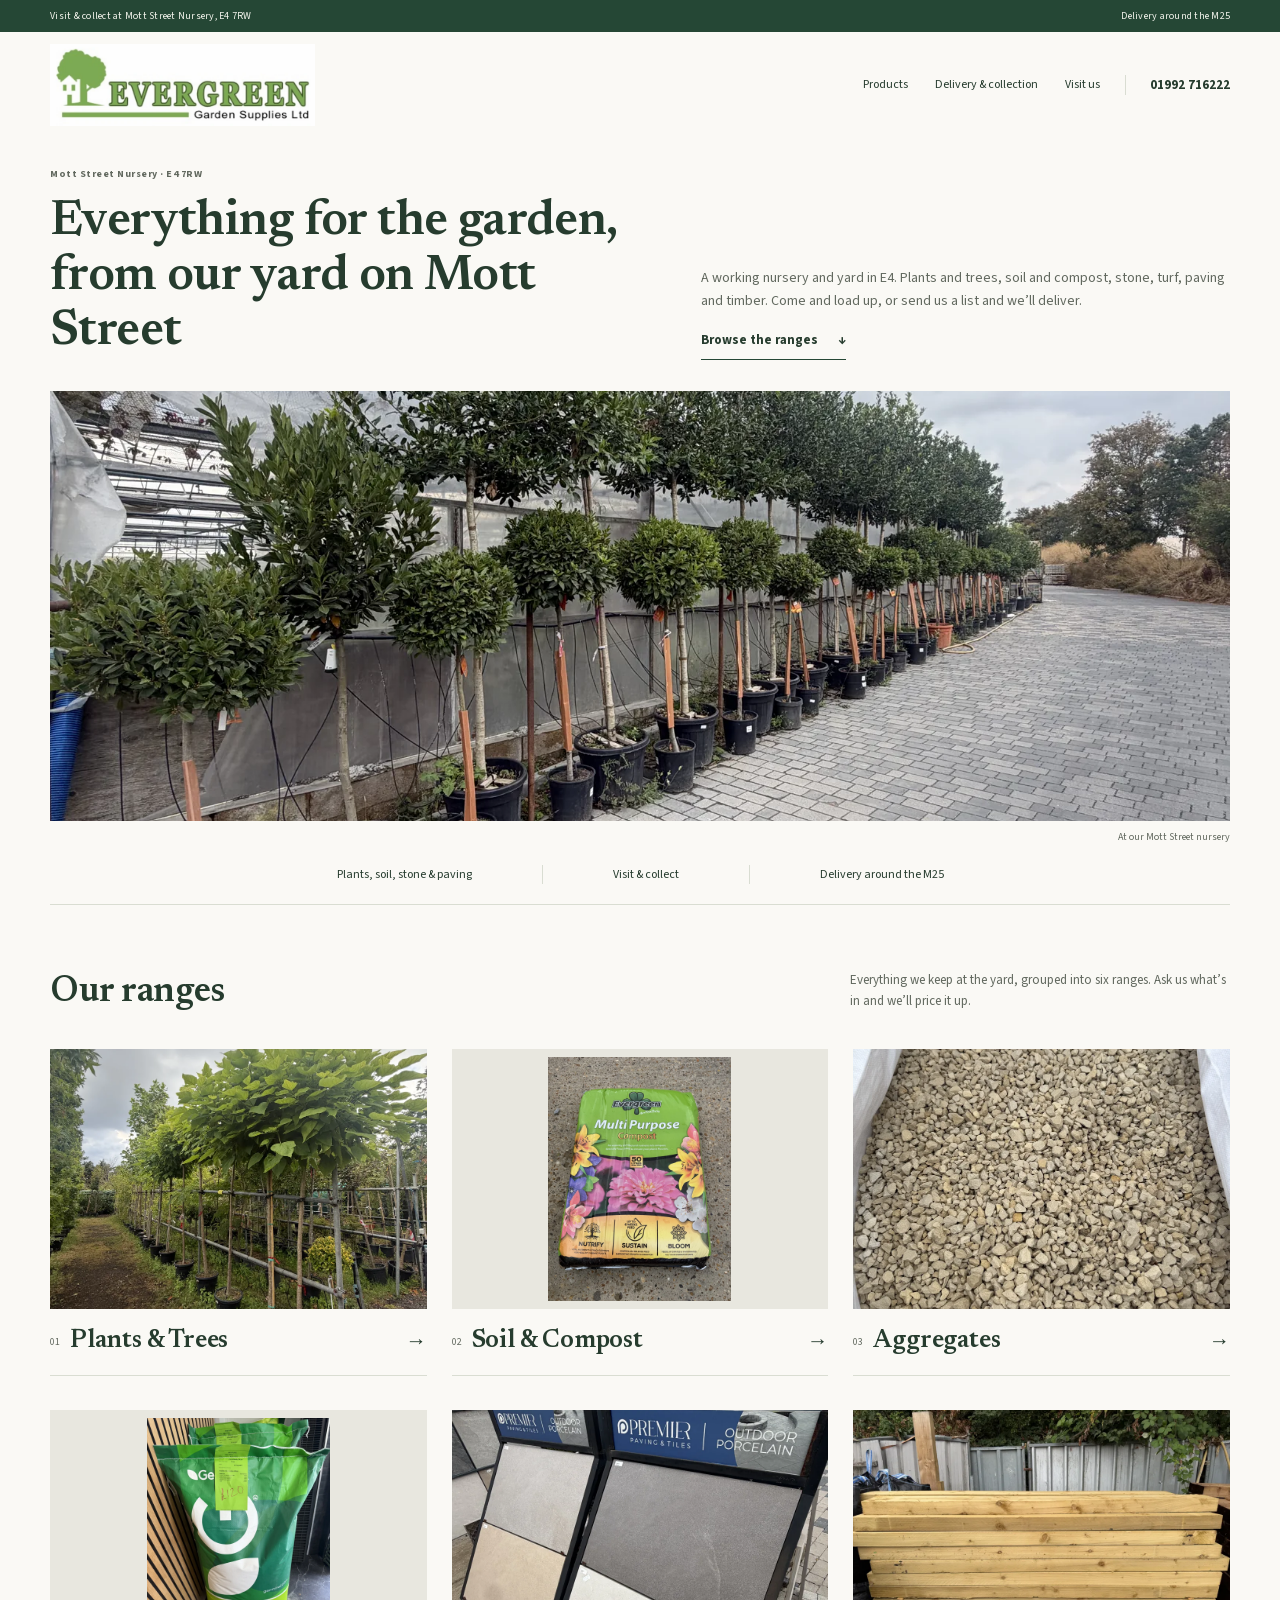
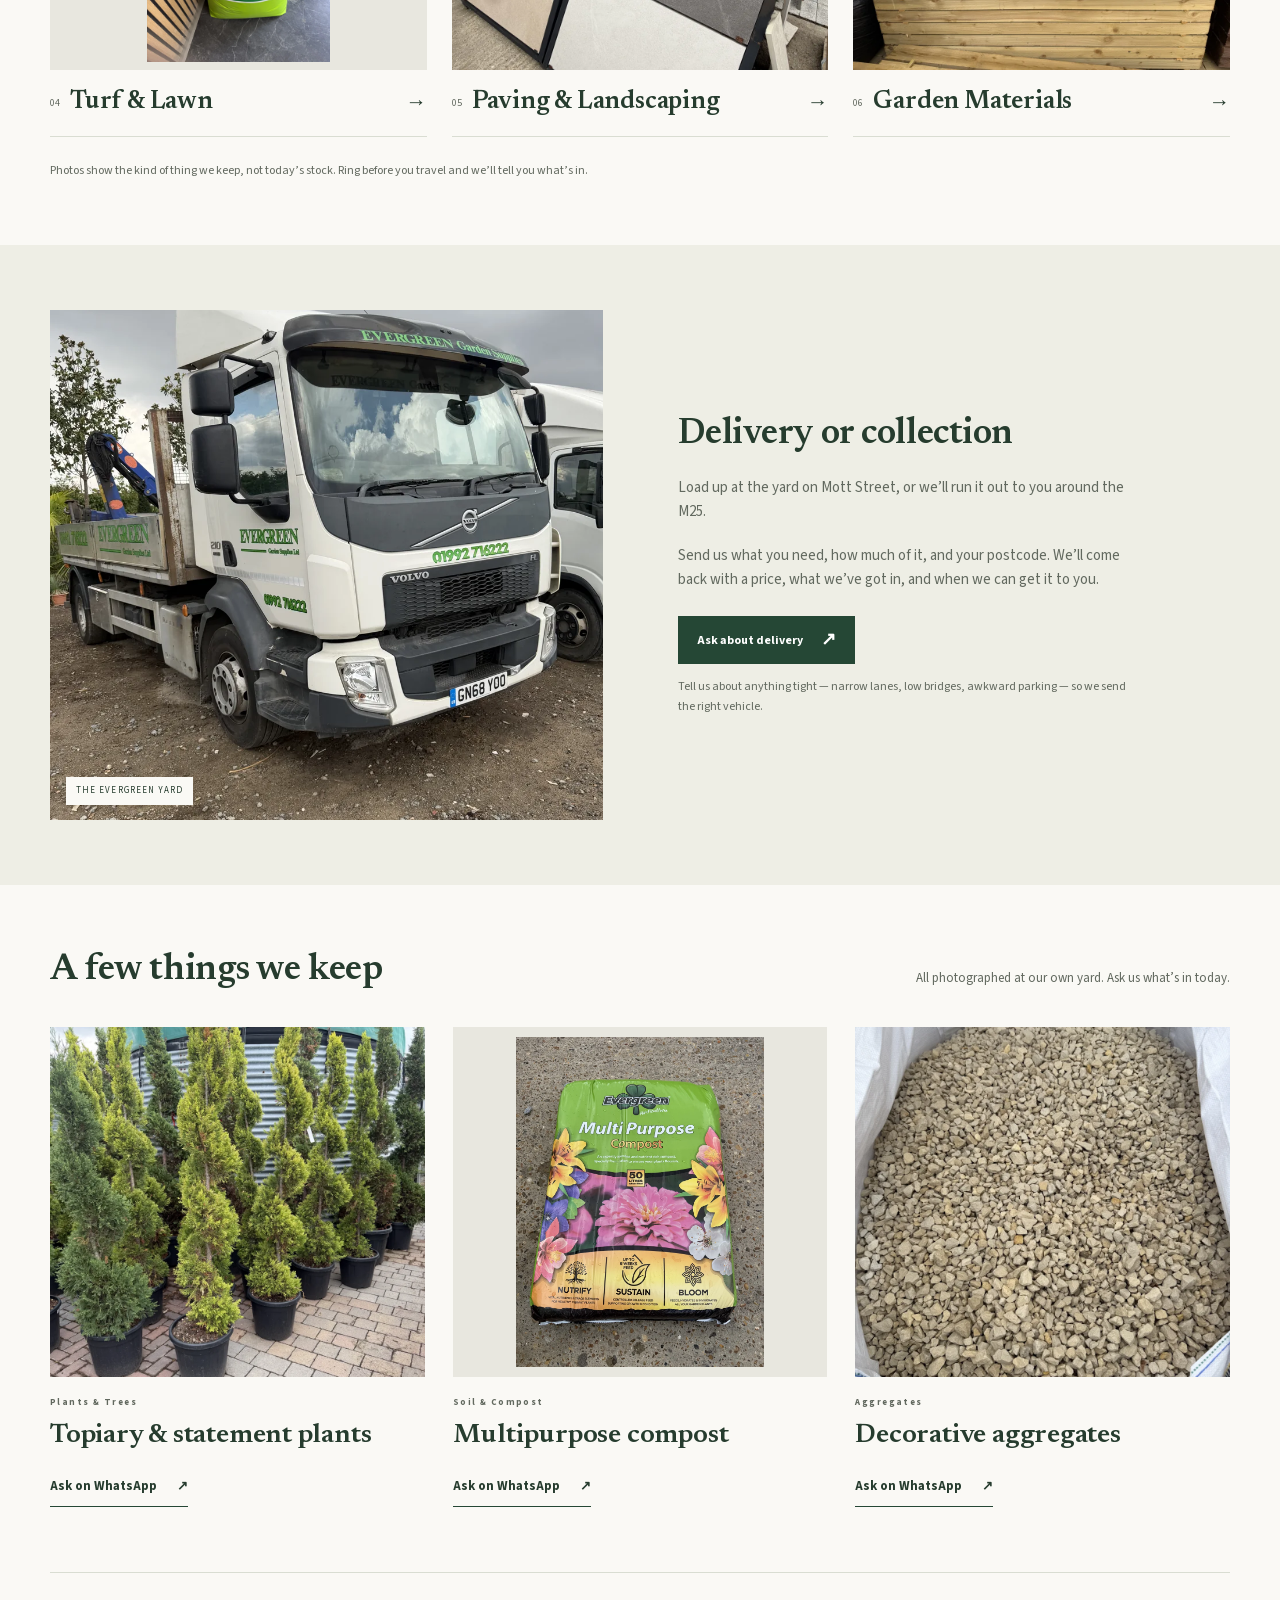
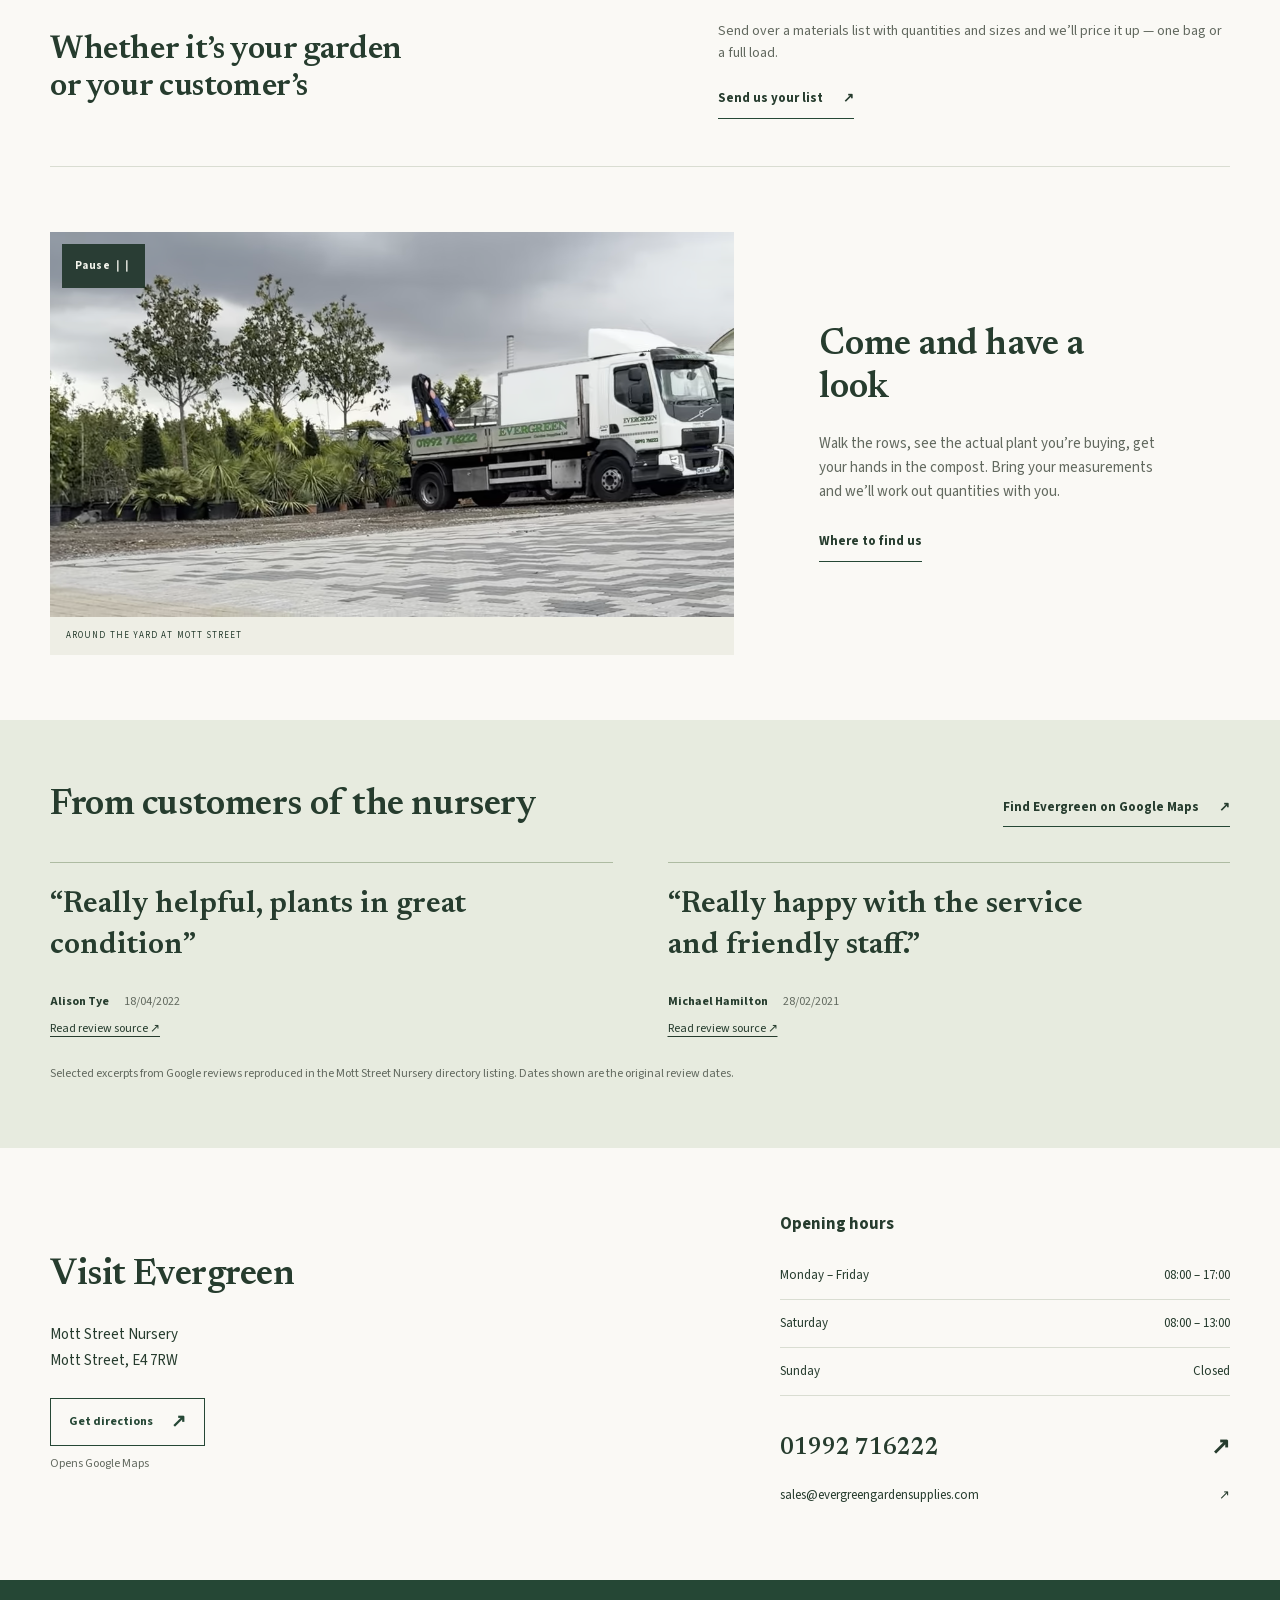
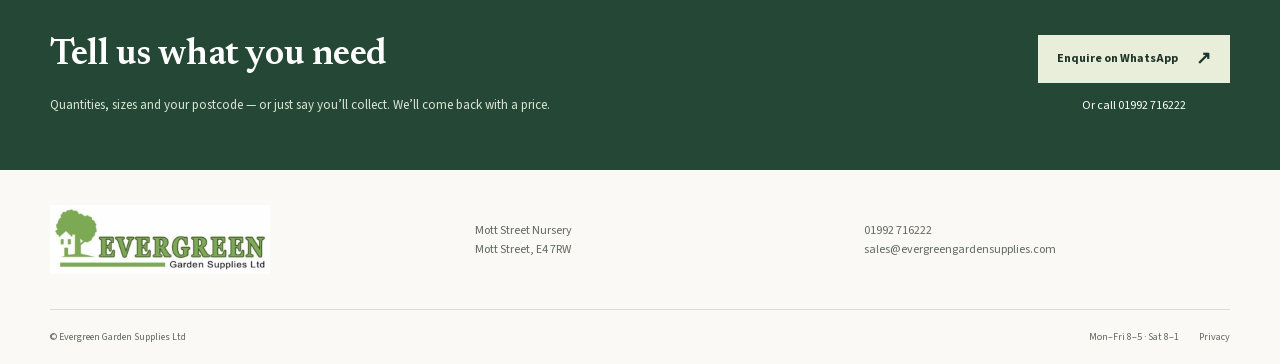
<file: index.html>
<!doctype html><html lang="en-GB"><head><meta charset="utf-8"><meta name="viewport" content="width=device-width, initial-scale=1"><title>Garden &amp; landscaping supplies in E4 | Evergreen Garden Supplies</title><meta name="description" content="Plants, trees, soil, aggregates and landscaping supplies at Mott Street Nursery, E4 7RW. Visit, collect or enquire about delivery around the M25.">
<meta name="theme-color" content="#254735">
<link rel="canonical" href="https://www.evergreengardensupplies.com/">
<meta property="og:title" content="Garden &amp; landscaping supplies in E4 | Evergreen Garden Supplies">
<meta property="og:description" content="Plants, trees, soil, aggregates and landscaping supplies at Mott Street Nursery, E4 7RW. Visit, collect or enquire about delivery around the M25.">
<meta property="og:type" content="website">
<meta property="og:locale" content="en_GB">
<meta property="og:site_name" content="Evergreen Garden Supplies Ltd">
<meta property="og:url" content="https://www.evergreengardensupplies.com/">
<meta property="og:image" content="https://www.evergreengardensupplies.com/assets/evergreen-nursery-social.jpg">
<meta property="og:image:width" content="1200">
<meta property="og:image:height" content="630">
<meta property="og:image:alt" content="Trees at Evergreen Garden Supplies, Mott Street Nursery">
<meta name="twitter:card" content="summary_large_image">
<meta name="twitter:title" content="Garden &amp; landscaping supplies in E4 | Evergreen Garden Supplies">
<meta name="twitter:description" content="Plants, trees, soil, aggregates and landscaping supplies at Mott Street Nursery, E4 7RW. Visit, collect or enquire about delivery around the M25.">
<meta name="twitter:image" content="https://www.evergreengardensupplies.com/assets/evergreen-nursery-social.jpg">
<meta name="twitter:image:alt" content="Trees at Evergreen Garden Supplies, Mott Street Nursery">
<script type="application/ld+json">{"@context": "https://schema.org", "@graph": [{"@type": "GardenStore", "@id": "https://www.evergreengardensupplies.com/#business", "name": "Evergreen Garden Supplies Ltd", "url": "https://www.evergreengardensupplies.com/", "telephone": "+441992716222", "email": "sales@evergreengardensupplies.com", "image": "https://www.evergreengardensupplies.com/assets/evergreen-nursery-social.jpg", "logo": "https://www.evergreengardensupplies.com/assets/logo.webp", "hasMap": "https://maps.google.com/?cid=11117923362961783136", "description": "A working nursery and garden supplies yard at Mott Street, E4 7RW. Plants and trees, soil and compost, aggregates, turf, paving and timber. Visit and collect, or ask about delivery around the M25.", "address": {"@type": "PostalAddress", "streetAddress": "Mott Street Nursery, Mott Street", "postalCode": "E4 7RW", "addressCountry": "GB"}, "areaServed": "Areas around the M25", "openingHoursSpecification": [{"@type": "OpeningHoursSpecification", "dayOfWeek": ["Monday", "Tuesday", "Wednesday", "Thursday", "Friday"], "opens": "08:00", "closes": "17:00"}, {"@type": "OpeningHoursSpecification", "dayOfWeek": "Saturday", "opens": "08:00", "closes": "13:00"}, {"@type": "OpeningHoursSpecification", "dayOfWeek": "Sunday", "opens": "00:00", "closes": "00:00"}], "contactPoint": {"@type": "ContactPoint", "contactType": "sales enquiries", "telephone": "+441992716222", "email": "sales@evergreengardensupplies.com", "url": "https://wa.me/447808516747"}}, {"@type": "WebSite", "@id": "https://www.evergreengardensupplies.com/#website", "url": "https://www.evergreengardensupplies.com/", "name": "Evergreen Garden Supplies Ltd", "inLanguage": "en-GB"}, {"@type": "WebPage", "@id": "https://www.evergreengardensupplies.com/#page", "url": "https://www.evergreengardensupplies.com/", "name": "Garden & landscaping supplies in E4 | Evergreen Garden Supplies", "description": "Plants, trees, soil, aggregates and landscaping supplies at Mott Street Nursery, E4 7RW. Visit, collect or enquire about delivery around the M25.", "inLanguage": "en-GB", "about": {"@id": "https://www.evergreengardensupplies.com/#business"}, "isPartOf": {"@id": "https://www.evergreengardensupplies.com/#website"}}]}</script><link rel="preload" href="/assets/fonts/newsreader.woff2" as="font" type="font/woff2" crossorigin><link rel="preload" href="/assets/fonts/source-sans-3.woff2" as="font" type="font/woff2" crossorigin><link rel="icon" href="/assets/logo.webp"><link rel="stylesheet" href="/styles.css"></head><body><a class="skip" href="#main">Skip to content</a><div class="topline"><span>Visit & collect at Mott Street Nursery, E4 7RW</span><span>Delivery around the M25</span></div><header class="header wrap"><a class="brand" href="/" aria-label="Evergreen Garden Supplies home"><img src="/assets/logo.webp" width="264" height="82" alt="Evergreen Garden Supplies Ltd"></a><nav aria-label="Main navigation"><a href="/#products">Products</a><a href="/#delivery">Delivery & collection</a><a href="/#visit">Visit us</a></nav><a class="header-phone" href="tel:+441992716222">01992 716222</a><button class="menu-toggle" hidden aria-expanded="false" aria-controls="mobile-menu">Menu <span aria-hidden="true">☰</span></button></header><nav id="mobile-menu" class="mobile-menu" aria-label="Mobile navigation" hidden><a href="/#products">Browse products</a><a href="/#delivery">Delivery & collection</a><a href="/#trade">Homeowners & trade</a><a href="/#visit">Visit & contact</a></nav><noscript><nav class="nojs-nav wrap" aria-label="Navigation"><a href="/#products">Products</a><a href="/#delivery">Delivery</a><a href="/#visit">Visit us</a></nav></noscript><main id="main"><section class="hero wrap"><div class="hero-panel"><div><p class="eyebrow">Mott Street Nursery · E4 7RW</p><h1>Everything for the garden, <br class="desktop-break">from our yard on Mott Street</h1></div><div class="hero-intro"><p>A working nursery and yard in E4. Plants and trees, soil and compost, stone, turf, paving and timber. Come and load up, or send us a list and we’ll deliver.</p><a class="text-link" href="/#products">Browse the ranges <span aria-hidden="true">↓</span></a></div></div><img src="/assets/hero-960.webp" srcset="/assets/hero-480.webp 480w, /assets/hero-960.webp 960w, /assets/hero-1600.webp 1600w" sizes="100vw" alt="Rows of trees beside the paved walkway at Evergreen Garden Supplies" width="960" height="720" fetchpriority="high" decoding="async"><div class="photo-credit">At our Mott Street nursery</div></section>
<div class="service-strip wrap"><span>Plants, soil, stone &amp; paving</span><span>Visit &amp; collect</span><span>Delivery around the M25</span></div>
<section class="section wrap" id="products"><div class="section-head"><div><h2>Our ranges</h2></div><p>Everything we keep at the yard, grouped into six ranges. Ask us what’s in and we’ll price it up.</p></div><div class="categories"><a class="category" href="/products/plants-trees/"><span class="frame"><img src="/assets/plants-960.webp" srcset="/assets/plants-480.webp 480w, /assets/plants-960.webp 960w" sizes="(min-width: 900px) 45vw, 100vw" alt="Rows of mature potted trees at Evergreen nursery" width="960" height="720" loading="lazy" decoding="async"></span><div class="category-label"><span class="number">01</span><h3>Plants &amp; Trees</h3><span class="arrow" aria-hidden="true">→</span></div></a><a class="category" href="/products/soil-compost/"><span class="frame"><img src="/assets/compost-960.webp" srcset="/assets/compost-480.webp 480w, /assets/compost-960.webp 960w" sizes="(min-width: 900px) 45vw, 100vw" alt="Bag of multipurpose compost photographed at Evergreen" width="960" height="720" loading="lazy" decoding="async"></span><div class="category-label"><span class="number">02</span><h3>Soil &amp; Compost</h3><span class="arrow" aria-hidden="true">→</span></div></a><a class="category" href="/products/aggregates/"><span class="frame"><img src="/assets/aggregates-960.webp" srcset="/assets/aggregates-480.webp 480w, /assets/aggregates-960.webp 960w" sizes="(min-width: 900px) 45vw, 100vw" alt="Pale decorative aggregate in a bulk bag at the yard" width="960" height="720" loading="lazy" decoding="async"></span><div class="category-label"><span class="number">03</span><h3>Aggregates</h3><span class="arrow" aria-hidden="true">→</span></div></a><a class="category" href="/products/turf-lawn/"><span class="frame"><img src="/assets/turf-960.webp" srcset="/assets/turf-480.webp 480w, /assets/turf-960.webp 960w" sizes="(min-width: 900px) 45vw, 100vw" alt="Bag of grass seed photographed at Evergreen" width="960" height="720" loading="lazy" decoding="async"></span><div class="category-label"><span class="number">04</span><h3>Turf &amp; Lawn</h3><span class="arrow" aria-hidden="true">→</span></div></a><a class="category" href="/products/paving-landscaping/"><span class="frame"><img src="/assets/paving-960.webp" srcset="/assets/paving-480.webp 480w, /assets/paving-960.webp 960w" sizes="(min-width: 900px) 45vw, 100vw" alt="Paving sample display at Evergreen Garden Supplies" width="960" height="720" loading="lazy" decoding="async"></span><div class="category-label"><span class="number">05</span><h3>Paving &amp; Landscaping</h3><span class="arrow" aria-hidden="true">→</span></div></a><a class="category" href="/products/garden-materials/"><span class="frame"><img src="/assets/materials-960.webp" srcset="/assets/materials-480.webp 480w, /assets/materials-960.webp 960w" sizes="(min-width: 900px) 45vw, 100vw" alt="Stacked timber garden materials at Evergreen" width="960" height="720" loading="lazy" decoding="async"></span><div class="category-label"><span class="number">06</span><h3>Garden Materials</h3><span class="arrow" aria-hidden="true">→</span></div></a></div><p class="range-note">Photos show the kind of thing we keep, not today’s stock. Ring before you travel and we’ll tell you what’s in.</p></section>
<section class="delivery section" id="delivery"><div class="wrap split"><div class="delivery-photo"><img src="/assets/lorry-960.webp" srcset="/assets/lorry-480.webp 480w, /assets/lorry-960.webp 960w" sizes="(min-width: 900px) 45vw, 100vw" alt="Evergreen delivery lorry parked at Mott Street Nursery" width="960" height="720" loading="lazy" decoding="async"><span class="image-caption">THE EVERGREEN YARD</span></div><div class="delivery-copy"><h2>Delivery or collection</h2><p>Load up at the yard on Mott Street, or we’ll run it out to you around the M25.</p><p>Send us what you need, how much of it, and your postcode. We’ll come back with a price, what we’ve got in, and when we can get it to you.</p><a class="button primary" href="https://wa.me/447808516747?text=Hi%20Evergreen%2C%20I%20would%20like%20to%20enquire%20about%20delivery.%0A%0AQuantity%20/%20area%3A%20%0ADelivery%20postcode%20%28or%20collection%29%3A%20%0ADetails%3A%20">Ask about delivery<span aria-hidden="true">↗</span></a><p class="small">Tell us about anything tight — narrow lanes, low bridges, awkward parking — so we send the right vehicle.</p></div></div></section>
<section class="section wrap" id="featured"><div class="section-head"><div><h2>A few things we keep</h2></div><p>All photographed at our own yard. Ask us what’s in today.</p></div><div class="features"><article class="feature"><span class="frame"><img src="/assets/topiary-960.webp" srcset="/assets/topiary-480.webp 480w, /assets/topiary-960.webp 960w" sizes="(min-width: 900px) 45vw, 100vw" alt="Sculptural potted topiary photographed at the Evergreen yard" width="960" height="720" loading="lazy" decoding="async"></span><p class="eyebrow">Plants &amp; Trees</p><h3><a href="/products/plants-trees/">Topiary &amp; statement plants</a></h3><a class="text-link" aria-label="Ask on WhatsApp about Topiary &amp; statement plants" href="https://wa.me/447808516747?text=Hi%20Evergreen%2C%20I%20would%20like%20to%20enquire%20about%20Topiary%20%26%20statement%20plants.%0A%0AQuantity%20/%20area%3A%20%0ADelivery%20postcode%20%28or%20collection%29%3A%20%0ADetails%3A%20">Ask on WhatsApp <span aria-hidden="true">↗</span></a></article><article class="feature"><span class="frame"><img src="/assets/compost-960.webp" srcset="/assets/compost-480.webp 480w, /assets/compost-960.webp 960w" sizes="(min-width: 900px) 45vw, 100vw" alt="Evergreen multipurpose compost bag" width="960" height="720" loading="lazy" decoding="async"></span><p class="eyebrow">Soil &amp; Compost</p><h3><a href="/products/soil-compost/">Multipurpose compost</a></h3><a class="text-link" aria-label="Ask on WhatsApp about Multipurpose compost" href="https://wa.me/447808516747?text=Hi%20Evergreen%2C%20I%20would%20like%20to%20enquire%20about%20Multipurpose%20compost.%0A%0AQuantity%20/%20area%3A%20%0ADelivery%20postcode%20%28or%20collection%29%3A%20%0ADetails%3A%20">Ask on WhatsApp <span aria-hidden="true">↗</span></a></article><article class="feature"><span class="frame"><img src="/assets/aggregates-960.webp" srcset="/assets/aggregates-480.webp 480w, /assets/aggregates-960.webp 960w" sizes="(min-width: 900px) 45vw, 100vw" alt="Decorative stone in a bulk bag at Evergreen" width="960" height="720" loading="lazy" decoding="async"></span><p class="eyebrow">Aggregates</p><h3><a href="/products/aggregates/">Decorative aggregates</a></h3><a class="text-link" aria-label="Ask on WhatsApp about Decorative aggregates" href="https://wa.me/447808516747?text=Hi%20Evergreen%2C%20I%20would%20like%20to%20enquire%20about%20Decorative%20aggregates.%0A%0AQuantity%20/%20area%3A%20%0ADelivery%20postcode%20%28or%20collection%29%3A%20%0ADetails%3A%20">Ask on WhatsApp <span aria-hidden="true">↗</span></a></article></div></section>
<section class="trade wrap" id="trade"><div><h2>Whether it’s your garden <br class="desktop-break">or your customer’s</h2></div><div><p>Send over a materials list with quantities and sizes and we’ll price it up — one bag or a full load.</p><a class="text-link" href="https://wa.me/447808516747?text=Hi%20Evergreen%2C%20I%20would%20like%20to%20enquire%20about%20supplies%20for%20my%20garden%20or%20landscaping%20project.%0A%0AQuantity%20/%20area%3A%20%0ADelivery%20postcode%20%28or%20collection%29%3A%20%0ADetails%3A%20">Send us your list <span aria-hidden="true">↗</span></a></div></section>
<section class="yard section wrap" id="yard"><div class="yard-media"><video class="yard-video" muted loop playsinline preload="metadata" poster="/assets/yard-poster-960.webp" width="1080" height="608" aria-label="A slow pan across the Evergreen yard: the delivery lorry, the polytunnels and potted plants"><source src="/assets/yard-landscape.webm" type="video/webm"><source src="/assets/yard-landscape.mp4" type="video/mp4"></video><button class="video-toggle" type="button" hidden data-video-toggle>Play<span aria-hidden="true"> ▶</span></button><p class="image-caption">AROUND THE YARD AT MOTT STREET</p></div><div class="yard-copy"><h2>Come and have a look</h2><p>Walk the rows, see the actual plant you’re buying, get your hands in the compost. Bring your measurements and we’ll work out quantities with you.</p><a class="text-link" href="/#visit">Where to find us</a></div></section>
<section class="reviews section" id="reviews"><div class="wrap"><div class="section-head"><div><h2>From customers of the nursery</h2></div><a class="text-link" href="https://maps.google.com/?cid=11117923362961783136">Find Evergreen on Google Maps <span aria-hidden="true">↗</span></a></div><div class="review-grid"><figure><blockquote>“Really helpful, plants in great condition”</blockquote><figcaption><strong>Alison Tye</strong><time datetime="2022-04-18">18/04/2022</time><a href="https://absolutelandscapes.org/local/business/mott-street-nursery-286929">Read review source ↗</a></figcaption></figure><figure><blockquote>“Really happy with the service and friendly staff.”</blockquote><figcaption><strong>Michael Hamilton</strong><time datetime="2021-02-28">28/02/2021</time><a href="https://absolutelandscapes.org/local/business/mott-street-nursery-286929">Read review source ↗</a></figcaption></figure></div><p class="small">Selected excerpts from Google reviews reproduced in the Mott Street Nursery directory listing. Dates shown are the original review dates.</p></div></section>
<section class="section wrap visit" id="visit"><div><h2>Visit Evergreen</h2><address>Mott Street Nursery<br>Mott Street, E4 7RW</address><a class="button outline" href="https://www.google.com/maps/search/?api=1&amp;query=Evergreen+Garden+Supplies+Mott+Street+Nursery+E4+7RW">Get directions<span aria-hidden="true">↗</span></a><p class="small">Opens Google Maps</p></div><div class="visit-details"><h3>Opening hours</h3><dl class="hours"><div><dt>Monday – Friday</dt><dd>08:00 – 17:00</dd></div><div><dt>Saturday</dt><dd>08:00 – 13:00</dd></div><div><dt>Sunday</dt><dd>Closed</dd></div></dl><div class="contact-links"><a href="tel:+441992716222">01992 716222 <span aria-hidden="true">↗</span></a><a href="mailto:sales@evergreengardensupplies.com">sales@evergreengardensupplies.com <span aria-hidden="true">↗</span></a></div></div></section><section class="final-cta"><div class="wrap final-inner"><div><h2>Tell us what you need</h2><p>Quantities, sizes and your postcode — or just say you’ll collect. We’ll come back with a price.</p></div><div class="final-actions"><a class="button light" href="https://wa.me/447808516747?text=Hi%20Evergreen%2C%20I%20would%20like%20to%20enquire%20about%20garden%20supplies.%0A%0AQuantity%20/%20area%3A%20%0ADelivery%20postcode%20%28or%20collection%29%3A%20%0ADetails%3A%20">Enquire on WhatsApp<span aria-hidden="true">↗</span></a><a href="tel:+441992716222">Or call 01992 716222</a></div></div></section></main><footer class="wrap"><div class="footer-main"><a href="/" aria-label="Evergreen home"><img src="/assets/logo.webp" width="230" height="72" alt="Evergreen Garden Supplies Ltd" loading="lazy"></a><p>Mott Street Nursery<br>Mott Street, E4 7RW</p><div><a href="tel:+441992716222">01992 716222</a><br><a href="mailto:sales@evergreengardensupplies.com">sales@evergreengardensupplies.com</a></div></div><div class="footer-small"><span>© Evergreen Garden Supplies Ltd</span><span>Mon–Fri 8–5 · Sat 8–1</span><a href="/privacy/">Privacy</a></div></footer><div class="mobile-actions" aria-label="Quick contact"><a class="button primary" href="https://wa.me/447808516747?text=Hi%20Evergreen%2C%20I%20would%20like%20to%20enquire%20about%20garden%20supplies.%0A%0AQuantity%20/%20area%3A%20%0ADelivery%20postcode%20%28or%20collection%29%3A%20%0ADetails%3A%20">WhatsApp</a><a class="button outline" href="tel:+441992716222">Call us</a></div><script src="/site.js" defer></script></body></html>
</file>
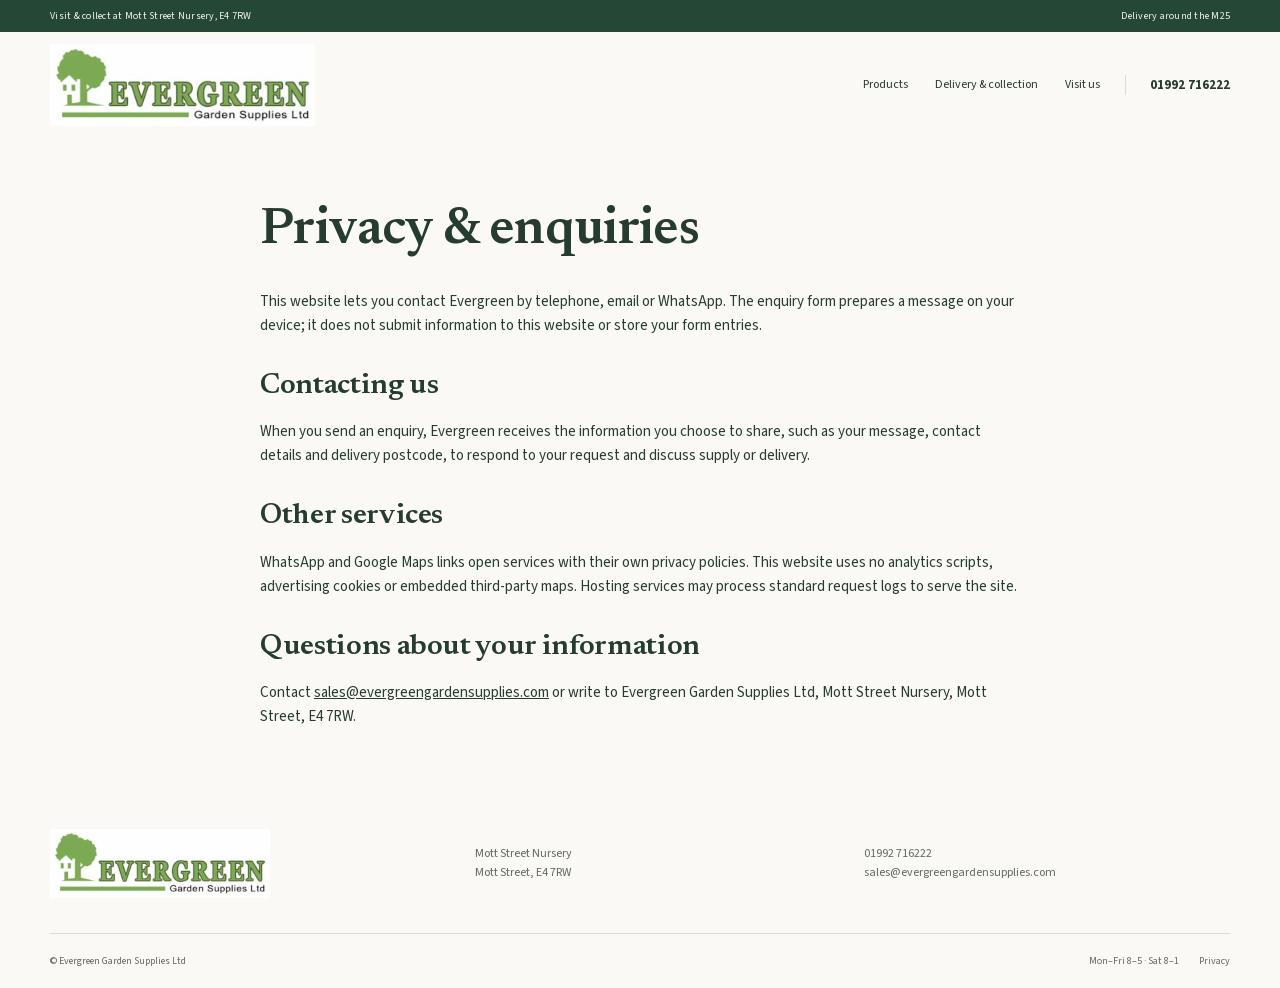
<file: privacy/index.html>
<!doctype html><html lang="en-GB"><head><meta charset="utf-8"><meta name="viewport" content="width=device-width, initial-scale=1"><title>Privacy | Evergreen Garden Supplies</title><meta name="description" content="How enquiries through this website work.">
<meta name="theme-color" content="#254735">
<link rel="canonical" href="https://www.evergreengardensupplies.com/privacy/">
<meta property="og:title" content="Privacy | Evergreen Garden Supplies">
<meta property="og:description" content="How enquiries through this website work.">
<meta property="og:type" content="website">
<meta property="og:locale" content="en_GB">
<meta property="og:site_name" content="Evergreen Garden Supplies Ltd">
<meta property="og:url" content="https://www.evergreengardensupplies.com/privacy/">
<meta property="og:image" content="https://www.evergreengardensupplies.com/assets/evergreen-nursery-social.jpg">
<meta property="og:image:width" content="1200">
<meta property="og:image:height" content="630">
<meta property="og:image:alt" content="Trees at Evergreen Garden Supplies, Mott Street Nursery">
<meta name="twitter:card" content="summary_large_image">
<meta name="twitter:title" content="Privacy | Evergreen Garden Supplies">
<meta name="twitter:description" content="How enquiries through this website work.">
<meta name="twitter:image" content="https://www.evergreengardensupplies.com/assets/evergreen-nursery-social.jpg">
<meta name="twitter:image:alt" content="Trees at Evergreen Garden Supplies, Mott Street Nursery">
<script type="application/ld+json">{"@context": "https://schema.org", "@graph": [{"@type": "GardenStore", "@id": "https://www.evergreengardensupplies.com/#business", "name": "Evergreen Garden Supplies Ltd", "url": "https://www.evergreengardensupplies.com/", "telephone": "+441992716222", "email": "sales@evergreengardensupplies.com", "image": "https://www.evergreengardensupplies.com/assets/evergreen-nursery-social.jpg", "logo": "https://www.evergreengardensupplies.com/assets/logo.webp", "hasMap": "https://maps.google.com/?cid=11117923362961783136", "description": "A working nursery and garden supplies yard at Mott Street, E4 7RW. Plants and trees, soil and compost, aggregates, turf, paving and timber. Visit and collect, or ask about delivery around the M25.", "address": {"@type": "PostalAddress", "streetAddress": "Mott Street Nursery, Mott Street", "postalCode": "E4 7RW", "addressCountry": "GB"}, "areaServed": "Areas around the M25", "openingHoursSpecification": [{"@type": "OpeningHoursSpecification", "dayOfWeek": ["Monday", "Tuesday", "Wednesday", "Thursday", "Friday"], "opens": "08:00", "closes": "17:00"}, {"@type": "OpeningHoursSpecification", "dayOfWeek": "Saturday", "opens": "08:00", "closes": "13:00"}, {"@type": "OpeningHoursSpecification", "dayOfWeek": "Sunday", "opens": "00:00", "closes": "00:00"}], "contactPoint": {"@type": "ContactPoint", "contactType": "sales enquiries", "telephone": "+441992716222", "email": "sales@evergreengardensupplies.com", "url": "https://wa.me/447808516747"}}, {"@type": "WebSite", "@id": "https://www.evergreengardensupplies.com/#website", "url": "https://www.evergreengardensupplies.com/", "name": "Evergreen Garden Supplies Ltd", "inLanguage": "en-GB"}, {"@type": "WebPage", "@id": "https://www.evergreengardensupplies.com/privacy/#page", "url": "https://www.evergreengardensupplies.com/privacy/", "name": "Privacy | Evergreen Garden Supplies", "description": "How enquiries through this website work.", "inLanguage": "en-GB", "about": {"@id": "https://www.evergreengardensupplies.com/#business"}, "isPartOf": {"@id": "https://www.evergreengardensupplies.com/#website"}}]}</script><link rel="preload" href="/assets/fonts/newsreader.woff2" as="font" type="font/woff2" crossorigin><link rel="preload" href="/assets/fonts/source-sans-3.woff2" as="font" type="font/woff2" crossorigin><link rel="icon" href="/assets/logo.webp"><link rel="stylesheet" href="/styles.css"></head><body><a class="skip" href="#main">Skip to content</a><div class="topline"><span>Visit & collect at Mott Street Nursery, E4 7RW</span><span>Delivery around the M25</span></div><header class="header wrap"><a class="brand" href="/" aria-label="Evergreen Garden Supplies home"><img src="/assets/logo.webp" width="264" height="82" alt="Evergreen Garden Supplies Ltd"></a><nav aria-label="Main navigation"><a href="/#products">Products</a><a href="/#delivery">Delivery & collection</a><a href="/#visit">Visit us</a></nav><a class="header-phone" href="tel:+441992716222">01992 716222</a><button class="menu-toggle" hidden aria-expanded="false" aria-controls="mobile-menu">Menu <span aria-hidden="true">☰</span></button></header><nav id="mobile-menu" class="mobile-menu" aria-label="Mobile navigation" hidden><a href="/#products">Browse products</a><a href="/#delivery">Delivery & collection</a><a href="/#trade">Homeowners & trade</a><a href="/#visit">Visit & contact</a></nav><noscript><nav class="nojs-nav wrap" aria-label="Navigation"><a href="/#products">Products</a><a href="/#delivery">Delivery</a><a href="/#visit">Visit us</a></nav></noscript><main id="main"><section class="section wrap prose"><h1>Privacy &amp; enquiries</h1><p>This website lets you contact Evergreen by telephone, email or WhatsApp. The enquiry form prepares a message on your device; it does not submit information to this website or store your form entries.</p><h2>Contacting us</h2><p>When you send an enquiry, Evergreen receives the information you choose to share, such as your message, contact details and delivery postcode, to respond to your request and discuss supply or delivery.</p><h2>Other services</h2><p>WhatsApp and Google Maps links open services with their own privacy policies. This website uses no analytics scripts, advertising cookies or embedded third-party maps. Hosting services may process standard request logs to serve the site.</p><h2>Questions about your information</h2><p>Contact <a href="mailto:sales@evergreengardensupplies.com">sales@evergreengardensupplies.com</a> or write to Evergreen Garden Supplies Ltd, Mott Street Nursery, Mott Street, E4 7RW.</p></section></main><footer class="wrap"><div class="footer-main"><a href="/" aria-label="Evergreen home"><img src="/assets/logo.webp" width="230" height="72" alt="Evergreen Garden Supplies Ltd" loading="lazy"></a><p>Mott Street Nursery<br>Mott Street, E4 7RW</p><div><a href="tel:+441992716222">01992 716222</a><br><a href="mailto:sales@evergreengardensupplies.com">sales@evergreengardensupplies.com</a></div></div><div class="footer-small"><span>© Evergreen Garden Supplies Ltd</span><span>Mon–Fri 8–5 · Sat 8–1</span><a href="/privacy/">Privacy</a></div></footer><div class="mobile-actions" aria-label="Quick contact"><a class="button primary" href="https://wa.me/447808516747?text=Hi%20Evergreen%2C%20I%20would%20like%20to%20enquire%20about%20garden%20supplies.%0A%0AQuantity%20/%20area%3A%20%0ADelivery%20postcode%20%28or%20collection%29%3A%20%0ADetails%3A%20">WhatsApp</a><a class="button outline" href="tel:+441992716222">Call us</a></div><script src="/site.js" defer></script></body></html>
</file>
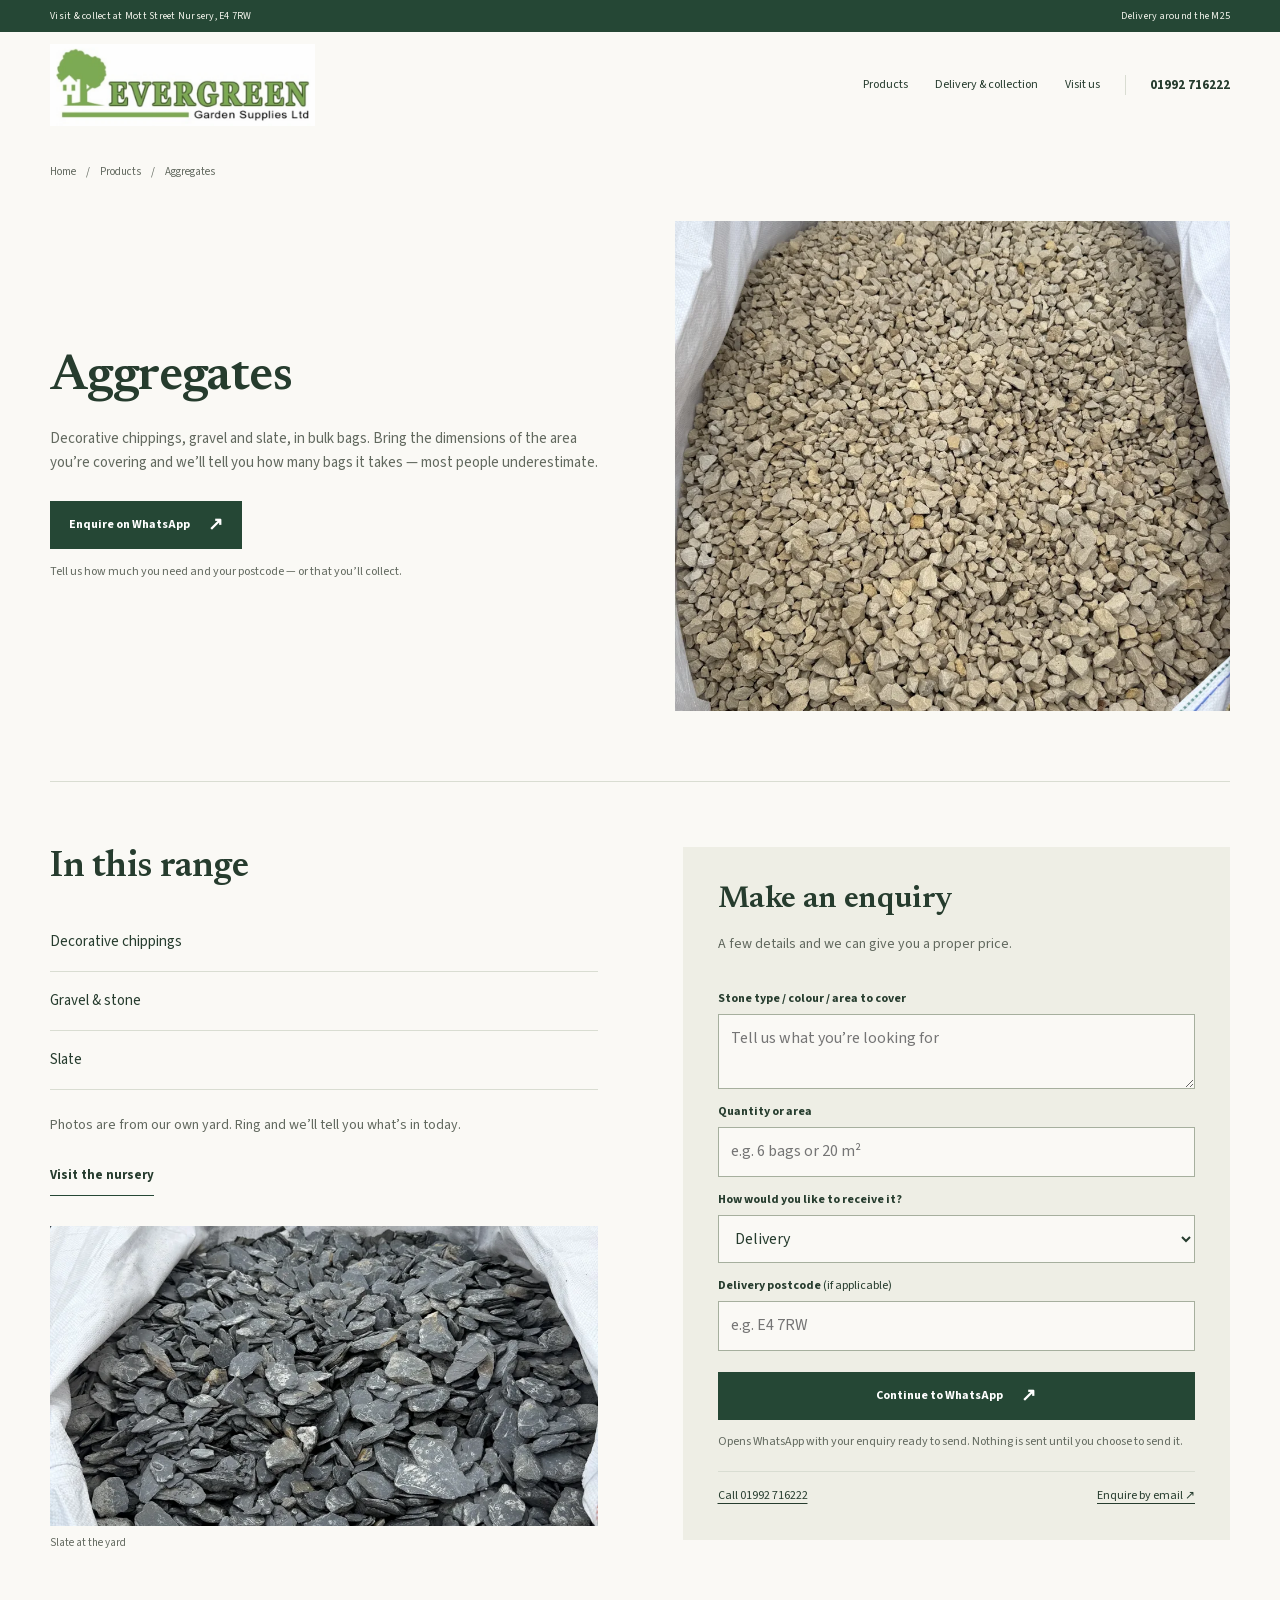
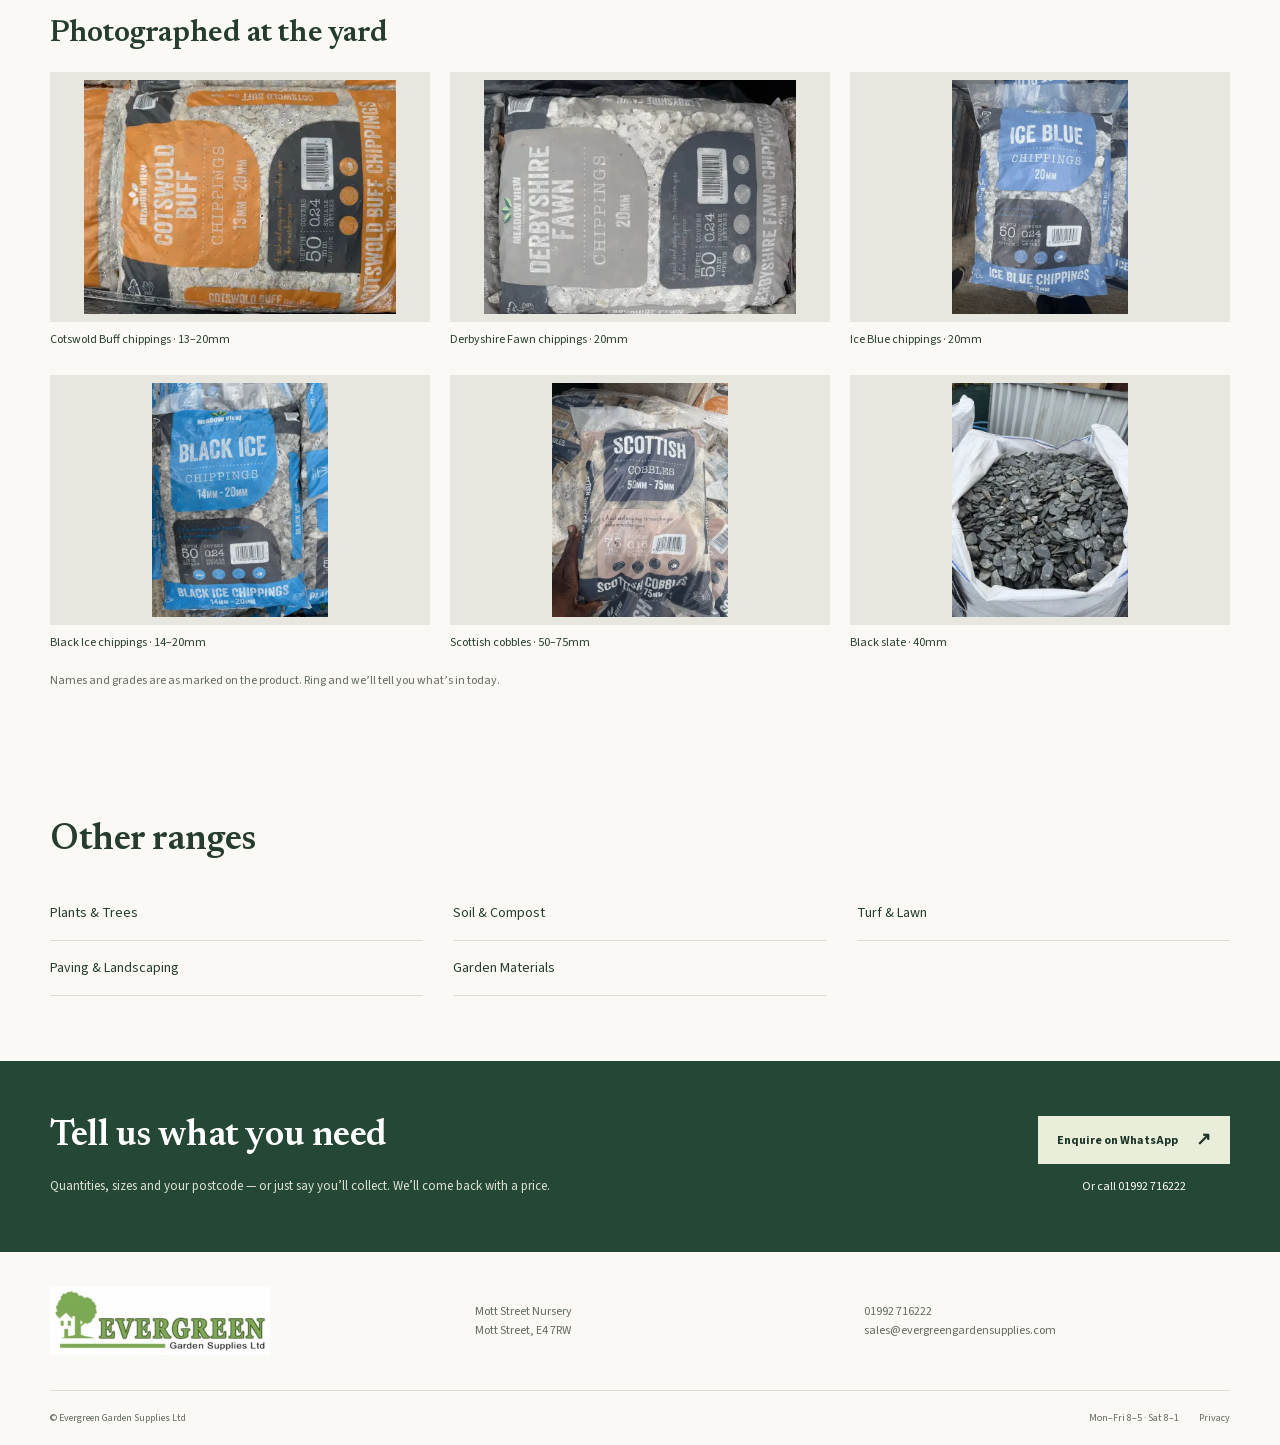
<file: products/aggregates/index.html>
<!doctype html><html lang="en-GB"><head><meta charset="utf-8"><meta name="viewport" content="width=device-width, initial-scale=1"><title>Aggregates | Evergreen Garden Supplies</title><meta name="description" content="Decorative stone, gravel and slate at Evergreen, Mott Street Nursery, E4 7RW. Enquire about colours, quantities, current prices and delivery.">
<meta name="theme-color" content="#254735">
<link rel="canonical" href="https://www.evergreengardensupplies.com/products/aggregates/">
<meta property="og:title" content="Aggregates | Evergreen Garden Supplies">
<meta property="og:description" content="Decorative stone, gravel and slate at Evergreen, Mott Street Nursery, E4 7RW. Enquire about colours, quantities, current prices and delivery.">
<meta property="og:type" content="website">
<meta property="og:locale" content="en_GB">
<meta property="og:site_name" content="Evergreen Garden Supplies Ltd">
<meta property="og:url" content="https://www.evergreengardensupplies.com/products/aggregates/">
<meta property="og:image" content="https://www.evergreengardensupplies.com/assets/evergreen-nursery-social.jpg">
<meta property="og:image:width" content="1200">
<meta property="og:image:height" content="630">
<meta property="og:image:alt" content="Trees at Evergreen Garden Supplies, Mott Street Nursery">
<meta name="twitter:card" content="summary_large_image">
<meta name="twitter:title" content="Aggregates | Evergreen Garden Supplies">
<meta name="twitter:description" content="Decorative stone, gravel and slate at Evergreen, Mott Street Nursery, E4 7RW. Enquire about colours, quantities, current prices and delivery.">
<meta name="twitter:image" content="https://www.evergreengardensupplies.com/assets/evergreen-nursery-social.jpg">
<meta name="twitter:image:alt" content="Trees at Evergreen Garden Supplies, Mott Street Nursery">
<script type="application/ld+json">{"@context": "https://schema.org", "@graph": [{"@type": "GardenStore", "@id": "https://www.evergreengardensupplies.com/#business", "name": "Evergreen Garden Supplies Ltd", "url": "https://www.evergreengardensupplies.com/", "telephone": "+441992716222", "email": "sales@evergreengardensupplies.com", "image": "https://www.evergreengardensupplies.com/assets/evergreen-nursery-social.jpg", "logo": "https://www.evergreengardensupplies.com/assets/logo.webp", "hasMap": "https://maps.google.com/?cid=11117923362961783136", "description": "A working nursery and garden supplies yard at Mott Street, E4 7RW. Plants and trees, soil and compost, aggregates, turf, paving and timber. Visit and collect, or ask about delivery around the M25.", "address": {"@type": "PostalAddress", "streetAddress": "Mott Street Nursery, Mott Street", "postalCode": "E4 7RW", "addressCountry": "GB"}, "areaServed": "Areas around the M25", "openingHoursSpecification": [{"@type": "OpeningHoursSpecification", "dayOfWeek": ["Monday", "Tuesday", "Wednesday", "Thursday", "Friday"], "opens": "08:00", "closes": "17:00"}, {"@type": "OpeningHoursSpecification", "dayOfWeek": "Saturday", "opens": "08:00", "closes": "13:00"}, {"@type": "OpeningHoursSpecification", "dayOfWeek": "Sunday", "opens": "00:00", "closes": "00:00"}], "contactPoint": {"@type": "ContactPoint", "contactType": "sales enquiries", "telephone": "+441992716222", "email": "sales@evergreengardensupplies.com", "url": "https://wa.me/447808516747"}}, {"@type": "WebSite", "@id": "https://www.evergreengardensupplies.com/#website", "url": "https://www.evergreengardensupplies.com/", "name": "Evergreen Garden Supplies Ltd", "inLanguage": "en-GB"}, {"@type": "CollectionPage", "name": "Aggregates | Evergreen Garden Supplies", "description": "Decorative stone, gravel and slate at Evergreen, Mott Street Nursery, E4 7RW. Enquire about colours, quantities, current prices and delivery.", "@id": "https://www.evergreengardensupplies.com/products/aggregates/#page", "url": "https://www.evergreengardensupplies.com/products/aggregates/", "inLanguage": "en-GB", "about": {"@id": "https://www.evergreengardensupplies.com/#business"}, "isPartOf": {"@id": "https://www.evergreengardensupplies.com/#website"}}, {"@type": "BreadcrumbList", "itemListElement": [{"@type": "ListItem", "position": 1, "name": "Home", "item": "https://www.evergreengardensupplies.com/"}, {"@type": "ListItem", "position": 2, "name": "Aggregates", "item": "https://www.evergreengardensupplies.com/products/aggregates/"}]}]}</script><link rel="preload" href="/assets/fonts/newsreader.woff2" as="font" type="font/woff2" crossorigin><link rel="preload" href="/assets/fonts/source-sans-3.woff2" as="font" type="font/woff2" crossorigin><link rel="icon" href="/assets/logo.webp"><link rel="stylesheet" href="/styles.css"></head><body><a class="skip" href="#main">Skip to content</a><div class="topline"><span>Visit & collect at Mott Street Nursery, E4 7RW</span><span>Delivery around the M25</span></div><header class="header wrap"><a class="brand" href="/" aria-label="Evergreen Garden Supplies home"><img src="/assets/logo.webp" width="264" height="82" alt="Evergreen Garden Supplies Ltd"></a><nav aria-label="Main navigation"><a href="/#products">Products</a><a href="/#delivery">Delivery & collection</a><a href="/#visit">Visit us</a></nav><a class="header-phone" href="tel:+441992716222">01992 716222</a><button class="menu-toggle" hidden aria-expanded="false" aria-controls="mobile-menu">Menu <span aria-hidden="true">☰</span></button></header><nav id="mobile-menu" class="mobile-menu" aria-label="Mobile navigation" hidden><a href="/#products">Browse products</a><a href="/#delivery">Delivery & collection</a><a href="/#trade">Homeowners & trade</a><a href="/#visit">Visit & contact</a></nav><noscript><nav class="nojs-nav wrap" aria-label="Navigation"><a href="/#products">Products</a><a href="/#delivery">Delivery</a><a href="/#visit">Visit us</a></nav></noscript><main id="main"><div class="wrap breadcrumb"><a href="/">Home</a><span aria-hidden="true">/</span><a href="/#products">Products</a><span aria-hidden="true">/</span><span>Aggregates</span></div><section class="wrap category-hero"><div><h1>Aggregates</h1><p class="lead">Decorative chippings, gravel and slate, in bulk bags. Bring the dimensions of the area you’re covering and we’ll tell you how many bags it takes — most people underestimate.</p><a class="button primary" href="https://wa.me/447808516747?text=Hi%20Evergreen%2C%20I%20would%20like%20to%20enquire%20about%20Aggregates.%0A%0AQuantity%20/%20area%3A%20%0ADelivery%20postcode%20%28or%20collection%29%3A%20%0ADetails%3A%20">Enquire on WhatsApp<span aria-hidden="true">↗</span></a><p class="small">Tell us how much you need and your postcode — or that you’ll collect.</p></div><img src="/assets/aggregates-960.webp" srcset="/assets/aggregates-480.webp 480w, /assets/aggregates-960.webp 960w" sizes="100vw" alt="Pale decorative aggregate in a bulk bag at the yard" width="960" height="720" fetchpriority="high" decoding="async"></section><section class="section wrap category-detail"><div><h2>In this range</h2><ul class="range-list"><li>Decorative chippings</li><li>Gravel &amp; stone</li><li>Slate</li></ul><p>Photos are from our own yard. Ring and we’ll tell you what’s in today.</p><a class="text-link" href="/#visit">Visit the nursery</a><figure class="supporting-photo"><img src="/assets/stone-960.webp" srcset="/assets/stone-480.webp 480w, /assets/stone-960.webp 960w" sizes="(min-width: 900px) 45vw, 100vw" alt="Slate pieces in a bulk bag at Evergreen yard" width="960" height="720" loading="lazy" decoding="async"><figcaption>Slate at the yard</figcaption></figure></div><div class="enquiry-box"><h2 id="enquiry-heading">Make an enquiry</h2><p>A few details and we can give you a proper price.</p><form hidden aria-labelledby="enquiry-heading" data-enquiry data-category="Aggregates"><label for="detail">Stone type / colour / area to cover</label><textarea id="detail" name="details" rows="2" placeholder="Tell us what you’re looking for" maxlength="1500"></textarea><label for="quantity">Quantity or area</label><input id="quantity" name="quantity" placeholder="e.g. 6 bags or 20 m²" maxlength="150"><label for="method">How would you like to receive it?</label><select id="method" name="method"><option>Delivery</option><option>Collection</option><option>Not sure yet</option></select><label for="postcode">Delivery postcode <span>(if applicable)</span></label><input id="postcode" name="postcode" autocomplete="postal-code" maxlength="12" placeholder="e.g. E4 7RW"><button class="button primary" type="submit">Continue to WhatsApp <span aria-hidden="true">↗</span></button><p class="small">Opens WhatsApp with your enquiry ready to send. Nothing is sent until you choose to send it.</p><noscript><p>Use the WhatsApp link above, or call us, to make your enquiry.</p></noscript></form><div class="enquiry-alternatives"><a href="tel:+441992716222">Call 01992 716222</a><a href="mailto:sales@evergreengardensupplies.com?subject=Aggregates%20enquiry">Enquire by email ↗</a></div></div></section><section class="section wrap gallery-sec"><h2>Photographed at the yard</h2><div class="gallery"><figure><img src="/assets/agg-cotswold-buff-960.webp" srcset="/assets/agg-cotswold-buff-480.webp 480w, /assets/agg-cotswold-buff-960.webp 960w" sizes="(min-width: 900px) 380px, (min-width: 600px) 30vw, 45vw" alt="Bag of Cotswold Buff chippings at the yard" width="960" height="720" loading="lazy" decoding="async"><figcaption>Cotswold Buff chippings · 13–20mm</figcaption></figure><figure><img src="/assets/agg-derbyshire-fawn-960.webp" srcset="/assets/agg-derbyshire-fawn-480.webp 480w, /assets/agg-derbyshire-fawn-960.webp 960w" sizes="(min-width: 900px) 380px, (min-width: 600px) 30vw, 45vw" alt="Bag of Derbyshire Fawn chippings" width="960" height="720" loading="lazy" decoding="async"><figcaption>Derbyshire Fawn chippings · 20mm</figcaption></figure><figure><img src="/assets/agg-ice-blue-960.webp" srcset="/assets/agg-ice-blue-480.webp 480w, /assets/agg-ice-blue-960.webp 960w" sizes="(min-width: 900px) 380px, (min-width: 600px) 30vw, 45vw" alt="Bag of Ice Blue chippings" width="960" height="720" loading="lazy" decoding="async"><figcaption>Ice Blue chippings · 20mm</figcaption></figure><figure><img src="/assets/agg-black-ice-960.webp" srcset="/assets/agg-black-ice-480.webp 480w, /assets/agg-black-ice-960.webp 960w" sizes="(min-width: 900px) 380px, (min-width: 600px) 30vw, 45vw" alt="Bag of Black Ice chippings" width="960" height="720" loading="lazy" decoding="async"><figcaption>Black Ice chippings · 14–20mm</figcaption></figure><figure><img src="/assets/agg-scottish-cobbles-960.webp" srcset="/assets/agg-scottish-cobbles-480.webp 480w, /assets/agg-scottish-cobbles-960.webp 960w" sizes="(min-width: 900px) 380px, (min-width: 600px) 30vw, 45vw" alt="Bag of Scottish cobbles" width="960" height="720" loading="lazy" decoding="async"><figcaption>Scottish cobbles · 50–75mm</figcaption></figure><figure><img src="/assets/agg-black-slate-960.webp" srcset="/assets/agg-black-slate-480.webp 480w, /assets/agg-black-slate-960.webp 960w" sizes="(min-width: 900px) 380px, (min-width: 600px) 30vw, 45vw" alt="Black slate in a bulk bag at the yard" width="960" height="720" loading="lazy" decoding="async"><figcaption>Black slate · 40mm</figcaption></figure></div><p class="small">Names and grades are as marked on the product. Ring and we’ll tell you what’s in today.</p></section><section class="section wrap related"><h2>Other ranges</h2><div class="related-links"><a href="/products/plants-trees/">Plants &amp; Trees</a><a href="/products/soil-compost/">Soil &amp; Compost</a><a href="/products/turf-lawn/">Turf &amp; Lawn</a><a href="/products/paving-landscaping/">Paving &amp; Landscaping</a><a href="/products/garden-materials/">Garden Materials</a></div></section><section class="final-cta"><div class="wrap final-inner"><div><h2>Tell us what you need</h2><p>Quantities, sizes and your postcode — or just say you’ll collect. We’ll come back with a price.</p></div><div class="final-actions"><a class="button light" href="https://wa.me/447808516747?text=Hi%20Evergreen%2C%20I%20would%20like%20to%20enquire%20about%20Aggregates.%0A%0AQuantity%20/%20area%3A%20%0ADelivery%20postcode%20%28or%20collection%29%3A%20%0ADetails%3A%20">Enquire on WhatsApp<span aria-hidden="true">↗</span></a><a href="tel:+441992716222">Or call 01992 716222</a></div></div></section></main><footer class="wrap"><div class="footer-main"><a href="/" aria-label="Evergreen home"><img src="/assets/logo.webp" width="230" height="72" alt="Evergreen Garden Supplies Ltd" loading="lazy"></a><p>Mott Street Nursery<br>Mott Street, E4 7RW</p><div><a href="tel:+441992716222">01992 716222</a><br><a href="mailto:sales@evergreengardensupplies.com">sales@evergreengardensupplies.com</a></div></div><div class="footer-small"><span>© Evergreen Garden Supplies Ltd</span><span>Mon–Fri 8–5 · Sat 8–1</span><a href="/privacy/">Privacy</a></div></footer><div class="mobile-actions" aria-label="Quick contact"><a class="button primary" href="https://wa.me/447808516747?text=Hi%20Evergreen%2C%20I%20would%20like%20to%20enquire%20about%20Aggregates.%0A%0AQuantity%20/%20area%3A%20%0ADelivery%20postcode%20%28or%20collection%29%3A%20%0ADetails%3A%20">WhatsApp</a><a class="button outline" href="tel:+441992716222">Call us</a></div><script src="/site.js" defer></script></body></html>
</file>
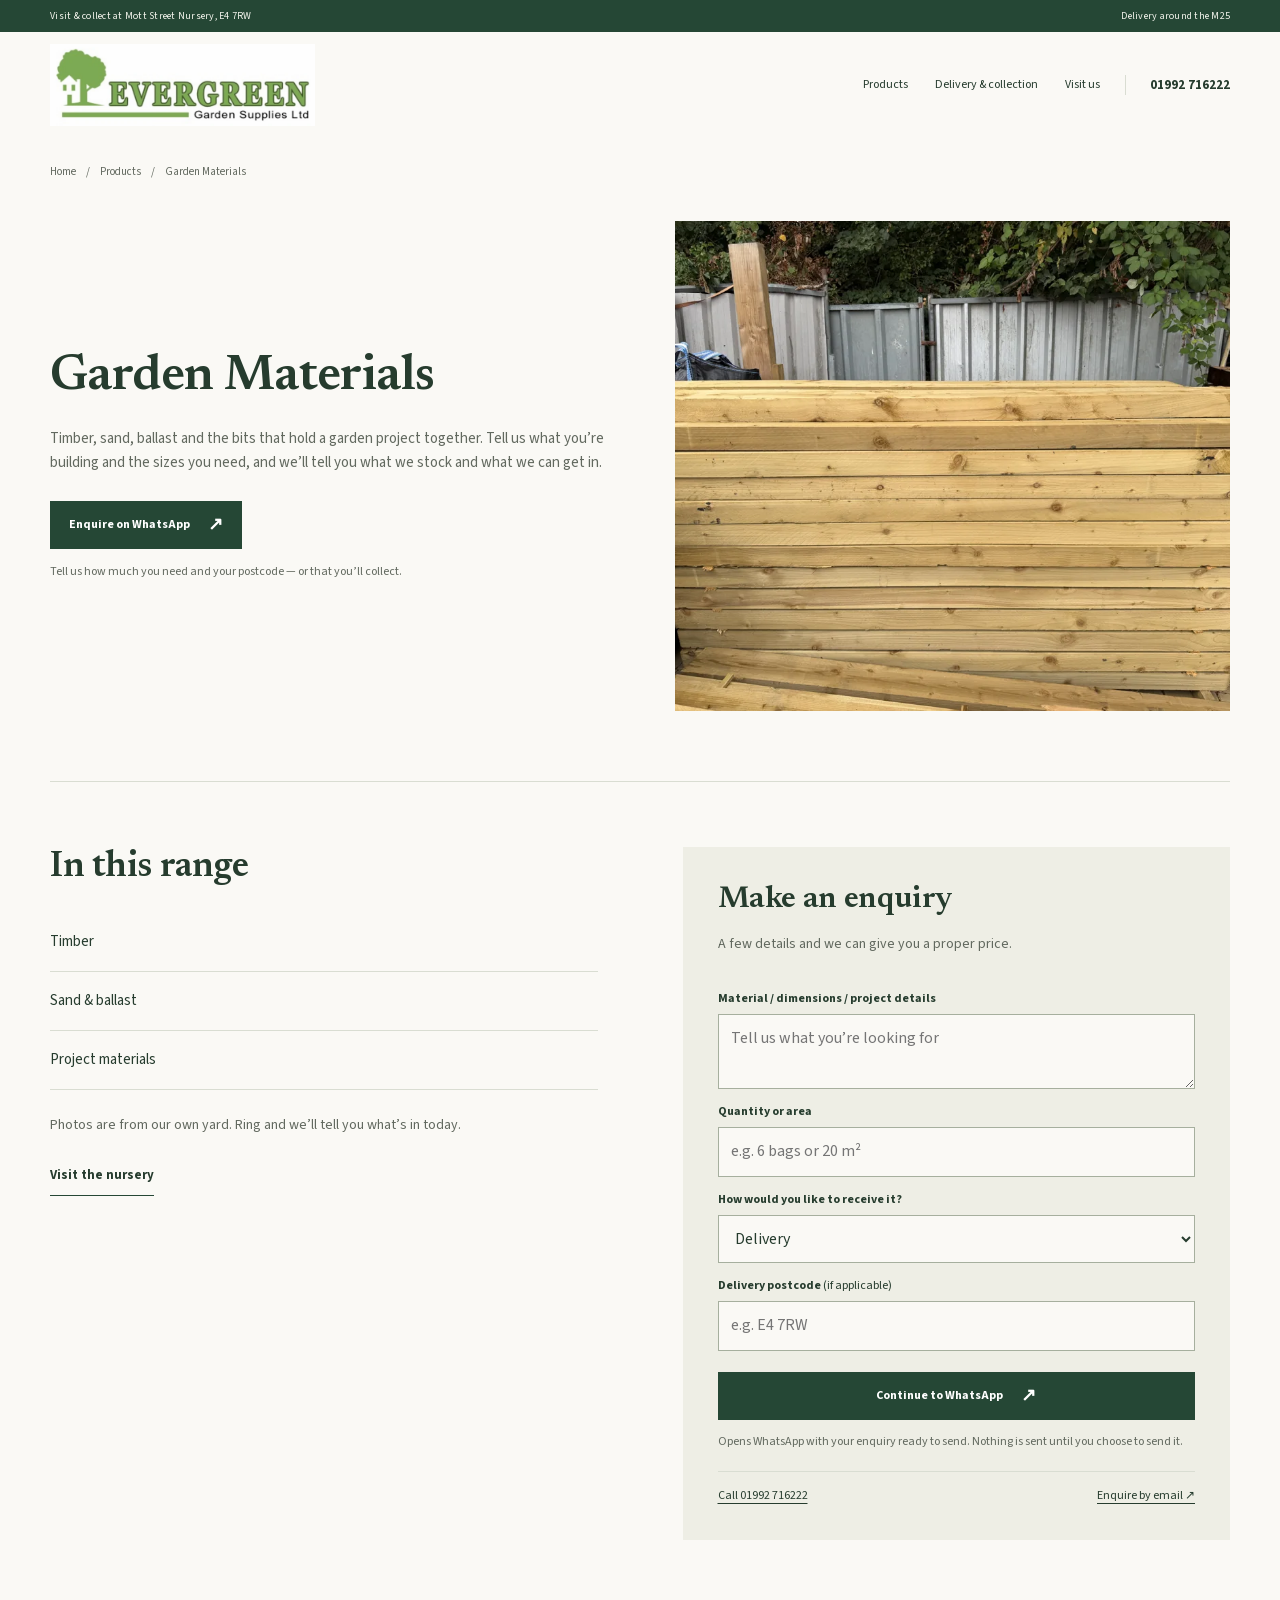
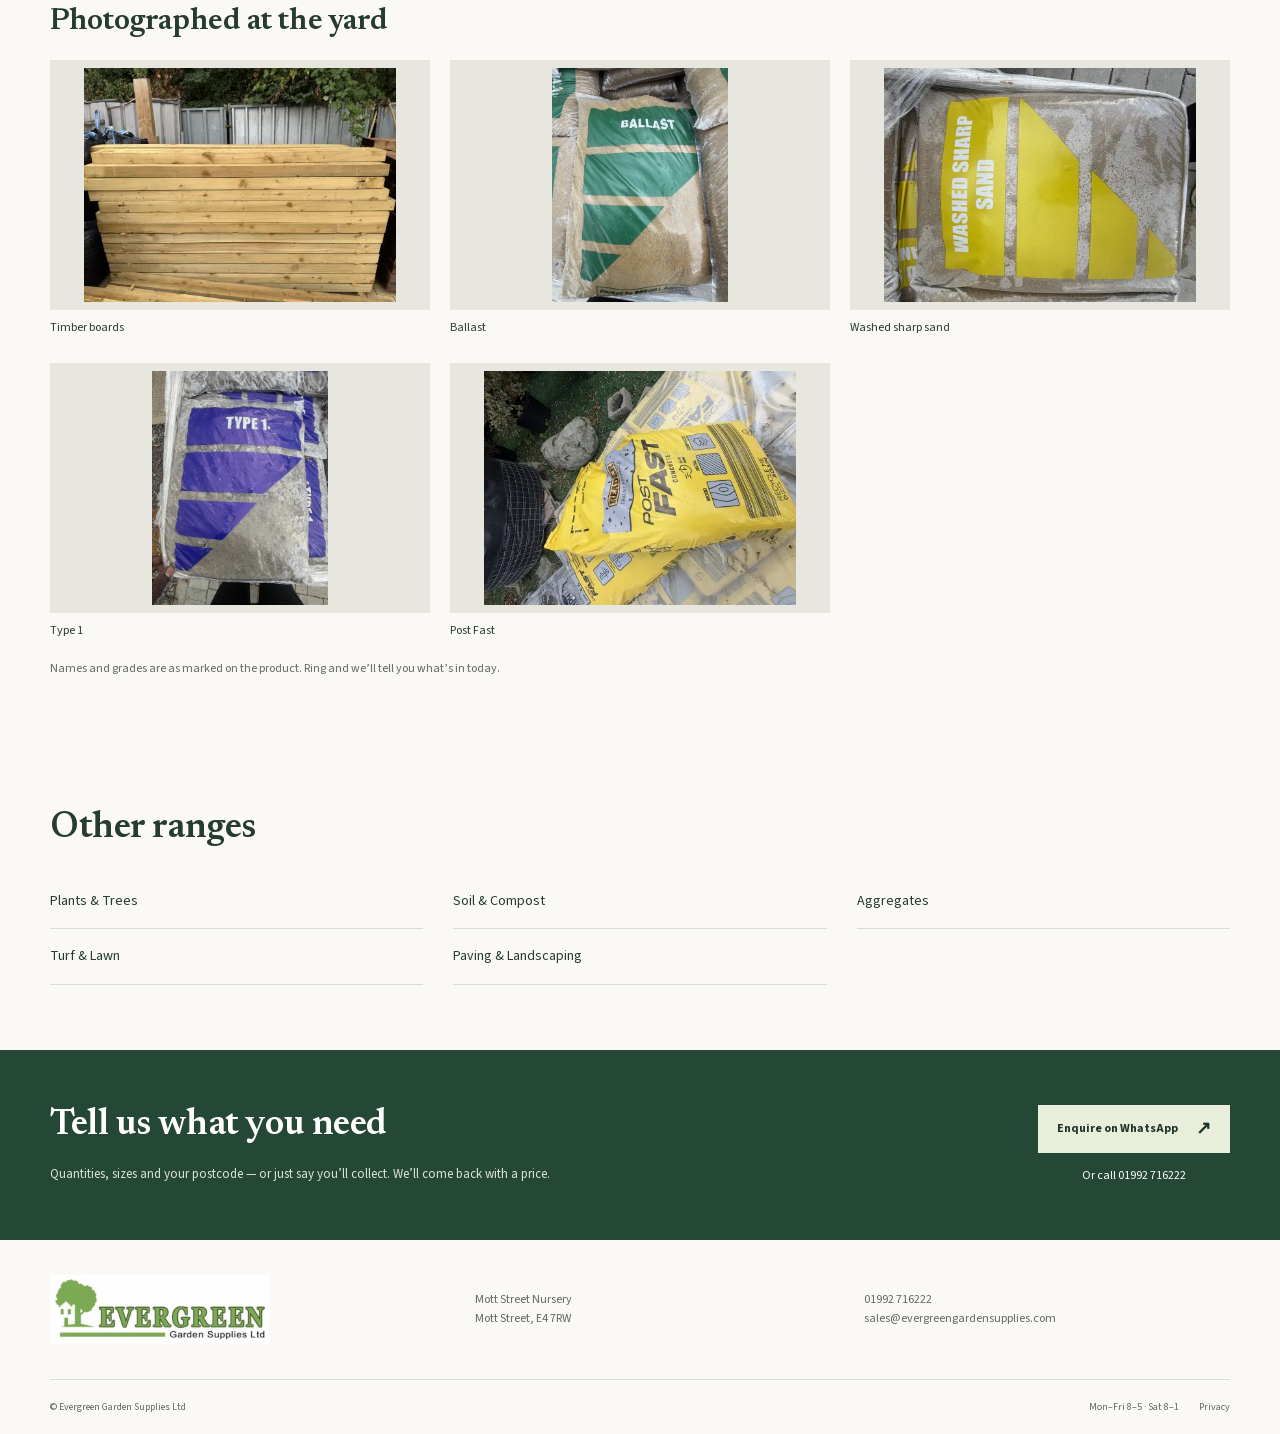
<file: products/garden-materials/index.html>
<!doctype html><html lang="en-GB"><head><meta charset="utf-8"><meta name="viewport" content="width=device-width, initial-scale=1"><title>Garden Materials | Evergreen Garden Supplies</title><meta name="description" content="Timber, sand and garden materials enquiries at Evergreen, E4 7RW. Send your materials list for current prices, availability and delivery or collection.">
<meta name="theme-color" content="#254735">
<link rel="canonical" href="https://www.evergreengardensupplies.com/products/garden-materials/">
<meta property="og:title" content="Garden Materials | Evergreen Garden Supplies">
<meta property="og:description" content="Timber, sand and garden materials enquiries at Evergreen, E4 7RW. Send your materials list for current prices, availability and delivery or collection.">
<meta property="og:type" content="website">
<meta property="og:locale" content="en_GB">
<meta property="og:site_name" content="Evergreen Garden Supplies Ltd">
<meta property="og:url" content="https://www.evergreengardensupplies.com/products/garden-materials/">
<meta property="og:image" content="https://www.evergreengardensupplies.com/assets/evergreen-nursery-social.jpg">
<meta property="og:image:width" content="1200">
<meta property="og:image:height" content="630">
<meta property="og:image:alt" content="Trees at Evergreen Garden Supplies, Mott Street Nursery">
<meta name="twitter:card" content="summary_large_image">
<meta name="twitter:title" content="Garden Materials | Evergreen Garden Supplies">
<meta name="twitter:description" content="Timber, sand and garden materials enquiries at Evergreen, E4 7RW. Send your materials list for current prices, availability and delivery or collection.">
<meta name="twitter:image" content="https://www.evergreengardensupplies.com/assets/evergreen-nursery-social.jpg">
<meta name="twitter:image:alt" content="Trees at Evergreen Garden Supplies, Mott Street Nursery">
<script type="application/ld+json">{"@context": "https://schema.org", "@graph": [{"@type": "GardenStore", "@id": "https://www.evergreengardensupplies.com/#business", "name": "Evergreen Garden Supplies Ltd", "url": "https://www.evergreengardensupplies.com/", "telephone": "+441992716222", "email": "sales@evergreengardensupplies.com", "image": "https://www.evergreengardensupplies.com/assets/evergreen-nursery-social.jpg", "logo": "https://www.evergreengardensupplies.com/assets/logo.webp", "hasMap": "https://maps.google.com/?cid=11117923362961783136", "description": "A working nursery and garden supplies yard at Mott Street, E4 7RW. Plants and trees, soil and compost, aggregates, turf, paving and timber. Visit and collect, or ask about delivery around the M25.", "address": {"@type": "PostalAddress", "streetAddress": "Mott Street Nursery, Mott Street", "postalCode": "E4 7RW", "addressCountry": "GB"}, "areaServed": "Areas around the M25", "openingHoursSpecification": [{"@type": "OpeningHoursSpecification", "dayOfWeek": ["Monday", "Tuesday", "Wednesday", "Thursday", "Friday"], "opens": "08:00", "closes": "17:00"}, {"@type": "OpeningHoursSpecification", "dayOfWeek": "Saturday", "opens": "08:00", "closes": "13:00"}, {"@type": "OpeningHoursSpecification", "dayOfWeek": "Sunday", "opens": "00:00", "closes": "00:00"}], "contactPoint": {"@type": "ContactPoint", "contactType": "sales enquiries", "telephone": "+441992716222", "email": "sales@evergreengardensupplies.com", "url": "https://wa.me/447808516747"}}, {"@type": "WebSite", "@id": "https://www.evergreengardensupplies.com/#website", "url": "https://www.evergreengardensupplies.com/", "name": "Evergreen Garden Supplies Ltd", "inLanguage": "en-GB"}, {"@type": "CollectionPage", "name": "Garden Materials | Evergreen Garden Supplies", "description": "Timber, sand and garden materials enquiries at Evergreen, E4 7RW. Send your materials list for current prices, availability and delivery or collection.", "@id": "https://www.evergreengardensupplies.com/products/garden-materials/#page", "url": "https://www.evergreengardensupplies.com/products/garden-materials/", "inLanguage": "en-GB", "about": {"@id": "https://www.evergreengardensupplies.com/#business"}, "isPartOf": {"@id": "https://www.evergreengardensupplies.com/#website"}}, {"@type": "BreadcrumbList", "itemListElement": [{"@type": "ListItem", "position": 1, "name": "Home", "item": "https://www.evergreengardensupplies.com/"}, {"@type": "ListItem", "position": 2, "name": "Garden Materials", "item": "https://www.evergreengardensupplies.com/products/garden-materials/"}]}]}</script><link rel="preload" href="/assets/fonts/newsreader.woff2" as="font" type="font/woff2" crossorigin><link rel="preload" href="/assets/fonts/source-sans-3.woff2" as="font" type="font/woff2" crossorigin><link rel="icon" href="/assets/logo.webp"><link rel="stylesheet" href="/styles.css"></head><body><a class="skip" href="#main">Skip to content</a><div class="topline"><span>Visit & collect at Mott Street Nursery, E4 7RW</span><span>Delivery around the M25</span></div><header class="header wrap"><a class="brand" href="/" aria-label="Evergreen Garden Supplies home"><img src="/assets/logo.webp" width="264" height="82" alt="Evergreen Garden Supplies Ltd"></a><nav aria-label="Main navigation"><a href="/#products">Products</a><a href="/#delivery">Delivery & collection</a><a href="/#visit">Visit us</a></nav><a class="header-phone" href="tel:+441992716222">01992 716222</a><button class="menu-toggle" hidden aria-expanded="false" aria-controls="mobile-menu">Menu <span aria-hidden="true">☰</span></button></header><nav id="mobile-menu" class="mobile-menu" aria-label="Mobile navigation" hidden><a href="/#products">Browse products</a><a href="/#delivery">Delivery & collection</a><a href="/#trade">Homeowners & trade</a><a href="/#visit">Visit & contact</a></nav><noscript><nav class="nojs-nav wrap" aria-label="Navigation"><a href="/#products">Products</a><a href="/#delivery">Delivery</a><a href="/#visit">Visit us</a></nav></noscript><main id="main"><div class="wrap breadcrumb"><a href="/">Home</a><span aria-hidden="true">/</span><a href="/#products">Products</a><span aria-hidden="true">/</span><span>Garden Materials</span></div><section class="wrap category-hero"><div><h1>Garden Materials</h1><p class="lead">Timber, sand, ballast and the bits that hold a garden project together. Tell us what you’re building and the sizes you need, and we’ll tell you what we stock and what we can get in.</p><a class="button primary" href="https://wa.me/447808516747?text=Hi%20Evergreen%2C%20I%20would%20like%20to%20enquire%20about%20Garden%20Materials.%0A%0AQuantity%20/%20area%3A%20%0ADelivery%20postcode%20%28or%20collection%29%3A%20%0ADetails%3A%20">Enquire on WhatsApp<span aria-hidden="true">↗</span></a><p class="small">Tell us how much you need and your postcode — or that you’ll collect.</p></div><img src="/assets/materials-960.webp" srcset="/assets/materials-480.webp 480w, /assets/materials-960.webp 960w" sizes="100vw" alt="Stacked timber garden materials at Evergreen" width="960" height="720" fetchpriority="high" decoding="async"></section><section class="section wrap category-detail"><div><h2>In this range</h2><ul class="range-list"><li>Timber</li><li>Sand &amp; ballast</li><li>Project materials</li></ul><p>Photos are from our own yard. Ring and we’ll tell you what’s in today.</p><a class="text-link" href="/#visit">Visit the nursery</a></div><div class="enquiry-box"><h2 id="enquiry-heading">Make an enquiry</h2><p>A few details and we can give you a proper price.</p><form hidden aria-labelledby="enquiry-heading" data-enquiry data-category="Garden Materials"><label for="detail">Material / dimensions / project details</label><textarea id="detail" name="details" rows="2" placeholder="Tell us what you’re looking for" maxlength="1500"></textarea><label for="quantity">Quantity or area</label><input id="quantity" name="quantity" placeholder="e.g. 6 bags or 20 m²" maxlength="150"><label for="method">How would you like to receive it?</label><select id="method" name="method"><option>Delivery</option><option>Collection</option><option>Not sure yet</option></select><label for="postcode">Delivery postcode <span>(if applicable)</span></label><input id="postcode" name="postcode" autocomplete="postal-code" maxlength="12" placeholder="e.g. E4 7RW"><button class="button primary" type="submit">Continue to WhatsApp <span aria-hidden="true">↗</span></button><p class="small">Opens WhatsApp with your enquiry ready to send. Nothing is sent until you choose to send it.</p><noscript><p>Use the WhatsApp link above, or call us, to make your enquiry.</p></noscript></form><div class="enquiry-alternatives"><a href="tel:+441992716222">Call 01992 716222</a><a href="mailto:sales@evergreengardensupplies.com?subject=Garden%20Materials%20enquiry">Enquire by email ↗</a></div></div></section><section class="section wrap gallery-sec"><h2>Photographed at the yard</h2><div class="gallery"><figure><img src="/assets/mat-timber-960.webp" srcset="/assets/mat-timber-480.webp 480w, /assets/mat-timber-960.webp 960w" sizes="(min-width: 900px) 380px, (min-width: 600px) 30vw, 45vw" alt="Stacked timber boards at the yard" width="960" height="720" loading="lazy" decoding="async"><figcaption>Timber boards</figcaption></figure><figure><img src="/assets/mat-ballast-960.webp" srcset="/assets/mat-ballast-480.webp 480w, /assets/mat-ballast-960.webp 960w" sizes="(min-width: 900px) 380px, (min-width: 600px) 30vw, 45vw" alt="Bag of ballast" width="960" height="720" loading="lazy" decoding="async"><figcaption>Ballast</figcaption></figure><figure><img src="/assets/mat-sharp-sand-960.webp" srcset="/assets/mat-sharp-sand-480.webp 480w, /assets/mat-sharp-sand-960.webp 960w" sizes="(min-width: 900px) 380px, (min-width: 600px) 30vw, 45vw" alt="Bag of washed sharp sand" width="960" height="720" loading="lazy" decoding="async"><figcaption>Washed sharp sand</figcaption></figure><figure><img src="/assets/mat-type1-960.webp" srcset="/assets/mat-type1-480.webp 480w, /assets/mat-type1-960.webp 960w" sizes="(min-width: 900px) 380px, (min-width: 600px) 30vw, 45vw" alt="Bag of Type 1" width="960" height="720" loading="lazy" decoding="async"><figcaption>Type 1</figcaption></figure><figure><img src="/assets/mat-postfast-960.webp" srcset="/assets/mat-postfast-480.webp 480w, /assets/mat-postfast-960.webp 960w" sizes="(min-width: 900px) 380px, (min-width: 600px) 30vw, 45vw" alt="Bags of Post Fast" width="960" height="720" loading="lazy" decoding="async"><figcaption>Post Fast</figcaption></figure></div><p class="small">Names and grades are as marked on the product. Ring and we’ll tell you what’s in today.</p></section><section class="section wrap related"><h2>Other ranges</h2><div class="related-links"><a href="/products/plants-trees/">Plants &amp; Trees</a><a href="/products/soil-compost/">Soil &amp; Compost</a><a href="/products/aggregates/">Aggregates</a><a href="/products/turf-lawn/">Turf &amp; Lawn</a><a href="/products/paving-landscaping/">Paving &amp; Landscaping</a></div></section><section class="final-cta"><div class="wrap final-inner"><div><h2>Tell us what you need</h2><p>Quantities, sizes and your postcode — or just say you’ll collect. We’ll come back with a price.</p></div><div class="final-actions"><a class="button light" href="https://wa.me/447808516747?text=Hi%20Evergreen%2C%20I%20would%20like%20to%20enquire%20about%20Garden%20Materials.%0A%0AQuantity%20/%20area%3A%20%0ADelivery%20postcode%20%28or%20collection%29%3A%20%0ADetails%3A%20">Enquire on WhatsApp<span aria-hidden="true">↗</span></a><a href="tel:+441992716222">Or call 01992 716222</a></div></div></section></main><footer class="wrap"><div class="footer-main"><a href="/" aria-label="Evergreen home"><img src="/assets/logo.webp" width="230" height="72" alt="Evergreen Garden Supplies Ltd" loading="lazy"></a><p>Mott Street Nursery<br>Mott Street, E4 7RW</p><div><a href="tel:+441992716222">01992 716222</a><br><a href="mailto:sales@evergreengardensupplies.com">sales@evergreengardensupplies.com</a></div></div><div class="footer-small"><span>© Evergreen Garden Supplies Ltd</span><span>Mon–Fri 8–5 · Sat 8–1</span><a href="/privacy/">Privacy</a></div></footer><div class="mobile-actions" aria-label="Quick contact"><a class="button primary" href="https://wa.me/447808516747?text=Hi%20Evergreen%2C%20I%20would%20like%20to%20enquire%20about%20Garden%20Materials.%0A%0AQuantity%20/%20area%3A%20%0ADelivery%20postcode%20%28or%20collection%29%3A%20%0ADetails%3A%20">WhatsApp</a><a class="button outline" href="tel:+441992716222">Call us</a></div><script src="/site.js" defer></script></body></html>
</file>
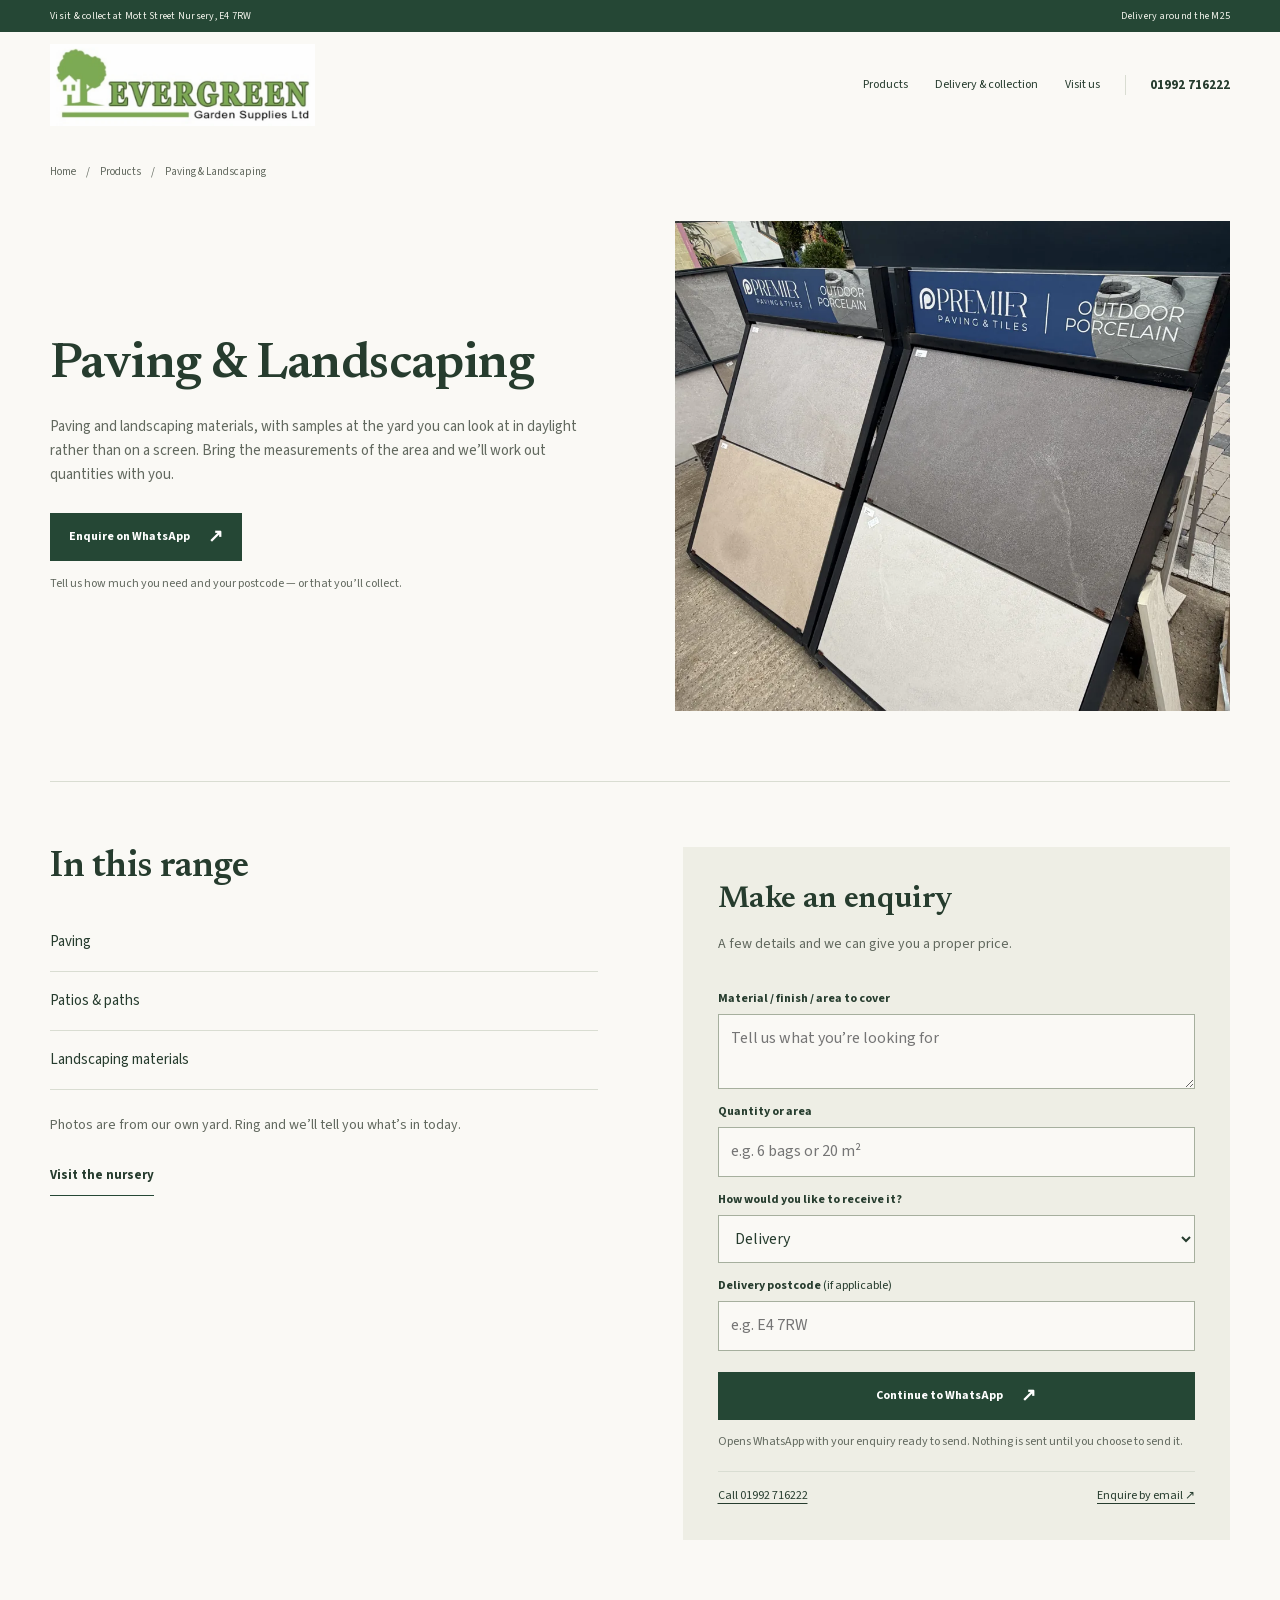
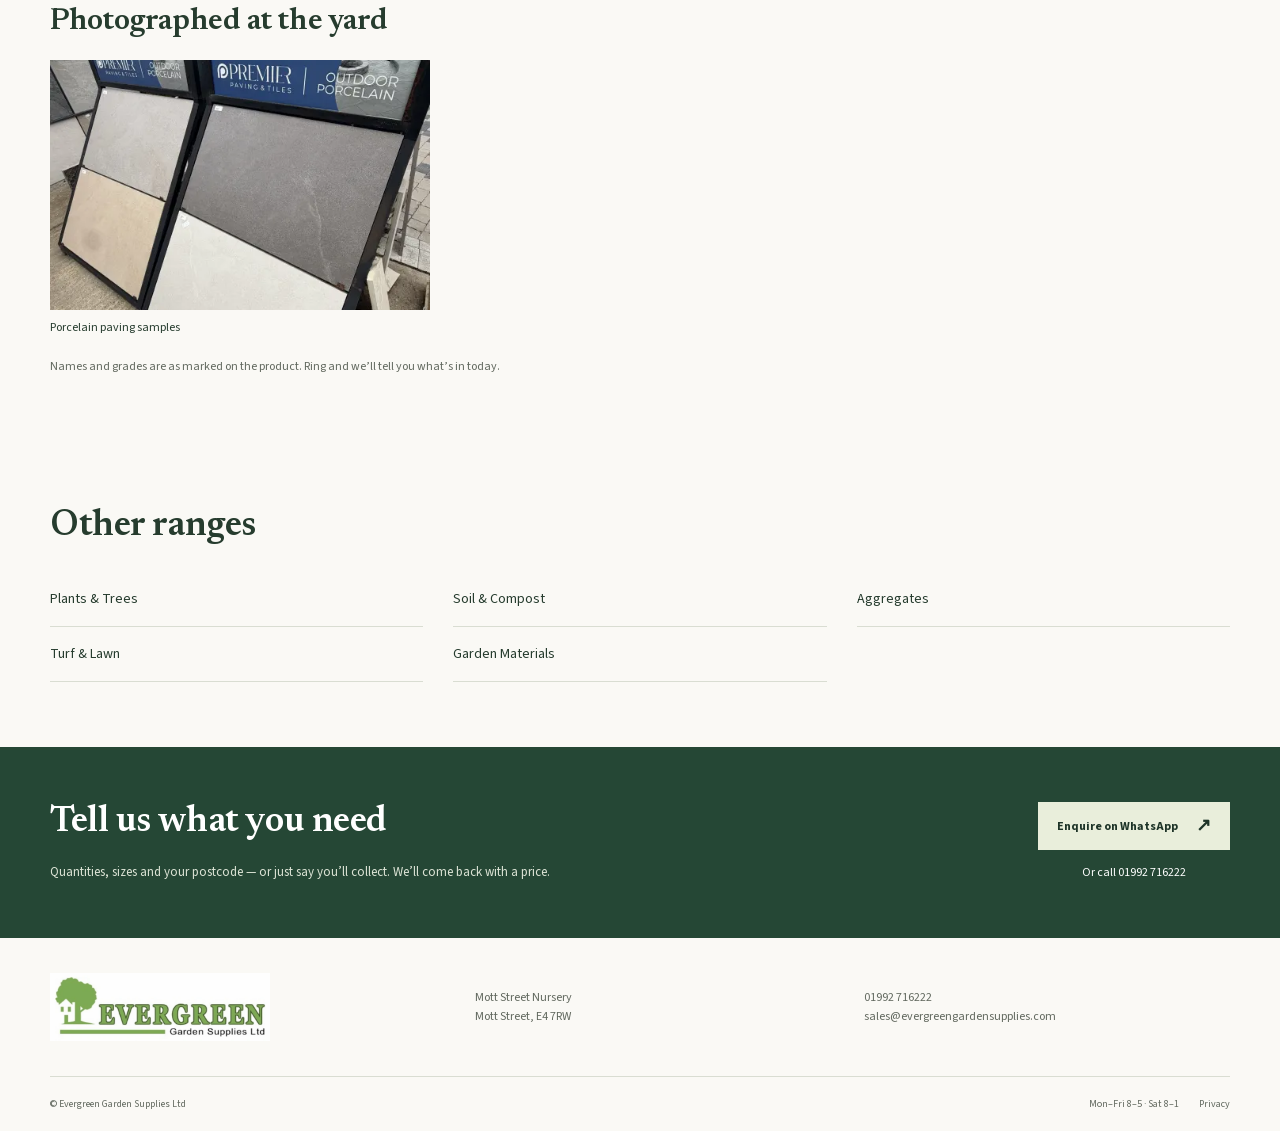
<file: products/paving-landscaping/index.html>
<!doctype html><html lang="en-GB"><head><meta charset="utf-8"><meta name="viewport" content="width=device-width, initial-scale=1"><title>Paving &amp; Landscaping | Evergreen Garden Supplies</title><meta name="description" content="Paving and landscaping supplies at Evergreen, Mott Street Nursery, E4 7RW. View samples at the yard and enquire about current prices, availability and delivery.">
<meta name="theme-color" content="#254735">
<link rel="canonical" href="https://www.evergreengardensupplies.com/products/paving-landscaping/">
<meta property="og:title" content="Paving &amp; Landscaping | Evergreen Garden Supplies">
<meta property="og:description" content="Paving and landscaping supplies at Evergreen, Mott Street Nursery, E4 7RW. View samples at the yard and enquire about current prices, availability and delivery.">
<meta property="og:type" content="website">
<meta property="og:locale" content="en_GB">
<meta property="og:site_name" content="Evergreen Garden Supplies Ltd">
<meta property="og:url" content="https://www.evergreengardensupplies.com/products/paving-landscaping/">
<meta property="og:image" content="https://www.evergreengardensupplies.com/assets/evergreen-nursery-social.jpg">
<meta property="og:image:width" content="1200">
<meta property="og:image:height" content="630">
<meta property="og:image:alt" content="Trees at Evergreen Garden Supplies, Mott Street Nursery">
<meta name="twitter:card" content="summary_large_image">
<meta name="twitter:title" content="Paving &amp; Landscaping | Evergreen Garden Supplies">
<meta name="twitter:description" content="Paving and landscaping supplies at Evergreen, Mott Street Nursery, E4 7RW. View samples at the yard and enquire about current prices, availability and delivery.">
<meta name="twitter:image" content="https://www.evergreengardensupplies.com/assets/evergreen-nursery-social.jpg">
<meta name="twitter:image:alt" content="Trees at Evergreen Garden Supplies, Mott Street Nursery">
<script type="application/ld+json">{"@context": "https://schema.org", "@graph": [{"@type": "GardenStore", "@id": "https://www.evergreengardensupplies.com/#business", "name": "Evergreen Garden Supplies Ltd", "url": "https://www.evergreengardensupplies.com/", "telephone": "+441992716222", "email": "sales@evergreengardensupplies.com", "image": "https://www.evergreengardensupplies.com/assets/evergreen-nursery-social.jpg", "logo": "https://www.evergreengardensupplies.com/assets/logo.webp", "hasMap": "https://maps.google.com/?cid=11117923362961783136", "description": "A working nursery and garden supplies yard at Mott Street, E4 7RW. Plants and trees, soil and compost, aggregates, turf, paving and timber. Visit and collect, or ask about delivery around the M25.", "address": {"@type": "PostalAddress", "streetAddress": "Mott Street Nursery, Mott Street", "postalCode": "E4 7RW", "addressCountry": "GB"}, "areaServed": "Areas around the M25", "openingHoursSpecification": [{"@type": "OpeningHoursSpecification", "dayOfWeek": ["Monday", "Tuesday", "Wednesday", "Thursday", "Friday"], "opens": "08:00", "closes": "17:00"}, {"@type": "OpeningHoursSpecification", "dayOfWeek": "Saturday", "opens": "08:00", "closes": "13:00"}, {"@type": "OpeningHoursSpecification", "dayOfWeek": "Sunday", "opens": "00:00", "closes": "00:00"}], "contactPoint": {"@type": "ContactPoint", "contactType": "sales enquiries", "telephone": "+441992716222", "email": "sales@evergreengardensupplies.com", "url": "https://wa.me/447808516747"}}, {"@type": "WebSite", "@id": "https://www.evergreengardensupplies.com/#website", "url": "https://www.evergreengardensupplies.com/", "name": "Evergreen Garden Supplies Ltd", "inLanguage": "en-GB"}, {"@type": "CollectionPage", "name": "Paving & Landscaping | Evergreen Garden Supplies", "description": "Paving and landscaping supplies at Evergreen, Mott Street Nursery, E4 7RW. View samples at the yard and enquire about current prices, availability and delivery.", "@id": "https://www.evergreengardensupplies.com/products/paving-landscaping/#page", "url": "https://www.evergreengardensupplies.com/products/paving-landscaping/", "inLanguage": "en-GB", "about": {"@id": "https://www.evergreengardensupplies.com/#business"}, "isPartOf": {"@id": "https://www.evergreengardensupplies.com/#website"}}, {"@type": "BreadcrumbList", "itemListElement": [{"@type": "ListItem", "position": 1, "name": "Home", "item": "https://www.evergreengardensupplies.com/"}, {"@type": "ListItem", "position": 2, "name": "Paving & Landscaping", "item": "https://www.evergreengardensupplies.com/products/paving-landscaping/"}]}]}</script><link rel="preload" href="/assets/fonts/newsreader.woff2" as="font" type="font/woff2" crossorigin><link rel="preload" href="/assets/fonts/source-sans-3.woff2" as="font" type="font/woff2" crossorigin><link rel="icon" href="/assets/logo.webp"><link rel="stylesheet" href="/styles.css"></head><body><a class="skip" href="#main">Skip to content</a><div class="topline"><span>Visit & collect at Mott Street Nursery, E4 7RW</span><span>Delivery around the M25</span></div><header class="header wrap"><a class="brand" href="/" aria-label="Evergreen Garden Supplies home"><img src="/assets/logo.webp" width="264" height="82" alt="Evergreen Garden Supplies Ltd"></a><nav aria-label="Main navigation"><a href="/#products">Products</a><a href="/#delivery">Delivery & collection</a><a href="/#visit">Visit us</a></nav><a class="header-phone" href="tel:+441992716222">01992 716222</a><button class="menu-toggle" hidden aria-expanded="false" aria-controls="mobile-menu">Menu <span aria-hidden="true">☰</span></button></header><nav id="mobile-menu" class="mobile-menu" aria-label="Mobile navigation" hidden><a href="/#products">Browse products</a><a href="/#delivery">Delivery & collection</a><a href="/#trade">Homeowners & trade</a><a href="/#visit">Visit & contact</a></nav><noscript><nav class="nojs-nav wrap" aria-label="Navigation"><a href="/#products">Products</a><a href="/#delivery">Delivery</a><a href="/#visit">Visit us</a></nav></noscript><main id="main"><div class="wrap breadcrumb"><a href="/">Home</a><span aria-hidden="true">/</span><a href="/#products">Products</a><span aria-hidden="true">/</span><span>Paving &amp; Landscaping</span></div><section class="wrap category-hero"><div><h1>Paving &amp; Landscaping</h1><p class="lead">Paving and landscaping materials, with samples at the yard you can look at in daylight rather than on a screen. Bring the measurements of the area and we’ll work out quantities with you.</p><a class="button primary" href="https://wa.me/447808516747?text=Hi%20Evergreen%2C%20I%20would%20like%20to%20enquire%20about%20Paving%20%26%20Landscaping.%0A%0AQuantity%20/%20area%3A%20%0ADelivery%20postcode%20%28or%20collection%29%3A%20%0ADetails%3A%20">Enquire on WhatsApp<span aria-hidden="true">↗</span></a><p class="small">Tell us how much you need and your postcode — or that you’ll collect.</p></div><img src="/assets/paving-960.webp" srcset="/assets/paving-480.webp 480w, /assets/paving-960.webp 960w" sizes="100vw" alt="Paving sample display at Evergreen Garden Supplies" width="960" height="720" fetchpriority="high" decoding="async"></section><section class="section wrap category-detail"><div><h2>In this range</h2><ul class="range-list"><li>Paving</li><li>Patios &amp; paths</li><li>Landscaping materials</li></ul><p>Photos are from our own yard. Ring and we’ll tell you what’s in today.</p><a class="text-link" href="/#visit">Visit the nursery</a></div><div class="enquiry-box"><h2 id="enquiry-heading">Make an enquiry</h2><p>A few details and we can give you a proper price.</p><form hidden aria-labelledby="enquiry-heading" data-enquiry data-category="Paving &amp; Landscaping"><label for="detail">Material / finish / area to cover</label><textarea id="detail" name="details" rows="2" placeholder="Tell us what you’re looking for" maxlength="1500"></textarea><label for="quantity">Quantity or area</label><input id="quantity" name="quantity" placeholder="e.g. 6 bags or 20 m²" maxlength="150"><label for="method">How would you like to receive it?</label><select id="method" name="method"><option>Delivery</option><option>Collection</option><option>Not sure yet</option></select><label for="postcode">Delivery postcode <span>(if applicable)</span></label><input id="postcode" name="postcode" autocomplete="postal-code" maxlength="12" placeholder="e.g. E4 7RW"><button class="button primary" type="submit">Continue to WhatsApp <span aria-hidden="true">↗</span></button><p class="small">Opens WhatsApp with your enquiry ready to send. Nothing is sent until you choose to send it.</p><noscript><p>Use the WhatsApp link above, or call us, to make your enquiry.</p></noscript></form><div class="enquiry-alternatives"><a href="tel:+441992716222">Call 01992 716222</a><a href="mailto:sales@evergreengardensupplies.com?subject=Paving%20%26%20Landscaping%20enquiry">Enquire by email ↗</a></div></div></section><section class="section wrap gallery-sec"><h2>Photographed at the yard</h2><div class="gallery"><figure><img src="/assets/paving-samples-960.webp" srcset="/assets/paving-samples-480.webp 480w, /assets/paving-samples-960.webp 960w" sizes="(min-width: 900px) 380px, (min-width: 600px) 30vw, 45vw" alt="Porcelain paving sample display at the yard" width="960" height="720" loading="lazy" decoding="async"><figcaption>Porcelain paving samples</figcaption></figure></div><p class="small">Names and grades are as marked on the product. Ring and we’ll tell you what’s in today.</p></section><section class="section wrap related"><h2>Other ranges</h2><div class="related-links"><a href="/products/plants-trees/">Plants &amp; Trees</a><a href="/products/soil-compost/">Soil &amp; Compost</a><a href="/products/aggregates/">Aggregates</a><a href="/products/turf-lawn/">Turf &amp; Lawn</a><a href="/products/garden-materials/">Garden Materials</a></div></section><section class="final-cta"><div class="wrap final-inner"><div><h2>Tell us what you need</h2><p>Quantities, sizes and your postcode — or just say you’ll collect. We’ll come back with a price.</p></div><div class="final-actions"><a class="button light" href="https://wa.me/447808516747?text=Hi%20Evergreen%2C%20I%20would%20like%20to%20enquire%20about%20Paving%20%26%20Landscaping.%0A%0AQuantity%20/%20area%3A%20%0ADelivery%20postcode%20%28or%20collection%29%3A%20%0ADetails%3A%20">Enquire on WhatsApp<span aria-hidden="true">↗</span></a><a href="tel:+441992716222">Or call 01992 716222</a></div></div></section></main><footer class="wrap"><div class="footer-main"><a href="/" aria-label="Evergreen home"><img src="/assets/logo.webp" width="230" height="72" alt="Evergreen Garden Supplies Ltd" loading="lazy"></a><p>Mott Street Nursery<br>Mott Street, E4 7RW</p><div><a href="tel:+441992716222">01992 716222</a><br><a href="mailto:sales@evergreengardensupplies.com">sales@evergreengardensupplies.com</a></div></div><div class="footer-small"><span>© Evergreen Garden Supplies Ltd</span><span>Mon–Fri 8–5 · Sat 8–1</span><a href="/privacy/">Privacy</a></div></footer><div class="mobile-actions" aria-label="Quick contact"><a class="button primary" href="https://wa.me/447808516747?text=Hi%20Evergreen%2C%20I%20would%20like%20to%20enquire%20about%20Paving%20%26%20Landscaping.%0A%0AQuantity%20/%20area%3A%20%0ADelivery%20postcode%20%28or%20collection%29%3A%20%0ADetails%3A%20">WhatsApp</a><a class="button outline" href="tel:+441992716222">Call us</a></div><script src="/site.js" defer></script></body></html>
</file>
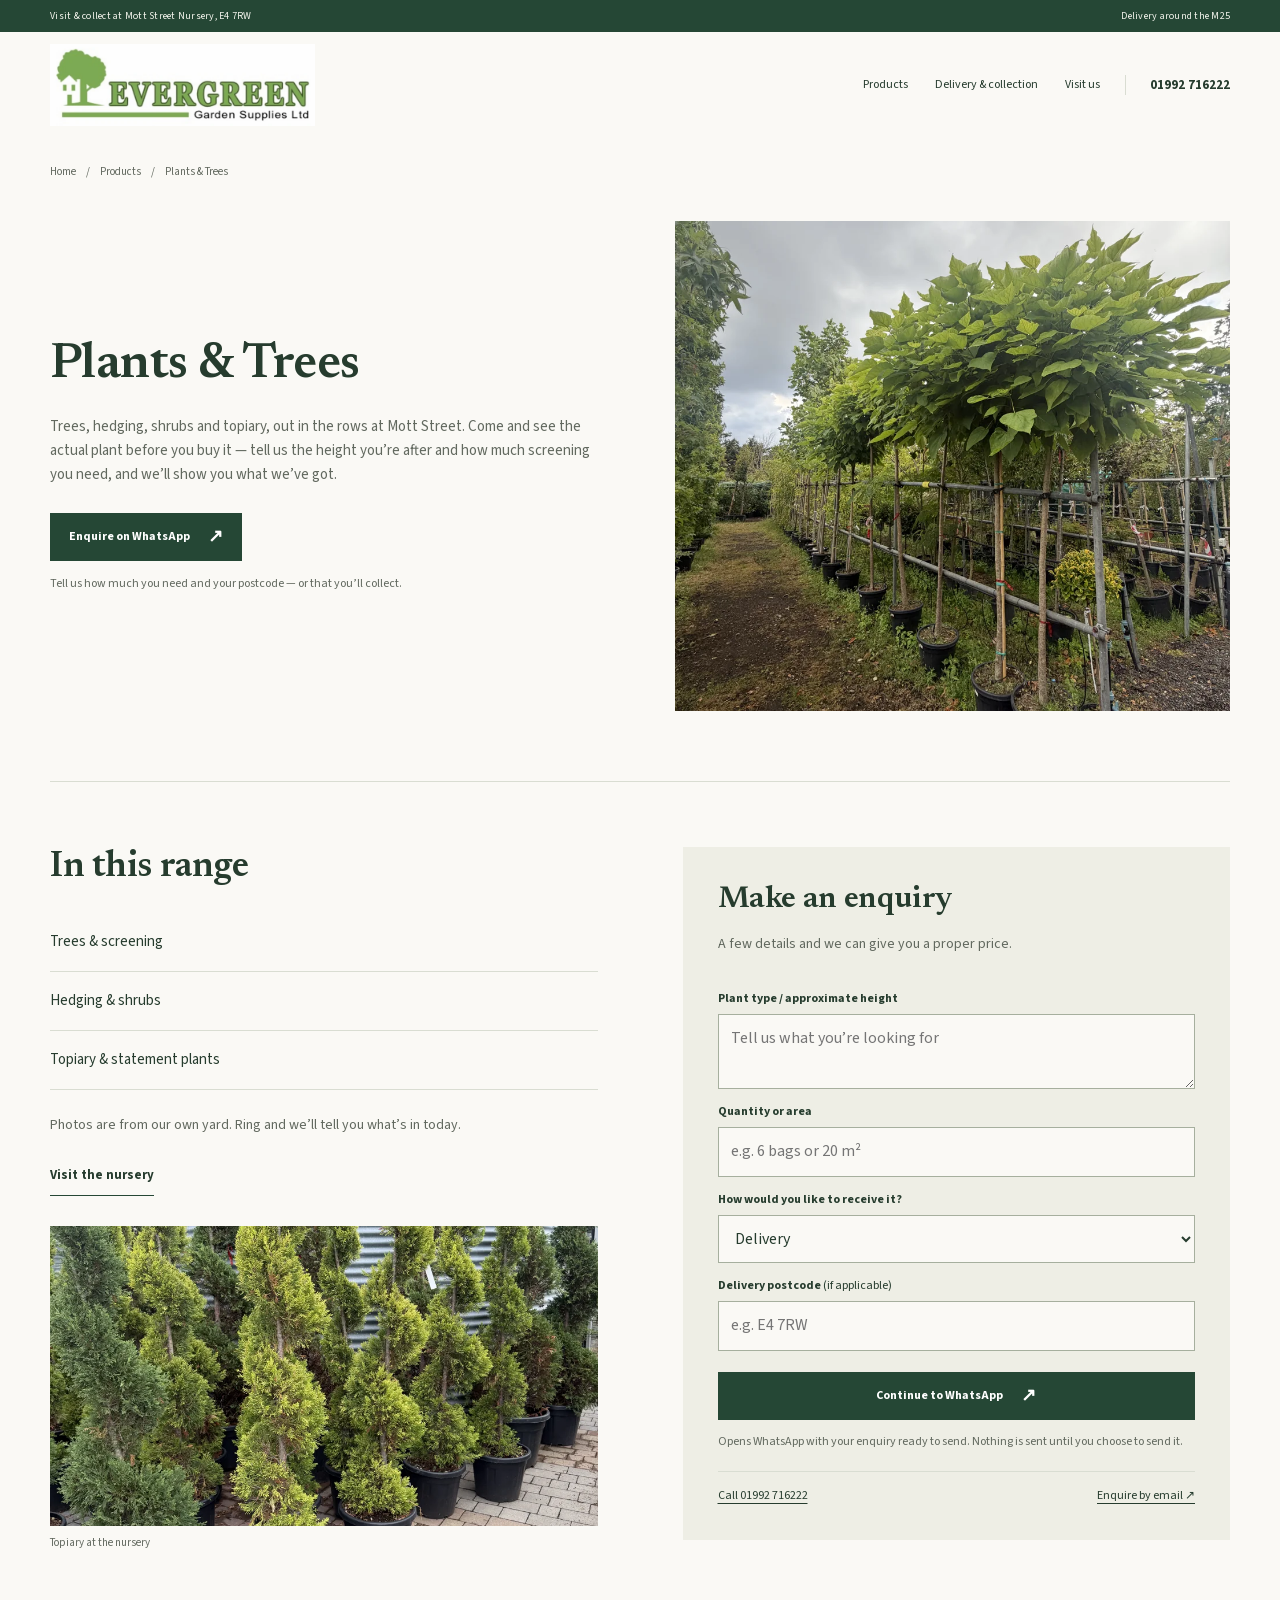
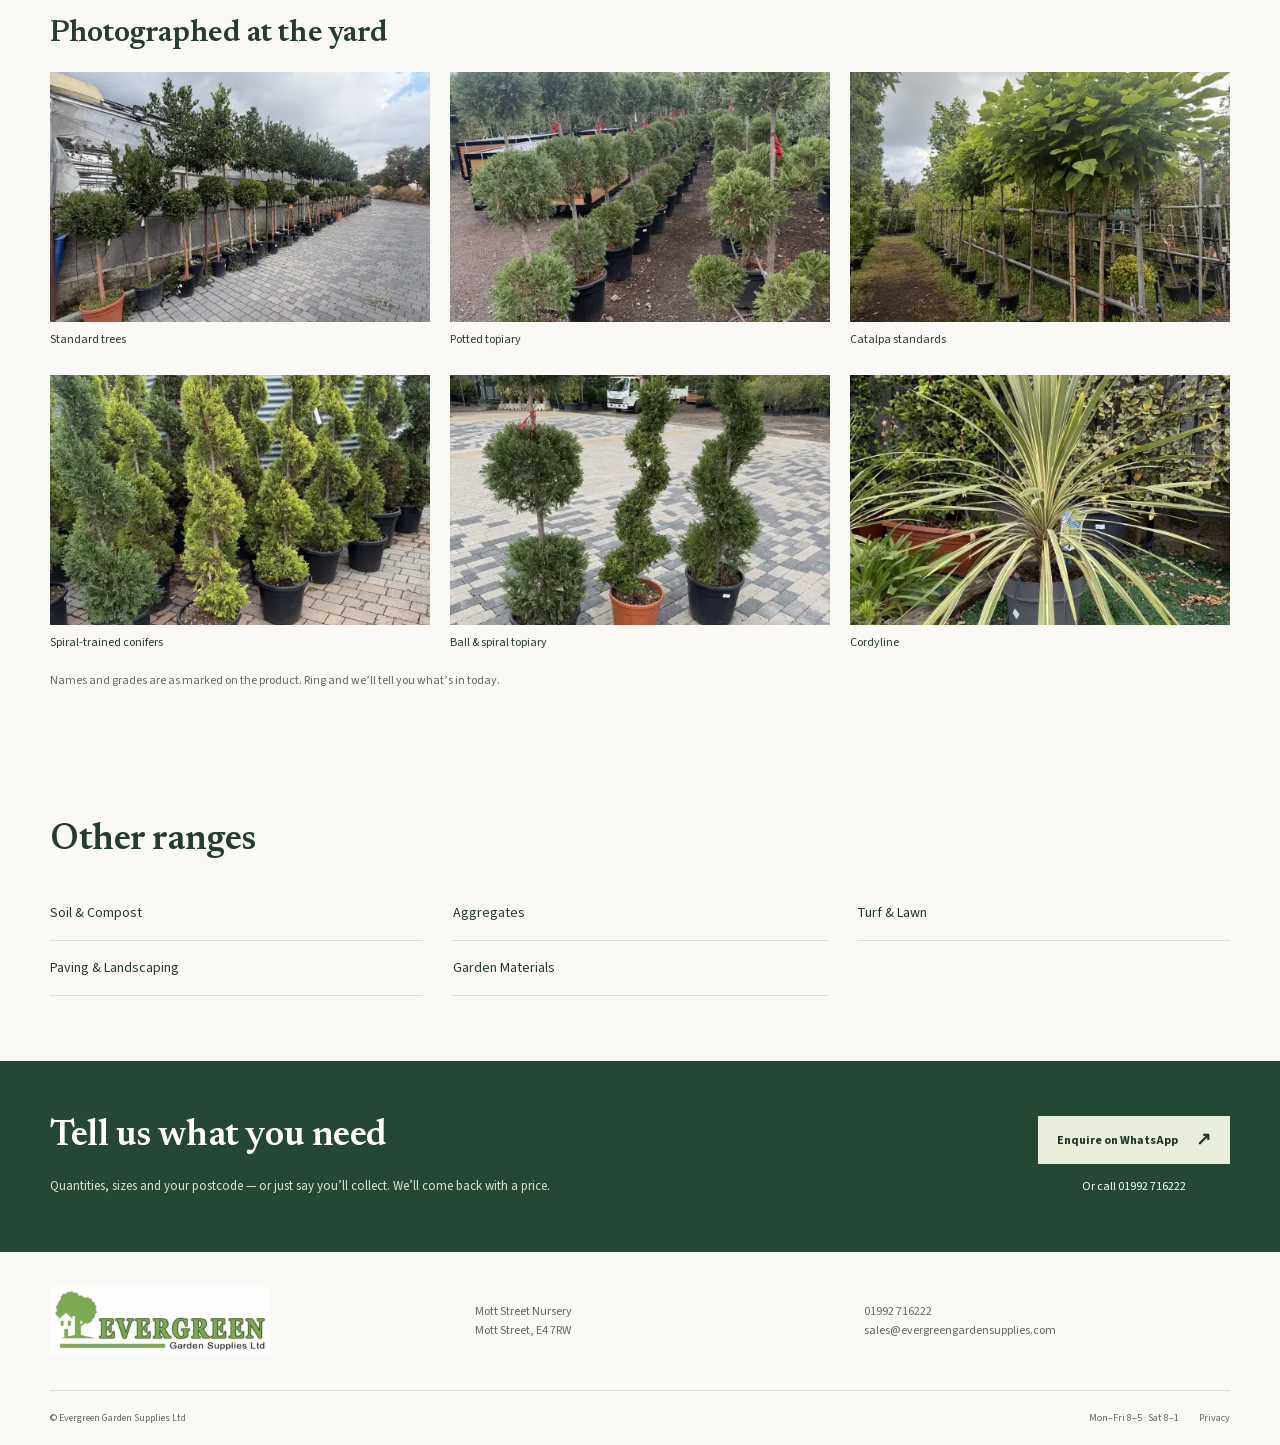
<file: products/plants-trees/index.html>
<!doctype html><html lang="en-GB"><head><meta charset="utf-8"><meta name="viewport" content="width=device-width, initial-scale=1"><title>Plants &amp; Trees | Evergreen Garden Supplies</title><meta name="description" content="Plants, trees, screening and topiary at Evergreen, Mott Street Nursery, E4 7RW. Ask for current sizes, prices and availability. Visit or enquire about delivery.">
<meta name="theme-color" content="#254735">
<link rel="canonical" href="https://www.evergreengardensupplies.com/products/plants-trees/">
<meta property="og:title" content="Plants &amp; Trees | Evergreen Garden Supplies">
<meta property="og:description" content="Plants, trees, screening and topiary at Evergreen, Mott Street Nursery, E4 7RW. Ask for current sizes, prices and availability. Visit or enquire about delivery.">
<meta property="og:type" content="website">
<meta property="og:locale" content="en_GB">
<meta property="og:site_name" content="Evergreen Garden Supplies Ltd">
<meta property="og:url" content="https://www.evergreengardensupplies.com/products/plants-trees/">
<meta property="og:image" content="https://www.evergreengardensupplies.com/assets/evergreen-nursery-social.jpg">
<meta property="og:image:width" content="1200">
<meta property="og:image:height" content="630">
<meta property="og:image:alt" content="Trees at Evergreen Garden Supplies, Mott Street Nursery">
<meta name="twitter:card" content="summary_large_image">
<meta name="twitter:title" content="Plants &amp; Trees | Evergreen Garden Supplies">
<meta name="twitter:description" content="Plants, trees, screening and topiary at Evergreen, Mott Street Nursery, E4 7RW. Ask for current sizes, prices and availability. Visit or enquire about delivery.">
<meta name="twitter:image" content="https://www.evergreengardensupplies.com/assets/evergreen-nursery-social.jpg">
<meta name="twitter:image:alt" content="Trees at Evergreen Garden Supplies, Mott Street Nursery">
<script type="application/ld+json">{"@context": "https://schema.org", "@graph": [{"@type": "GardenStore", "@id": "https://www.evergreengardensupplies.com/#business", "name": "Evergreen Garden Supplies Ltd", "url": "https://www.evergreengardensupplies.com/", "telephone": "+441992716222", "email": "sales@evergreengardensupplies.com", "image": "https://www.evergreengardensupplies.com/assets/evergreen-nursery-social.jpg", "logo": "https://www.evergreengardensupplies.com/assets/logo.webp", "hasMap": "https://maps.google.com/?cid=11117923362961783136", "description": "A working nursery and garden supplies yard at Mott Street, E4 7RW. Plants and trees, soil and compost, aggregates, turf, paving and timber. Visit and collect, or ask about delivery around the M25.", "address": {"@type": "PostalAddress", "streetAddress": "Mott Street Nursery, Mott Street", "postalCode": "E4 7RW", "addressCountry": "GB"}, "areaServed": "Areas around the M25", "openingHoursSpecification": [{"@type": "OpeningHoursSpecification", "dayOfWeek": ["Monday", "Tuesday", "Wednesday", "Thursday", "Friday"], "opens": "08:00", "closes": "17:00"}, {"@type": "OpeningHoursSpecification", "dayOfWeek": "Saturday", "opens": "08:00", "closes": "13:00"}, {"@type": "OpeningHoursSpecification", "dayOfWeek": "Sunday", "opens": "00:00", "closes": "00:00"}], "contactPoint": {"@type": "ContactPoint", "contactType": "sales enquiries", "telephone": "+441992716222", "email": "sales@evergreengardensupplies.com", "url": "https://wa.me/447808516747"}}, {"@type": "WebSite", "@id": "https://www.evergreengardensupplies.com/#website", "url": "https://www.evergreengardensupplies.com/", "name": "Evergreen Garden Supplies Ltd", "inLanguage": "en-GB"}, {"@type": "CollectionPage", "name": "Plants & Trees | Evergreen Garden Supplies", "description": "Plants, trees, screening and topiary at Evergreen, Mott Street Nursery, E4 7RW. Ask for current sizes, prices and availability. Visit or enquire about delivery.", "@id": "https://www.evergreengardensupplies.com/products/plants-trees/#page", "url": "https://www.evergreengardensupplies.com/products/plants-trees/", "inLanguage": "en-GB", "about": {"@id": "https://www.evergreengardensupplies.com/#business"}, "isPartOf": {"@id": "https://www.evergreengardensupplies.com/#website"}}, {"@type": "BreadcrumbList", "itemListElement": [{"@type": "ListItem", "position": 1, "name": "Home", "item": "https://www.evergreengardensupplies.com/"}, {"@type": "ListItem", "position": 2, "name": "Plants & Trees", "item": "https://www.evergreengardensupplies.com/products/plants-trees/"}]}]}</script><link rel="preload" href="/assets/fonts/newsreader.woff2" as="font" type="font/woff2" crossorigin><link rel="preload" href="/assets/fonts/source-sans-3.woff2" as="font" type="font/woff2" crossorigin><link rel="icon" href="/assets/logo.webp"><link rel="stylesheet" href="/styles.css"></head><body><a class="skip" href="#main">Skip to content</a><div class="topline"><span>Visit & collect at Mott Street Nursery, E4 7RW</span><span>Delivery around the M25</span></div><header class="header wrap"><a class="brand" href="/" aria-label="Evergreen Garden Supplies home"><img src="/assets/logo.webp" width="264" height="82" alt="Evergreen Garden Supplies Ltd"></a><nav aria-label="Main navigation"><a href="/#products">Products</a><a href="/#delivery">Delivery & collection</a><a href="/#visit">Visit us</a></nav><a class="header-phone" href="tel:+441992716222">01992 716222</a><button class="menu-toggle" hidden aria-expanded="false" aria-controls="mobile-menu">Menu <span aria-hidden="true">☰</span></button></header><nav id="mobile-menu" class="mobile-menu" aria-label="Mobile navigation" hidden><a href="/#products">Browse products</a><a href="/#delivery">Delivery & collection</a><a href="/#trade">Homeowners & trade</a><a href="/#visit">Visit & contact</a></nav><noscript><nav class="nojs-nav wrap" aria-label="Navigation"><a href="/#products">Products</a><a href="/#delivery">Delivery</a><a href="/#visit">Visit us</a></nav></noscript><main id="main"><div class="wrap breadcrumb"><a href="/">Home</a><span aria-hidden="true">/</span><a href="/#products">Products</a><span aria-hidden="true">/</span><span>Plants &amp; Trees</span></div><section class="wrap category-hero"><div><h1>Plants &amp; Trees</h1><p class="lead">Trees, hedging, shrubs and topiary, out in the rows at Mott Street. Come and see the actual plant before you buy it — tell us the height you’re after and how much screening you need, and we’ll show you what we’ve got.</p><a class="button primary" href="https://wa.me/447808516747?text=Hi%20Evergreen%2C%20I%20would%20like%20to%20enquire%20about%20Plants%20%26%20Trees.%0A%0AQuantity%20/%20area%3A%20%0ADelivery%20postcode%20%28or%20collection%29%3A%20%0ADetails%3A%20">Enquire on WhatsApp<span aria-hidden="true">↗</span></a><p class="small">Tell us how much you need and your postcode — or that you’ll collect.</p></div><img src="/assets/plants-960.webp" srcset="/assets/plants-480.webp 480w, /assets/plants-960.webp 960w" sizes="100vw" alt="Rows of mature potted trees at Evergreen nursery" width="960" height="720" fetchpriority="high" decoding="async"></section><section class="section wrap category-detail"><div><h2>In this range</h2><ul class="range-list"><li>Trees &amp; screening</li><li>Hedging &amp; shrubs</li><li>Topiary &amp; statement plants</li></ul><p>Photos are from our own yard. Ring and we’ll tell you what’s in today.</p><a class="text-link" href="/#visit">Visit the nursery</a><figure class="supporting-photo"><img src="/assets/topiary-960.webp" srcset="/assets/topiary-480.webp 480w, /assets/topiary-960.webp 960w" sizes="(min-width: 900px) 45vw, 100vw" alt="Sculptural topiary plants photographed at Evergreen nursery" width="960" height="720" loading="lazy" decoding="async"><figcaption>Topiary at the nursery</figcaption></figure></div><div class="enquiry-box"><h2 id="enquiry-heading">Make an enquiry</h2><p>A few details and we can give you a proper price.</p><form hidden aria-labelledby="enquiry-heading" data-enquiry data-category="Plants &amp; Trees"><label for="detail">Plant type / approximate height</label><textarea id="detail" name="details" rows="2" placeholder="Tell us what you’re looking for" maxlength="1500"></textarea><label for="quantity">Quantity or area</label><input id="quantity" name="quantity" placeholder="e.g. 6 bags or 20 m²" maxlength="150"><label for="method">How would you like to receive it?</label><select id="method" name="method"><option>Delivery</option><option>Collection</option><option>Not sure yet</option></select><label for="postcode">Delivery postcode <span>(if applicable)</span></label><input id="postcode" name="postcode" autocomplete="postal-code" maxlength="12" placeholder="e.g. E4 7RW"><button class="button primary" type="submit">Continue to WhatsApp <span aria-hidden="true">↗</span></button><p class="small">Opens WhatsApp with your enquiry ready to send. Nothing is sent until you choose to send it.</p><noscript><p>Use the WhatsApp link above, or call us, to make your enquiry.</p></noscript></form><div class="enquiry-alternatives"><a href="tel:+441992716222">Call 01992 716222</a><a href="mailto:sales@evergreengardensupplies.com?subject=Plants%20%26%20Trees%20enquiry">Enquire by email ↗</a></div></div></section><section class="section wrap gallery-sec"><h2>Photographed at the yard</h2><div class="gallery"><figure><img src="/assets/plant-avenue-960.webp" srcset="/assets/plant-avenue-480.webp 480w, /assets/plant-avenue-960.webp 960w, /assets/plant-avenue-1600.webp 1600w" sizes="(min-width: 900px) 380px, (min-width: 600px) 30vw, 45vw" alt="Standard trees lining the path at the nursery" width="960" height="720" loading="lazy" decoding="async"><figcaption>Standard trees</figcaption></figure><figure><img src="/assets/plant-topiary-rows-960.webp" srcset="/assets/plant-topiary-rows-480.webp 480w, /assets/plant-topiary-rows-960.webp 960w" sizes="(min-width: 900px) 380px, (min-width: 600px) 30vw, 45vw" alt="Rows of potted topiary and conifers" width="960" height="720" loading="lazy" decoding="async"><figcaption>Potted topiary</figcaption></figure><figure><img src="/assets/plant-catalpa-960.webp" srcset="/assets/plant-catalpa-480.webp 480w, /assets/plant-catalpa-960.webp 960w" sizes="(min-width: 900px) 380px, (min-width: 600px) 30vw, 45vw" alt="Catalpa grown as standards, in rows at the nursery" width="960" height="720" loading="lazy" decoding="async"><figcaption>Catalpa standards</figcaption></figure><figure><img src="/assets/plant-spirals-960.webp" srcset="/assets/plant-spirals-480.webp 480w, /assets/plant-spirals-960.webp 960w" sizes="(min-width: 900px) 380px, (min-width: 600px) 30vw, 45vw" alt="Spiral-trained conifers in pots" width="960" height="720" loading="lazy" decoding="async"><figcaption>Spiral-trained conifers</figcaption></figure><figure><img src="/assets/plant-topiary-pair-960.webp" srcset="/assets/plant-topiary-pair-480.webp 480w, /assets/plant-topiary-pair-960.webp 960w" sizes="(min-width: 900px) 380px, (min-width: 600px) 30vw, 45vw" alt="Ball and spiral topiary on the paved yard" width="960" height="720" loading="lazy" decoding="async"><figcaption>Ball &amp; spiral topiary</figcaption></figure><figure><img src="/assets/plant-cordyline-960.webp" srcset="/assets/plant-cordyline-480.webp 480w, /assets/plant-cordyline-960.webp 960w" sizes="(min-width: 900px) 380px, (min-width: 600px) 30vw, 45vw" alt="Cordyline in a pot at the nursery" width="960" height="720" loading="lazy" decoding="async"><figcaption>Cordyline</figcaption></figure></div><p class="small">Names and grades are as marked on the product. Ring and we’ll tell you what’s in today.</p></section><section class="section wrap related"><h2>Other ranges</h2><div class="related-links"><a href="/products/soil-compost/">Soil &amp; Compost</a><a href="/products/aggregates/">Aggregates</a><a href="/products/turf-lawn/">Turf &amp; Lawn</a><a href="/products/paving-landscaping/">Paving &amp; Landscaping</a><a href="/products/garden-materials/">Garden Materials</a></div></section><section class="final-cta"><div class="wrap final-inner"><div><h2>Tell us what you need</h2><p>Quantities, sizes and your postcode — or just say you’ll collect. We’ll come back with a price.</p></div><div class="final-actions"><a class="button light" href="https://wa.me/447808516747?text=Hi%20Evergreen%2C%20I%20would%20like%20to%20enquire%20about%20Plants%20%26%20Trees.%0A%0AQuantity%20/%20area%3A%20%0ADelivery%20postcode%20%28or%20collection%29%3A%20%0ADetails%3A%20">Enquire on WhatsApp<span aria-hidden="true">↗</span></a><a href="tel:+441992716222">Or call 01992 716222</a></div></div></section></main><footer class="wrap"><div class="footer-main"><a href="/" aria-label="Evergreen home"><img src="/assets/logo.webp" width="230" height="72" alt="Evergreen Garden Supplies Ltd" loading="lazy"></a><p>Mott Street Nursery<br>Mott Street, E4 7RW</p><div><a href="tel:+441992716222">01992 716222</a><br><a href="mailto:sales@evergreengardensupplies.com">sales@evergreengardensupplies.com</a></div></div><div class="footer-small"><span>© Evergreen Garden Supplies Ltd</span><span>Mon–Fri 8–5 · Sat 8–1</span><a href="/privacy/">Privacy</a></div></footer><div class="mobile-actions" aria-label="Quick contact"><a class="button primary" href="https://wa.me/447808516747?text=Hi%20Evergreen%2C%20I%20would%20like%20to%20enquire%20about%20Plants%20%26%20Trees.%0A%0AQuantity%20/%20area%3A%20%0ADelivery%20postcode%20%28or%20collection%29%3A%20%0ADetails%3A%20">WhatsApp</a><a class="button outline" href="tel:+441992716222">Call us</a></div><script src="/site.js" defer></script></body></html>
</file>
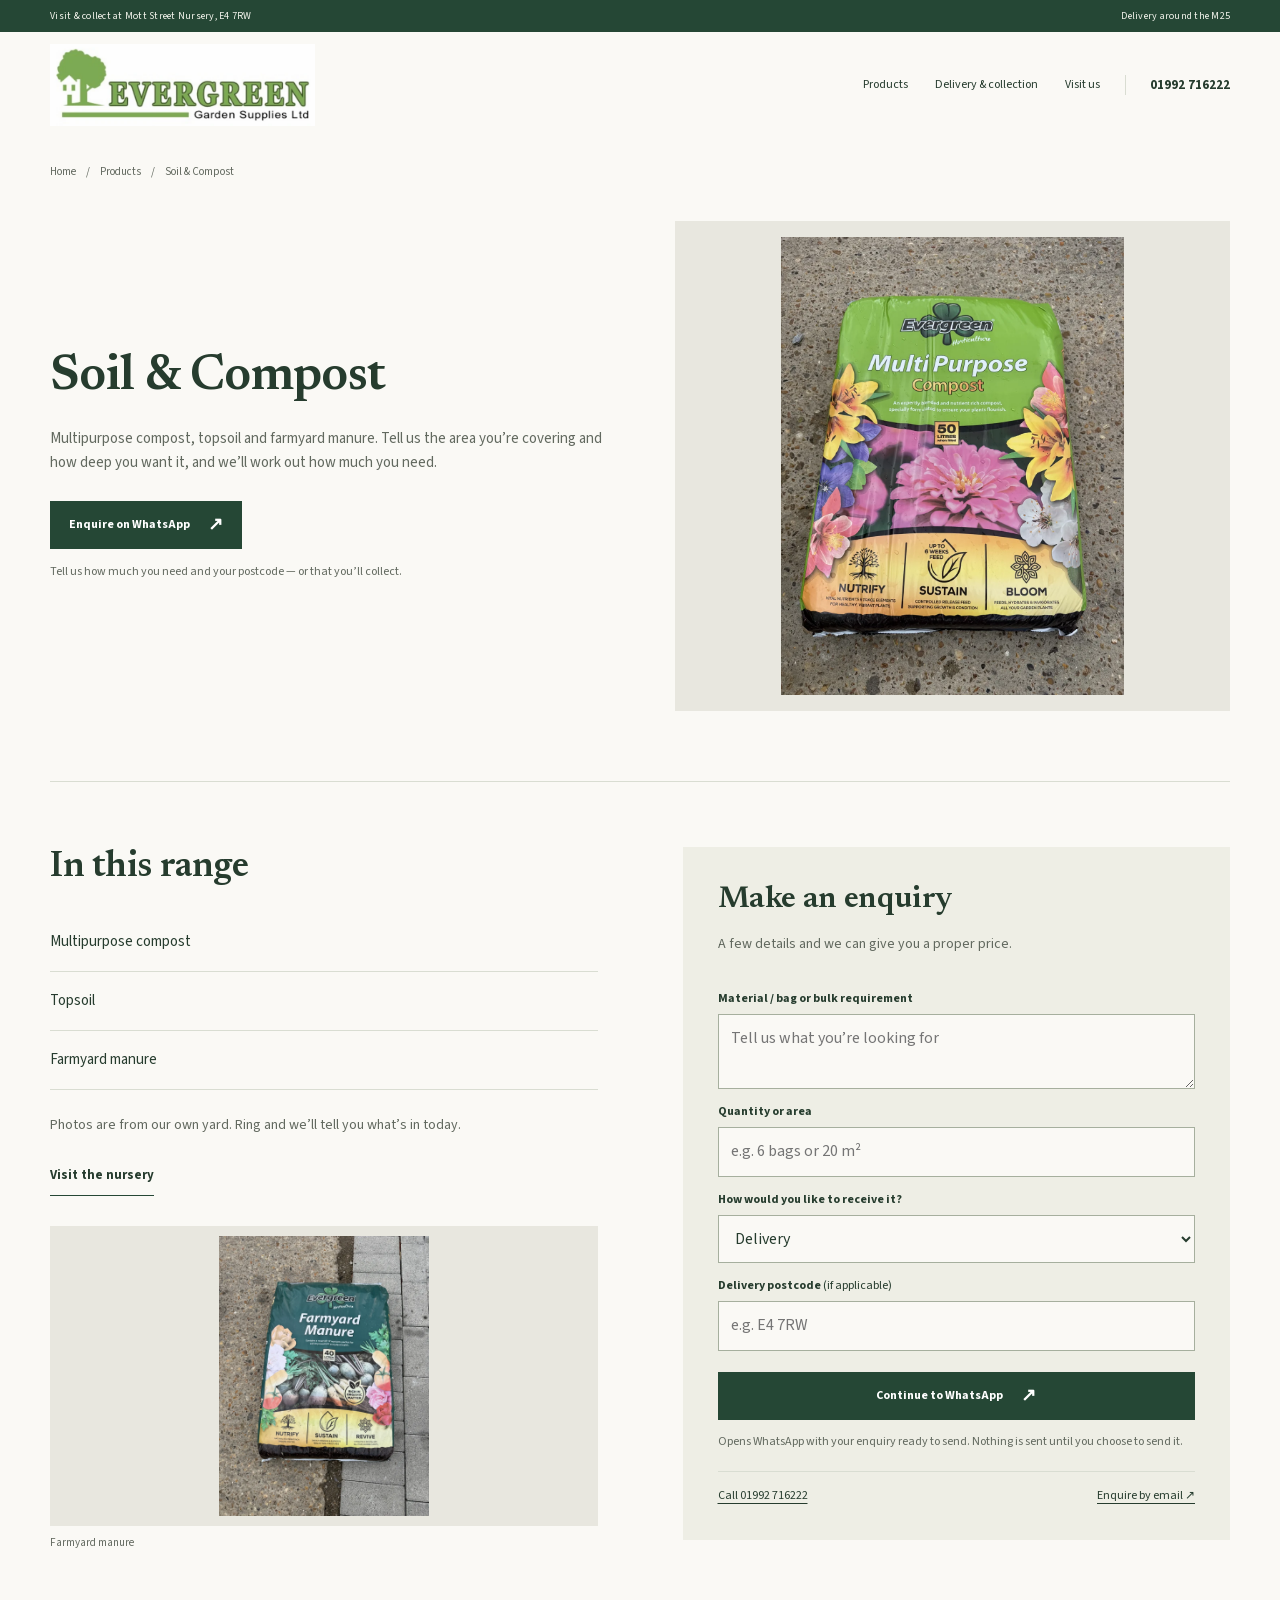
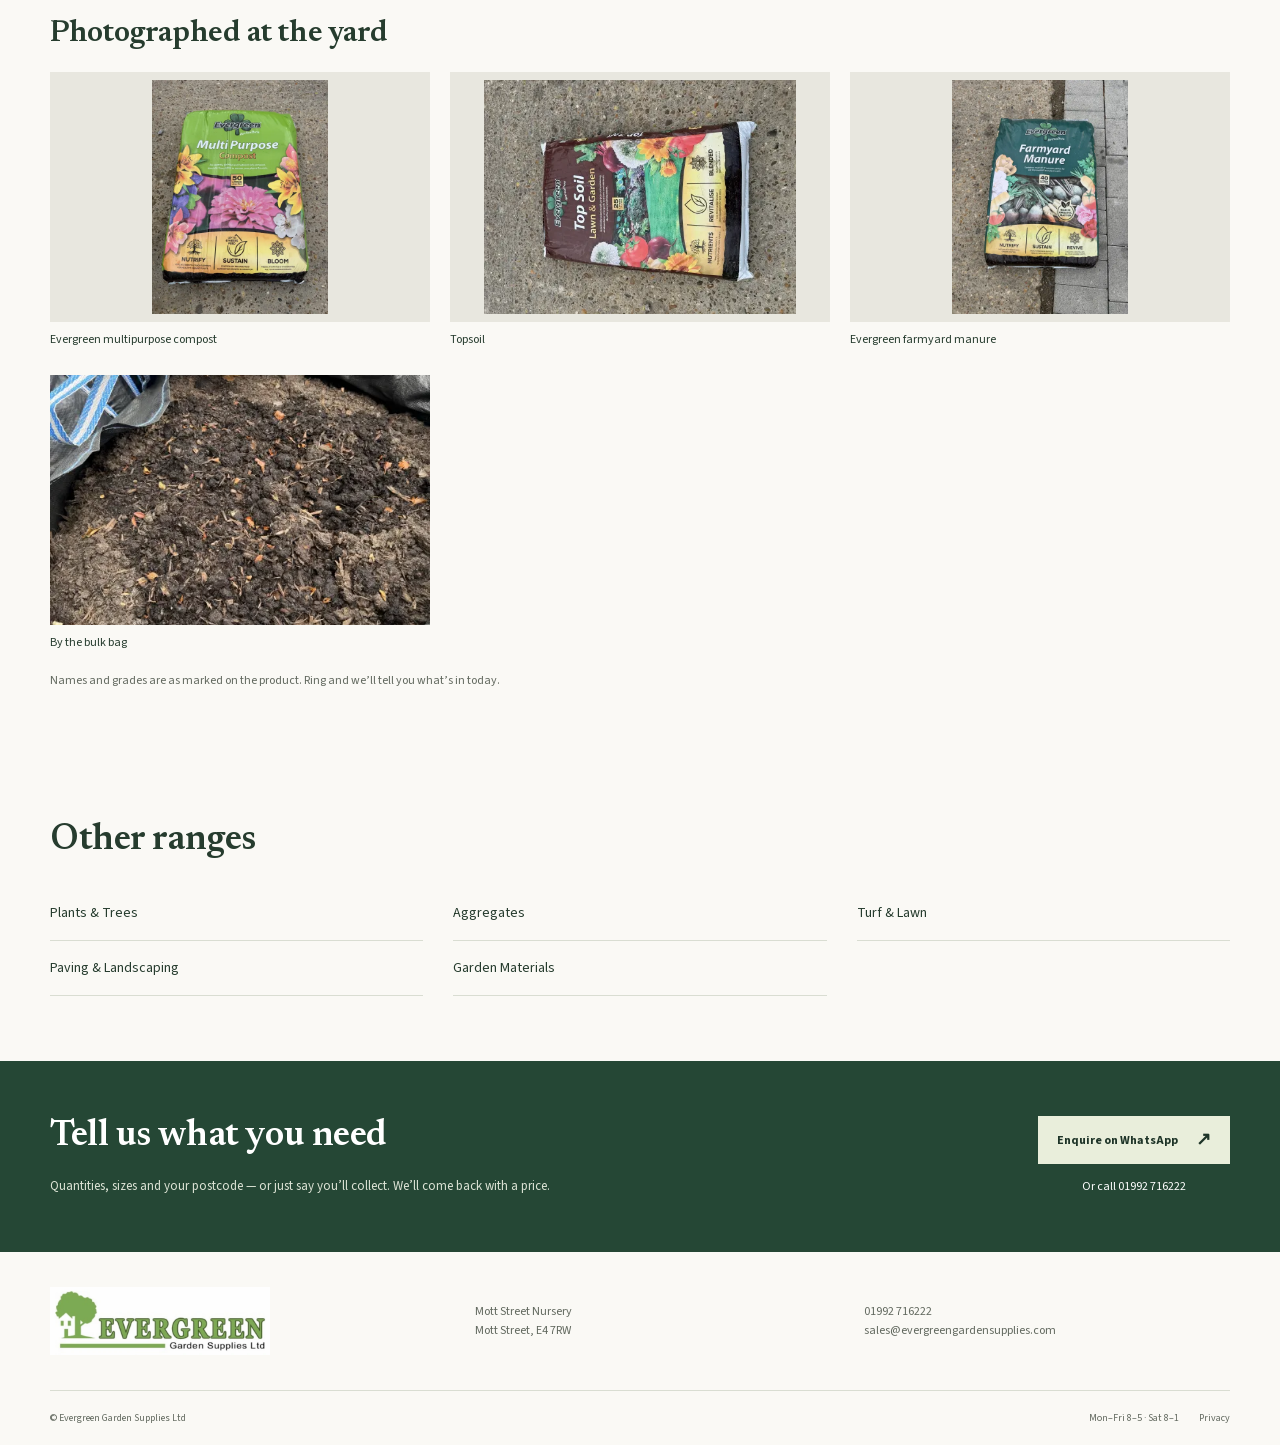
<file: products/soil-compost/index.html>
<!doctype html><html lang="en-GB"><head><meta charset="utf-8"><meta name="viewport" content="width=device-width, initial-scale=1"><title>Soil &amp; Compost | Evergreen Garden Supplies</title><meta name="description" content="Compost, topsoil and manure enquiries at Evergreen Garden Supplies, E4 7RW. Contact us for prices and availability, collection or delivery around the M25.">
<meta name="theme-color" content="#254735">
<link rel="canonical" href="https://www.evergreengardensupplies.com/products/soil-compost/">
<meta property="og:title" content="Soil &amp; Compost | Evergreen Garden Supplies">
<meta property="og:description" content="Compost, topsoil and manure enquiries at Evergreen Garden Supplies, E4 7RW. Contact us for prices and availability, collection or delivery around the M25.">
<meta property="og:type" content="website">
<meta property="og:locale" content="en_GB">
<meta property="og:site_name" content="Evergreen Garden Supplies Ltd">
<meta property="og:url" content="https://www.evergreengardensupplies.com/products/soil-compost/">
<meta property="og:image" content="https://www.evergreengardensupplies.com/assets/evergreen-nursery-social.jpg">
<meta property="og:image:width" content="1200">
<meta property="og:image:height" content="630">
<meta property="og:image:alt" content="Trees at Evergreen Garden Supplies, Mott Street Nursery">
<meta name="twitter:card" content="summary_large_image">
<meta name="twitter:title" content="Soil &amp; Compost | Evergreen Garden Supplies">
<meta name="twitter:description" content="Compost, topsoil and manure enquiries at Evergreen Garden Supplies, E4 7RW. Contact us for prices and availability, collection or delivery around the M25.">
<meta name="twitter:image" content="https://www.evergreengardensupplies.com/assets/evergreen-nursery-social.jpg">
<meta name="twitter:image:alt" content="Trees at Evergreen Garden Supplies, Mott Street Nursery">
<script type="application/ld+json">{"@context": "https://schema.org", "@graph": [{"@type": "GardenStore", "@id": "https://www.evergreengardensupplies.com/#business", "name": "Evergreen Garden Supplies Ltd", "url": "https://www.evergreengardensupplies.com/", "telephone": "+441992716222", "email": "sales@evergreengardensupplies.com", "image": "https://www.evergreengardensupplies.com/assets/evergreen-nursery-social.jpg", "logo": "https://www.evergreengardensupplies.com/assets/logo.webp", "hasMap": "https://maps.google.com/?cid=11117923362961783136", "description": "A working nursery and garden supplies yard at Mott Street, E4 7RW. Plants and trees, soil and compost, aggregates, turf, paving and timber. Visit and collect, or ask about delivery around the M25.", "address": {"@type": "PostalAddress", "streetAddress": "Mott Street Nursery, Mott Street", "postalCode": "E4 7RW", "addressCountry": "GB"}, "areaServed": "Areas around the M25", "openingHoursSpecification": [{"@type": "OpeningHoursSpecification", "dayOfWeek": ["Monday", "Tuesday", "Wednesday", "Thursday", "Friday"], "opens": "08:00", "closes": "17:00"}, {"@type": "OpeningHoursSpecification", "dayOfWeek": "Saturday", "opens": "08:00", "closes": "13:00"}, {"@type": "OpeningHoursSpecification", "dayOfWeek": "Sunday", "opens": "00:00", "closes": "00:00"}], "contactPoint": {"@type": "ContactPoint", "contactType": "sales enquiries", "telephone": "+441992716222", "email": "sales@evergreengardensupplies.com", "url": "https://wa.me/447808516747"}}, {"@type": "WebSite", "@id": "https://www.evergreengardensupplies.com/#website", "url": "https://www.evergreengardensupplies.com/", "name": "Evergreen Garden Supplies Ltd", "inLanguage": "en-GB"}, {"@type": "CollectionPage", "name": "Soil & Compost | Evergreen Garden Supplies", "description": "Compost, topsoil and manure enquiries at Evergreen Garden Supplies, E4 7RW. Contact us for prices and availability, collection or delivery around the M25.", "@id": "https://www.evergreengardensupplies.com/products/soil-compost/#page", "url": "https://www.evergreengardensupplies.com/products/soil-compost/", "inLanguage": "en-GB", "about": {"@id": "https://www.evergreengardensupplies.com/#business"}, "isPartOf": {"@id": "https://www.evergreengardensupplies.com/#website"}}, {"@type": "BreadcrumbList", "itemListElement": [{"@type": "ListItem", "position": 1, "name": "Home", "item": "https://www.evergreengardensupplies.com/"}, {"@type": "ListItem", "position": 2, "name": "Soil & Compost", "item": "https://www.evergreengardensupplies.com/products/soil-compost/"}]}]}</script><link rel="preload" href="/assets/fonts/newsreader.woff2" as="font" type="font/woff2" crossorigin><link rel="preload" href="/assets/fonts/source-sans-3.woff2" as="font" type="font/woff2" crossorigin><link rel="icon" href="/assets/logo.webp"><link rel="stylesheet" href="/styles.css"></head><body><a class="skip" href="#main">Skip to content</a><div class="topline"><span>Visit & collect at Mott Street Nursery, E4 7RW</span><span>Delivery around the M25</span></div><header class="header wrap"><a class="brand" href="/" aria-label="Evergreen Garden Supplies home"><img src="/assets/logo.webp" width="264" height="82" alt="Evergreen Garden Supplies Ltd"></a><nav aria-label="Main navigation"><a href="/#products">Products</a><a href="/#delivery">Delivery & collection</a><a href="/#visit">Visit us</a></nav><a class="header-phone" href="tel:+441992716222">01992 716222</a><button class="menu-toggle" hidden aria-expanded="false" aria-controls="mobile-menu">Menu <span aria-hidden="true">☰</span></button></header><nav id="mobile-menu" class="mobile-menu" aria-label="Mobile navigation" hidden><a href="/#products">Browse products</a><a href="/#delivery">Delivery & collection</a><a href="/#trade">Homeowners & trade</a><a href="/#visit">Visit & contact</a></nav><noscript><nav class="nojs-nav wrap" aria-label="Navigation"><a href="/#products">Products</a><a href="/#delivery">Delivery</a><a href="/#visit">Visit us</a></nav></noscript><main id="main"><div class="wrap breadcrumb"><a href="/">Home</a><span aria-hidden="true">/</span><a href="/#products">Products</a><span aria-hidden="true">/</span><span>Soil &amp; Compost</span></div><section class="wrap category-hero"><div><h1>Soil &amp; Compost</h1><p class="lead">Multipurpose compost, topsoil and farmyard manure. Tell us the area you’re covering and how deep you want it, and we’ll work out how much you need.</p><a class="button primary" href="https://wa.me/447808516747?text=Hi%20Evergreen%2C%20I%20would%20like%20to%20enquire%20about%20Soil%20%26%20Compost.%0A%0AQuantity%20/%20area%3A%20%0ADelivery%20postcode%20%28or%20collection%29%3A%20%0ADetails%3A%20">Enquire on WhatsApp<span aria-hidden="true">↗</span></a><p class="small">Tell us how much you need and your postcode — or that you’ll collect.</p></div><img src="/assets/compost-960.webp" srcset="/assets/compost-480.webp 480w, /assets/compost-960.webp 960w" sizes="100vw" alt="Bag of multipurpose compost photographed at Evergreen" width="960" height="720" fetchpriority="high" decoding="async"></section><section class="section wrap category-detail"><div><h2>In this range</h2><ul class="range-list"><li>Multipurpose compost</li><li>Topsoil</li><li>Farmyard manure</li></ul><p>Photos are from our own yard. Ring and we’ll tell you what’s in today.</p><a class="text-link" href="/#visit">Visit the nursery</a><figure class="supporting-photo"><img src="/assets/manure-960.webp" srcset="/assets/manure-480.webp 480w, /assets/manure-960.webp 960w" sizes="(min-width: 900px) 45vw, 100vw" alt="Bag of farmyard manure photographed at Evergreen" width="960" height="720" loading="lazy" decoding="async"><figcaption>Farmyard manure</figcaption></figure></div><div class="enquiry-box"><h2 id="enquiry-heading">Make an enquiry</h2><p>A few details and we can give you a proper price.</p><form hidden aria-labelledby="enquiry-heading" data-enquiry data-category="Soil &amp; Compost"><label for="detail">Material / bag or bulk requirement</label><textarea id="detail" name="details" rows="2" placeholder="Tell us what you’re looking for" maxlength="1500"></textarea><label for="quantity">Quantity or area</label><input id="quantity" name="quantity" placeholder="e.g. 6 bags or 20 m²" maxlength="150"><label for="method">How would you like to receive it?</label><select id="method" name="method"><option>Delivery</option><option>Collection</option><option>Not sure yet</option></select><label for="postcode">Delivery postcode <span>(if applicable)</span></label><input id="postcode" name="postcode" autocomplete="postal-code" maxlength="12" placeholder="e.g. E4 7RW"><button class="button primary" type="submit">Continue to WhatsApp <span aria-hidden="true">↗</span></button><p class="small">Opens WhatsApp with your enquiry ready to send. Nothing is sent until you choose to send it.</p><noscript><p>Use the WhatsApp link above, or call us, to make your enquiry.</p></noscript></form><div class="enquiry-alternatives"><a href="tel:+441992716222">Call 01992 716222</a><a href="mailto:sales@evergreengardensupplies.com?subject=Soil%20%26%20Compost%20enquiry">Enquire by email ↗</a></div></div></section><section class="section wrap gallery-sec"><h2>Photographed at the yard</h2><div class="gallery"><figure><img src="/assets/soil-compost-bag-960.webp" srcset="/assets/soil-compost-bag-480.webp 480w, /assets/soil-compost-bag-960.webp 960w" sizes="(min-width: 900px) 380px, (min-width: 600px) 30vw, 45vw" alt="Bag of Evergreen multipurpose compost" width="960" height="720" loading="lazy" decoding="async"><figcaption>Evergreen multipurpose compost</figcaption></figure><figure><img src="/assets/soil-topsoil-bag-960.webp" srcset="/assets/soil-topsoil-bag-480.webp 480w, /assets/soil-topsoil-bag-960.webp 960w" sizes="(min-width: 900px) 380px, (min-width: 600px) 30vw, 45vw" alt="Bag of topsoil for lawn and garden" width="960" height="720" loading="lazy" decoding="async"><figcaption>Topsoil</figcaption></figure><figure><img src="/assets/soil-manure-bag-960.webp" srcset="/assets/soil-manure-bag-480.webp 480w, /assets/soil-manure-bag-960.webp 960w" sizes="(min-width: 900px) 380px, (min-width: 600px) 30vw, 45vw" alt="Bag of Evergreen farmyard manure" width="960" height="720" loading="lazy" decoding="async"><figcaption>Evergreen farmyard manure</figcaption></figure><figure><img src="/assets/soil-bulk-960.webp" srcset="/assets/soil-bulk-480.webp 480w, /assets/soil-bulk-960.webp 960w" sizes="(min-width: 900px) 380px, (min-width: 600px) 30vw, 45vw" alt="Dark soil in a bulk bag at the yard" width="960" height="720" loading="lazy" decoding="async"><figcaption>By the bulk bag</figcaption></figure></div><p class="small">Names and grades are as marked on the product. Ring and we’ll tell you what’s in today.</p></section><section class="section wrap related"><h2>Other ranges</h2><div class="related-links"><a href="/products/plants-trees/">Plants &amp; Trees</a><a href="/products/aggregates/">Aggregates</a><a href="/products/turf-lawn/">Turf &amp; Lawn</a><a href="/products/paving-landscaping/">Paving &amp; Landscaping</a><a href="/products/garden-materials/">Garden Materials</a></div></section><section class="final-cta"><div class="wrap final-inner"><div><h2>Tell us what you need</h2><p>Quantities, sizes and your postcode — or just say you’ll collect. We’ll come back with a price.</p></div><div class="final-actions"><a class="button light" href="https://wa.me/447808516747?text=Hi%20Evergreen%2C%20I%20would%20like%20to%20enquire%20about%20Soil%20%26%20Compost.%0A%0AQuantity%20/%20area%3A%20%0ADelivery%20postcode%20%28or%20collection%29%3A%20%0ADetails%3A%20">Enquire on WhatsApp<span aria-hidden="true">↗</span></a><a href="tel:+441992716222">Or call 01992 716222</a></div></div></section></main><footer class="wrap"><div class="footer-main"><a href="/" aria-label="Evergreen home"><img src="/assets/logo.webp" width="230" height="72" alt="Evergreen Garden Supplies Ltd" loading="lazy"></a><p>Mott Street Nursery<br>Mott Street, E4 7RW</p><div><a href="tel:+441992716222">01992 716222</a><br><a href="mailto:sales@evergreengardensupplies.com">sales@evergreengardensupplies.com</a></div></div><div class="footer-small"><span>© Evergreen Garden Supplies Ltd</span><span>Mon–Fri 8–5 · Sat 8–1</span><a href="/privacy/">Privacy</a></div></footer><div class="mobile-actions" aria-label="Quick contact"><a class="button primary" href="https://wa.me/447808516747?text=Hi%20Evergreen%2C%20I%20would%20like%20to%20enquire%20about%20Soil%20%26%20Compost.%0A%0AQuantity%20/%20area%3A%20%0ADelivery%20postcode%20%28or%20collection%29%3A%20%0ADetails%3A%20">WhatsApp</a><a class="button outline" href="tel:+441992716222">Call us</a></div><script src="/site.js" defer></script></body></html>
</file>
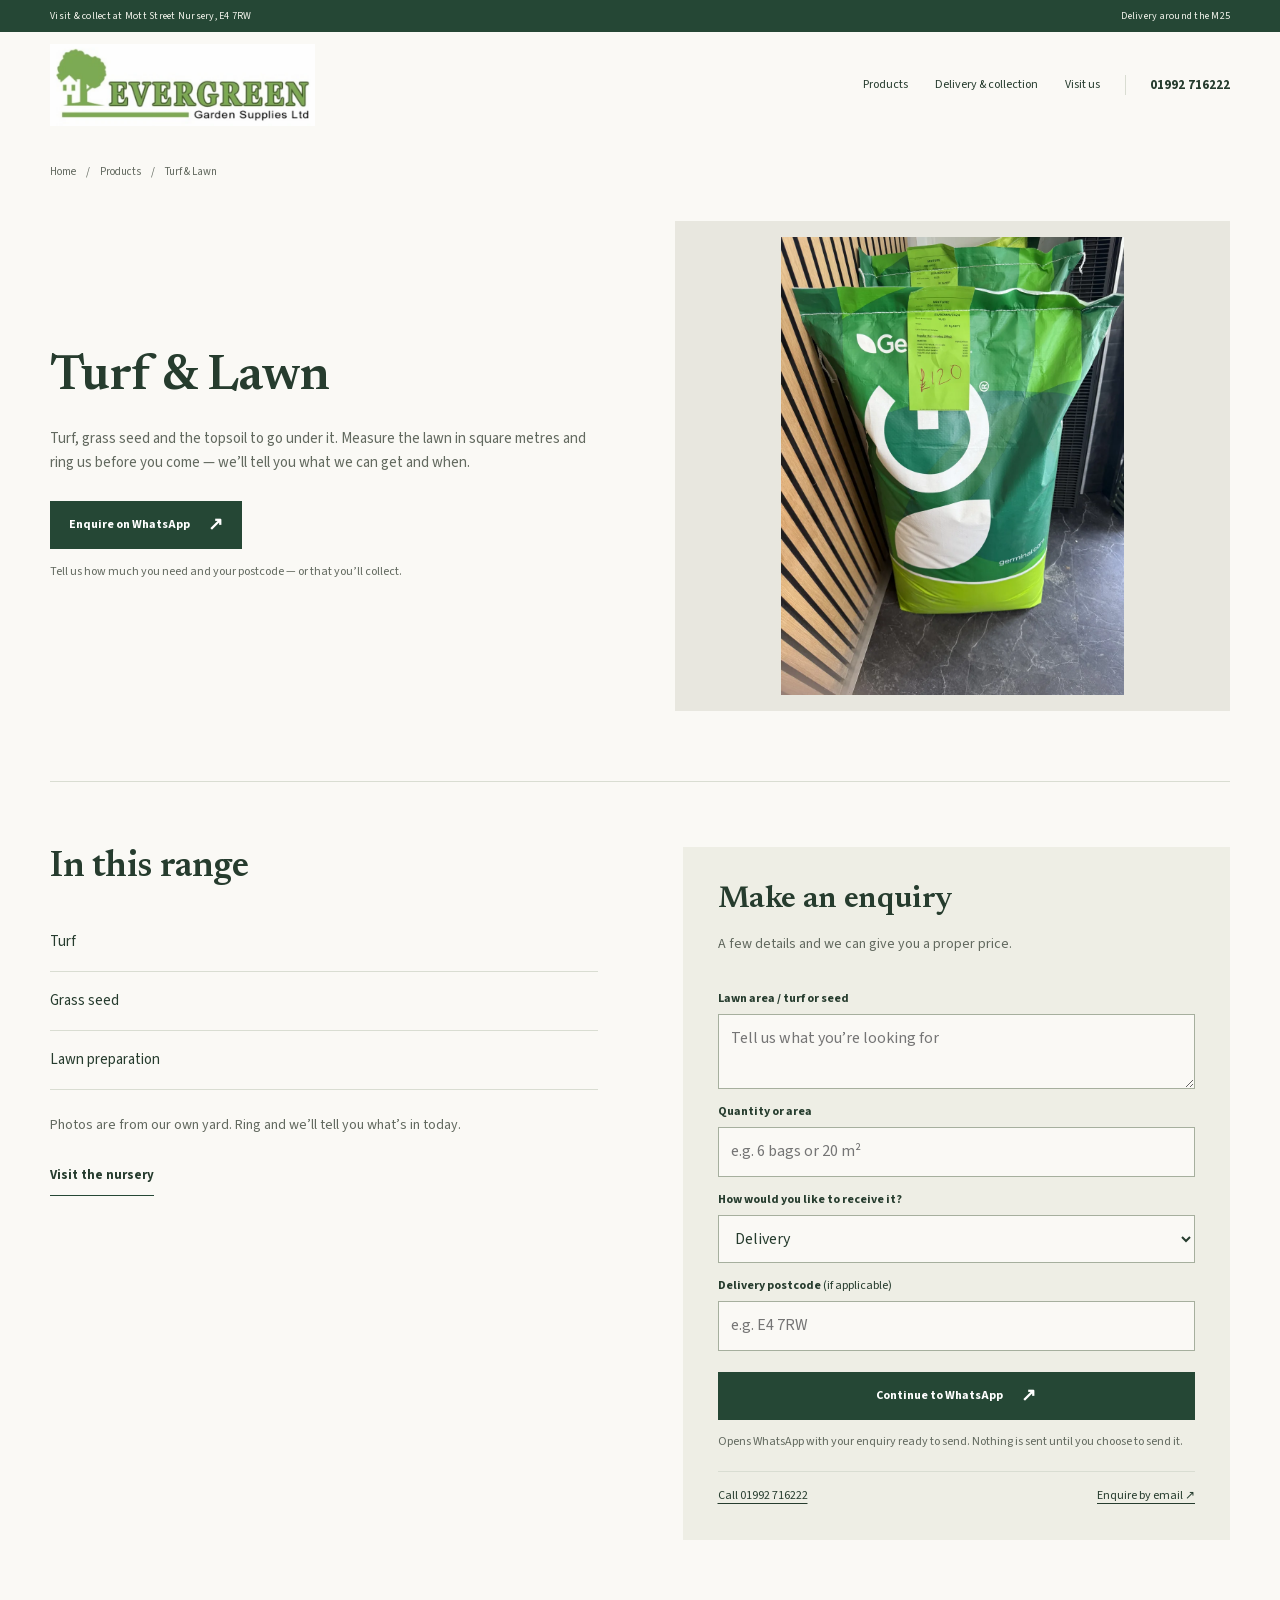
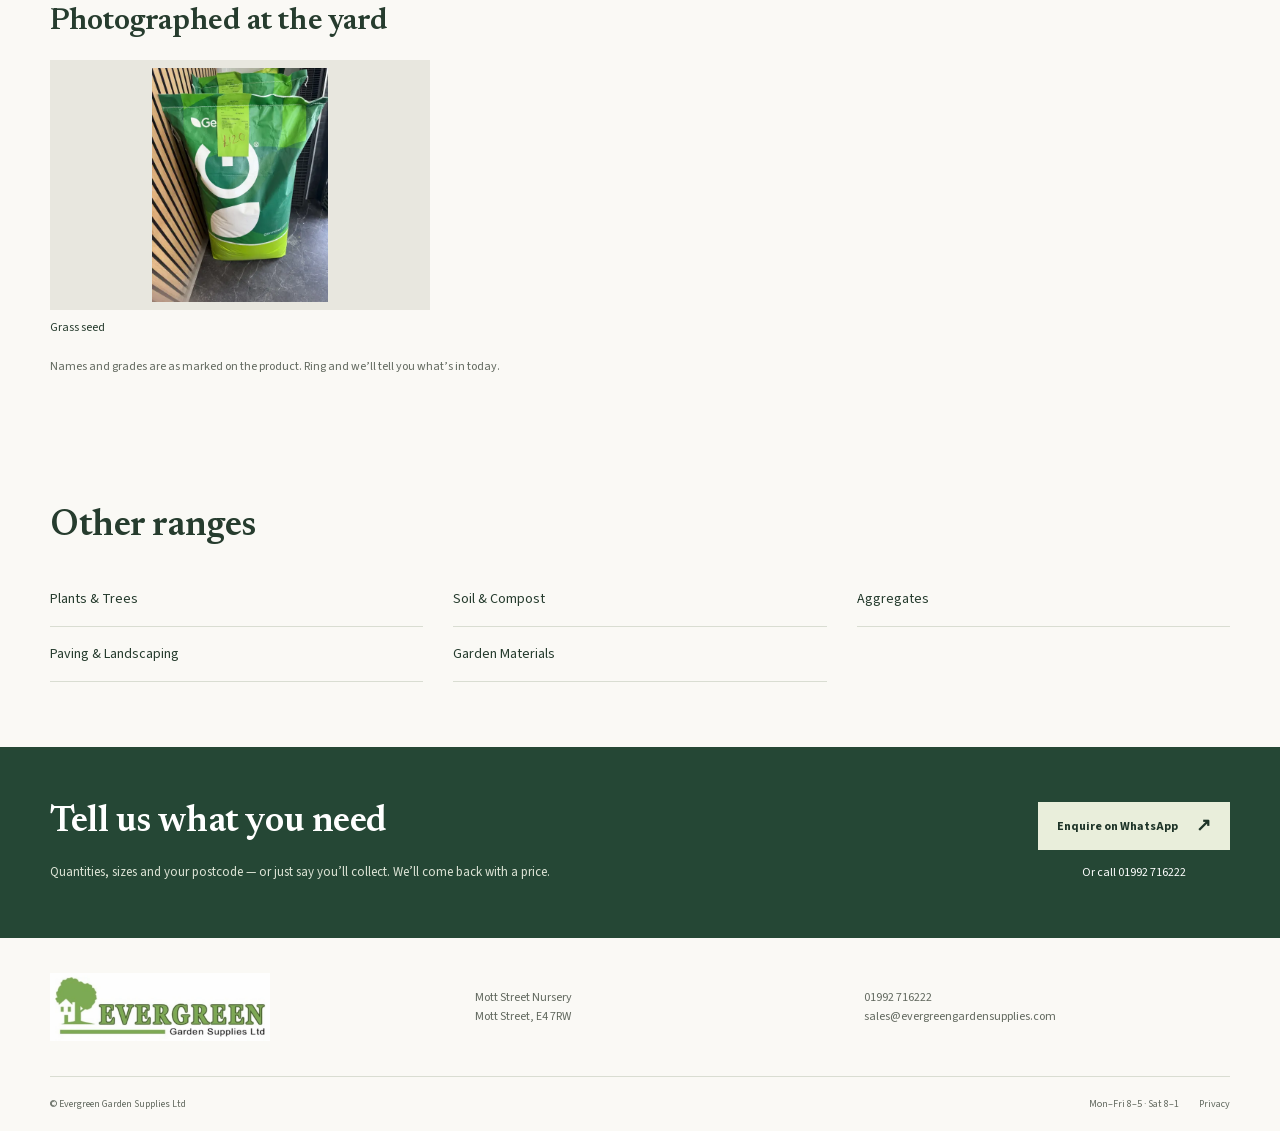
<file: products/turf-lawn/index.html>
<!doctype html><html lang="en-GB"><head><meta charset="utf-8"><meta name="viewport" content="width=device-width, initial-scale=1"><title>Turf &amp; Lawn | Evergreen Garden Supplies</title><meta name="description" content="Turf and lawn supply enquiries at Evergreen Garden Supplies, E4 7RW. Tell us your lawn area and postcode for current prices and availability.">
<meta name="theme-color" content="#254735">
<link rel="canonical" href="https://www.evergreengardensupplies.com/products/turf-lawn/">
<meta property="og:title" content="Turf &amp; Lawn | Evergreen Garden Supplies">
<meta property="og:description" content="Turf and lawn supply enquiries at Evergreen Garden Supplies, E4 7RW. Tell us your lawn area and postcode for current prices and availability.">
<meta property="og:type" content="website">
<meta property="og:locale" content="en_GB">
<meta property="og:site_name" content="Evergreen Garden Supplies Ltd">
<meta property="og:url" content="https://www.evergreengardensupplies.com/products/turf-lawn/">
<meta property="og:image" content="https://www.evergreengardensupplies.com/assets/evergreen-nursery-social.jpg">
<meta property="og:image:width" content="1200">
<meta property="og:image:height" content="630">
<meta property="og:image:alt" content="Trees at Evergreen Garden Supplies, Mott Street Nursery">
<meta name="twitter:card" content="summary_large_image">
<meta name="twitter:title" content="Turf &amp; Lawn | Evergreen Garden Supplies">
<meta name="twitter:description" content="Turf and lawn supply enquiries at Evergreen Garden Supplies, E4 7RW. Tell us your lawn area and postcode for current prices and availability.">
<meta name="twitter:image" content="https://www.evergreengardensupplies.com/assets/evergreen-nursery-social.jpg">
<meta name="twitter:image:alt" content="Trees at Evergreen Garden Supplies, Mott Street Nursery">
<script type="application/ld+json">{"@context": "https://schema.org", "@graph": [{"@type": "GardenStore", "@id": "https://www.evergreengardensupplies.com/#business", "name": "Evergreen Garden Supplies Ltd", "url": "https://www.evergreengardensupplies.com/", "telephone": "+441992716222", "email": "sales@evergreengardensupplies.com", "image": "https://www.evergreengardensupplies.com/assets/evergreen-nursery-social.jpg", "logo": "https://www.evergreengardensupplies.com/assets/logo.webp", "hasMap": "https://maps.google.com/?cid=11117923362961783136", "description": "A working nursery and garden supplies yard at Mott Street, E4 7RW. Plants and trees, soil and compost, aggregates, turf, paving and timber. Visit and collect, or ask about delivery around the M25.", "address": {"@type": "PostalAddress", "streetAddress": "Mott Street Nursery, Mott Street", "postalCode": "E4 7RW", "addressCountry": "GB"}, "areaServed": "Areas around the M25", "openingHoursSpecification": [{"@type": "OpeningHoursSpecification", "dayOfWeek": ["Monday", "Tuesday", "Wednesday", "Thursday", "Friday"], "opens": "08:00", "closes": "17:00"}, {"@type": "OpeningHoursSpecification", "dayOfWeek": "Saturday", "opens": "08:00", "closes": "13:00"}, {"@type": "OpeningHoursSpecification", "dayOfWeek": "Sunday", "opens": "00:00", "closes": "00:00"}], "contactPoint": {"@type": "ContactPoint", "contactType": "sales enquiries", "telephone": "+441992716222", "email": "sales@evergreengardensupplies.com", "url": "https://wa.me/447808516747"}}, {"@type": "WebSite", "@id": "https://www.evergreengardensupplies.com/#website", "url": "https://www.evergreengardensupplies.com/", "name": "Evergreen Garden Supplies Ltd", "inLanguage": "en-GB"}, {"@type": "CollectionPage", "name": "Turf & Lawn | Evergreen Garden Supplies", "description": "Turf and lawn supply enquiries at Evergreen Garden Supplies, E4 7RW. Tell us your lawn area and postcode for current prices and availability.", "@id": "https://www.evergreengardensupplies.com/products/turf-lawn/#page", "url": "https://www.evergreengardensupplies.com/products/turf-lawn/", "inLanguage": "en-GB", "about": {"@id": "https://www.evergreengardensupplies.com/#business"}, "isPartOf": {"@id": "https://www.evergreengardensupplies.com/#website"}}, {"@type": "BreadcrumbList", "itemListElement": [{"@type": "ListItem", "position": 1, "name": "Home", "item": "https://www.evergreengardensupplies.com/"}, {"@type": "ListItem", "position": 2, "name": "Turf & Lawn", "item": "https://www.evergreengardensupplies.com/products/turf-lawn/"}]}]}</script><link rel="preload" href="/assets/fonts/newsreader.woff2" as="font" type="font/woff2" crossorigin><link rel="preload" href="/assets/fonts/source-sans-3.woff2" as="font" type="font/woff2" crossorigin><link rel="icon" href="/assets/logo.webp"><link rel="stylesheet" href="/styles.css"></head><body><a class="skip" href="#main">Skip to content</a><div class="topline"><span>Visit & collect at Mott Street Nursery, E4 7RW</span><span>Delivery around the M25</span></div><header class="header wrap"><a class="brand" href="/" aria-label="Evergreen Garden Supplies home"><img src="/assets/logo.webp" width="264" height="82" alt="Evergreen Garden Supplies Ltd"></a><nav aria-label="Main navigation"><a href="/#products">Products</a><a href="/#delivery">Delivery & collection</a><a href="/#visit">Visit us</a></nav><a class="header-phone" href="tel:+441992716222">01992 716222</a><button class="menu-toggle" hidden aria-expanded="false" aria-controls="mobile-menu">Menu <span aria-hidden="true">☰</span></button></header><nav id="mobile-menu" class="mobile-menu" aria-label="Mobile navigation" hidden><a href="/#products">Browse products</a><a href="/#delivery">Delivery & collection</a><a href="/#trade">Homeowners & trade</a><a href="/#visit">Visit & contact</a></nav><noscript><nav class="nojs-nav wrap" aria-label="Navigation"><a href="/#products">Products</a><a href="/#delivery">Delivery</a><a href="/#visit">Visit us</a></nav></noscript><main id="main"><div class="wrap breadcrumb"><a href="/">Home</a><span aria-hidden="true">/</span><a href="/#products">Products</a><span aria-hidden="true">/</span><span>Turf &amp; Lawn</span></div><section class="wrap category-hero"><div><h1>Turf &amp; Lawn</h1><p class="lead">Turf, grass seed and the topsoil to go under it. Measure the lawn in square metres and ring us before you come — we’ll tell you what we can get and when.</p><a class="button primary" href="https://wa.me/447808516747?text=Hi%20Evergreen%2C%20I%20would%20like%20to%20enquire%20about%20Turf%20%26%20Lawn.%0A%0AQuantity%20/%20area%3A%20%0ADelivery%20postcode%20%28or%20collection%29%3A%20%0ADetails%3A%20">Enquire on WhatsApp<span aria-hidden="true">↗</span></a><p class="small">Tell us how much you need and your postcode — or that you’ll collect.</p></div><img src="/assets/turf-960.webp" srcset="/assets/turf-480.webp 480w, /assets/turf-960.webp 960w" sizes="100vw" alt="Bag of grass seed photographed at Evergreen" width="960" height="720" fetchpriority="high" decoding="async"></section><section class="section wrap category-detail"><div><h2>In this range</h2><ul class="range-list"><li>Turf</li><li>Grass seed</li><li>Lawn preparation</li></ul><p>Photos are from our own yard. Ring and we’ll tell you what’s in today.</p><a class="text-link" href="/#visit">Visit the nursery</a></div><div class="enquiry-box"><h2 id="enquiry-heading">Make an enquiry</h2><p>A few details and we can give you a proper price.</p><form hidden aria-labelledby="enquiry-heading" data-enquiry data-category="Turf &amp; Lawn"><label for="detail">Lawn area / turf or seed</label><textarea id="detail" name="details" rows="2" placeholder="Tell us what you’re looking for" maxlength="1500"></textarea><label for="quantity">Quantity or area</label><input id="quantity" name="quantity" placeholder="e.g. 6 bags or 20 m²" maxlength="150"><label for="method">How would you like to receive it?</label><select id="method" name="method"><option>Delivery</option><option>Collection</option><option>Not sure yet</option></select><label for="postcode">Delivery postcode <span>(if applicable)</span></label><input id="postcode" name="postcode" autocomplete="postal-code" maxlength="12" placeholder="e.g. E4 7RW"><button class="button primary" type="submit">Continue to WhatsApp <span aria-hidden="true">↗</span></button><p class="small">Opens WhatsApp with your enquiry ready to send. Nothing is sent until you choose to send it.</p><noscript><p>Use the WhatsApp link above, or call us, to make your enquiry.</p></noscript></form><div class="enquiry-alternatives"><a href="tel:+441992716222">Call 01992 716222</a><a href="mailto:sales@evergreengardensupplies.com?subject=Turf%20%26%20Lawn%20enquiry">Enquire by email ↗</a></div></div></section><section class="section wrap gallery-sec"><h2>Photographed at the yard</h2><div class="gallery"><figure><img src="/assets/turf-seed-960.webp" srcset="/assets/turf-seed-480.webp 480w, /assets/turf-seed-960.webp 960w" sizes="(min-width: 900px) 380px, (min-width: 600px) 30vw, 45vw" alt="Bag of grass seed at the yard" width="960" height="720" loading="lazy" decoding="async"><figcaption>Grass seed</figcaption></figure></div><p class="small">Names and grades are as marked on the product. Ring and we’ll tell you what’s in today.</p></section><section class="section wrap related"><h2>Other ranges</h2><div class="related-links"><a href="/products/plants-trees/">Plants &amp; Trees</a><a href="/products/soil-compost/">Soil &amp; Compost</a><a href="/products/aggregates/">Aggregates</a><a href="/products/paving-landscaping/">Paving &amp; Landscaping</a><a href="/products/garden-materials/">Garden Materials</a></div></section><section class="final-cta"><div class="wrap final-inner"><div><h2>Tell us what you need</h2><p>Quantities, sizes and your postcode — or just say you’ll collect. We’ll come back with a price.</p></div><div class="final-actions"><a class="button light" href="https://wa.me/447808516747?text=Hi%20Evergreen%2C%20I%20would%20like%20to%20enquire%20about%20Turf%20%26%20Lawn.%0A%0AQuantity%20/%20area%3A%20%0ADelivery%20postcode%20%28or%20collection%29%3A%20%0ADetails%3A%20">Enquire on WhatsApp<span aria-hidden="true">↗</span></a><a href="tel:+441992716222">Or call 01992 716222</a></div></div></section></main><footer class="wrap"><div class="footer-main"><a href="/" aria-label="Evergreen home"><img src="/assets/logo.webp" width="230" height="72" alt="Evergreen Garden Supplies Ltd" loading="lazy"></a><p>Mott Street Nursery<br>Mott Street, E4 7RW</p><div><a href="tel:+441992716222">01992 716222</a><br><a href="mailto:sales@evergreengardensupplies.com">sales@evergreengardensupplies.com</a></div></div><div class="footer-small"><span>© Evergreen Garden Supplies Ltd</span><span>Mon–Fri 8–5 · Sat 8–1</span><a href="/privacy/">Privacy</a></div></footer><div class="mobile-actions" aria-label="Quick contact"><a class="button primary" href="https://wa.me/447808516747?text=Hi%20Evergreen%2C%20I%20would%20like%20to%20enquire%20about%20Turf%20%26%20Lawn.%0A%0AQuantity%20/%20area%3A%20%0ADelivery%20postcode%20%28or%20collection%29%3A%20%0ADetails%3A%20">WhatsApp</a><a class="button outline" href="tel:+441992716222">Call us</a></div><script src="/site.js" defer></script></body></html>
</file>
<file: styles.css>
@font-face{font-family:'Newsreader';src:url(/assets/fonts/newsreader.woff2) format('woff2');font-weight:600;font-style:normal;font-display:swap}
@font-face{font-family:'Source Sans 3';src:url(/assets/fonts/source-sans-3.woff2) format('woff2');font-weight:400 700;font-style:normal;font-display:swap}
:root{--green:#254735;--deep:#1e3428;--sage:#b8c79e;--paper:#faf9f5;--cream:#eeeee5;--ink:#263c2e;--muted:#62695f;--line:#d9ddd2}*{box-sizing:border-box}html{scroll-behavior:auto;scroll-padding-top:28px}body{margin:0;background:var(--paper);color:var(--ink);font-family:'Source Sans 3',-apple-system,BlinkMacSystemFont,'Segoe UI',Arial,sans-serif;font-size:15px;line-height:1.6}a{color:inherit;text-decoration:none}button,input,textarea,select{font:inherit}button,a,input,textarea,select{-webkit-tap-highlight-color:transparent}a:focus-visible,button:focus-visible,input:focus-visible,textarea:focus-visible,select:focus-visible{outline:3px solid #9b702c;outline-offset:5px}a:hover{text-decoration:underline;text-underline-offset:5px}img{max-width:100%;display:block;object-fit:cover}button{cursor:pointer}h1,h2,h3,p{margin:0}h1,h2{font-family:'Newsreader',Georgia,'Times New Roman',serif;font-weight:600;line-height:1.1;letter-spacing:-.012em}h1{font-size:52px}h2{font-size:37px}h3{font-size:18px;font-weight:500;line-height:1.3}p+p{margin-top:16px}.wrap{width:calc(100% - 40px);max-width:1240px;margin-inline:auto}.section{padding-block:60px}.eyebrow{font-size:10px;letter-spacing:.16em;font-weight:700;line-height:1.5;margin-bottom:17px}.small{font-size:12px;color:var(--muted)}.skip{position:fixed;left:15px;top:-100px;background:white;padding:12px;z-index:100}.skip:focus{top:10px}.topline{background:var(--green);color:#f4f5ed;padding:8px 20px;font-size:10px;letter-spacing:.025em;text-align:center}.topline span:last-child{display:none}.header{height:83px;display:flex;align-items:center;justify-content:space-between;gap:16px}.brand img{width:208px;height:auto}.header nav,.header-phone{display:none}.menu-toggle{background:none;border:0;color:var(--green);font-size:12px;padding:12px 0 12px 12px}.menu-toggle span{padding-left:5px}.mobile-menu{border-top:1px solid var(--line);padding:10px 20px 20px}.mobile-menu a{display:block;padding:12px 0;border-bottom:1px solid var(--line)}[hidden]{display:none!important}.hero{position:relative;display:flex;flex-direction:column;background:var(--green)}.hero>img{width:100%;height:270px;object-position:center 47%;order:0}.hero-panel{color:var(--paper);padding:31px 24px 34px;order:1}.hero-panel>p:not(.eyebrow){color:#edf0e7;font-size:14px;line-height:1.65;margin-top:20px}.hero .eyebrow{color:#d8dfc6}.hero-note{display:block;margin-top:24px;font-size:10px;color:#d6dfd1}.photo-credit{position:absolute;top:249px;right:12px;font-size:7px;letter-spacing:.1em;color:white;background:var(--deep);padding:3px 5px}.actions{display:flex;gap:10px;flex-wrap:wrap;margin-top:25px}.button{display:inline-flex;align-items:center;justify-content:center;gap:18px;padding:14px 18px;min-height:48px;font-size:12px;font-weight:700;line-height:1.3;border:1px solid transparent;text-align:center;border-radius:0}.button span{font-size:18px;line-height:1}.button:hover{text-decoration:none;filter:brightness(.94)}.primary{background:var(--green);color:white}.light{background:#e9eedb;color:var(--deep)}.outline{border-color:var(--green);background:transparent;color:var(--green)}.hero-outline{border-color:#9cae9e;color:white;background:transparent}.service-strip{display:flex;align-items:center;justify-content:space-between;padding-block:19px;border-bottom:1px solid var(--line);gap:10px;font-size:10px}.service-strip span+span{border-left:1px solid var(--line);padding-left:13px}.section-head{display:flex;flex-direction:column;gap:20px;margin-bottom:30px}.section-head>p{font-size:14px;color:var(--muted);max-width:410px}.desktop-break{display:none}.categories{display:grid;grid-template-columns:1fr 1fr;gap:27px 14px}.category{min-width:0}.category img{width:100%;height:170px}.category-label{display:flex;align-items:center;gap:10px;padding-top:13px;border-bottom:1px solid var(--line);padding-bottom:12px}.category h3{font-family:'Newsreader',Georgia,'Times New Roman',serif;font-weight:600;font-size:19px;letter-spacing:-.008em}.number{display:none;font-size:10px;color:var(--muted)}.arrow{margin-left:auto;font-size:21px}.range-note{font-size:12px;color:var(--muted);margin-top:24px}.delivery{background:var(--cream)}.split{display:grid;gap:35px}.delivery-photo{position:relative}.delivery-photo img{height:340px;width:100%;object-position:center 45%}.image-caption{font-size:9px;letter-spacing:.12em;line-height:1.5}.delivery-photo .image-caption{position:absolute;bottom:15px;left:16px;background:var(--paper);padding:7px 10px}.delivery-copy>p:not(.eyebrow):not(.small){margin-top:20px;color:var(--muted)}.delivery-copy>.button{margin-top:24px}.delivery-copy>.small{margin-top:13px}.features{display:grid;gap:32px}.feature img{width:100%;height:290px;object-position:center}.feature .eyebrow{margin:19px 0 8px;color:var(--muted);font-size:9px}.feature h3{font-family:'Newsreader',Georgia,'Times New Roman',serif;font-weight:600;font-size:26px;letter-spacing:-.008em}.text-link{display:inline-flex;align-items:center;justify-content:space-between;gap:20px;font-size:13px;font-weight:700;border-bottom:1px solid var(--green);padding-block:9px}.feature .text-link{margin-top:14px}.trade{display:grid;gap:25px;border-block:1px solid var(--line);padding-block:38px}.trade p:not(.eyebrow){font-size:14px;color:var(--muted)}.trade .text-link{margin-top:15px}.yard{display:grid;gap:30px}.yard-media{background:var(--cream)}.yard-media{position:relative}.yard-video{width:100%;height:auto;aspect-ratio:1080/608;display:block;background:var(--deep);object-fit:cover}.video-toggle{position:absolute;left:12px;top:12px;z-index:2;background:#1e3428e6;color:#f4f5ed;border:0;font-size:11px;font-weight:700;letter-spacing:.04em;padding:9px 13px;min-height:44px;min-width:76px}.video-toggle:hover{background:var(--deep)}.yard .image-caption{padding:12px 16px}.yard-copy>p:not(.eyebrow){color:var(--muted);margin-top:22px}.yard-copy .text-link{margin-top:18px}.trust{background:#e7ebdf}.trust-inner{padding-block:48px;text-align:center}.trust h2{font-size:31px}.trust-points{display:grid;margin-top:30px;gap:20px}.trust-points p{font-size:12px;color:var(--muted);margin:0}.trust-points strong{display:block;color:var(--green);font-size:14px;margin-bottom:5px}.visit{display:grid;gap:38px}.visit address{font-style:normal;margin-block:25px;line-height:1.7}.visit .small{margin-top:8px}.visit-details>h3{font-size:17px;font-weight:700}.hours{margin:17px 0 26px}.hours>div{display:flex;justify-content:space-between;border-bottom:1px solid var(--line);padding:13px 0;gap:15px;font-size:13px}.hours dd{margin:0}.contact-links a{display:flex;gap:8px;justify-content:space-between;font-size:13px;padding:9px 0;overflow-wrap:anywhere}.contact-links a:first-child{font-size:23px;font-family:'Newsreader',Georgia,'Times New Roman',serif;font-weight:600}.final-cta{background:var(--green);color:white;padding-block:47px}.final-inner{display:grid;gap:25px}.final-inner p:not(.eyebrow){font-size:13px;color:#dce3d5;margin-top:17px}.final-actions{display:flex;flex-direction:column;gap:13px;align-items:flex-start;font-size:12px}.footer-main{padding-block:35px;display:grid;gap:22px;font-size:12px;color:var(--muted)}.footer-main img{width:220px;height:auto}.footer-main a{overflow-wrap:anywhere}.footer-small{border-top:1px solid var(--line);padding-block:19px;display:flex;flex-wrap:wrap;gap:10px 20px;font-size:10px;color:var(--muted)}footer{padding-bottom:80px}.mobile-actions{position:fixed;z-index:30;bottom:0;left:0;right:0;background:var(--paper);padding:9px 14px calc(9px + env(safe-area-inset-bottom));display:grid;grid-template-columns:1.5fr 1fr;gap:8px;border-top:1px solid var(--line);box-shadow:0 -3px 15px #2034250a}.mobile-actions .button{min-height:44px;padding:11px}.breadcrumb{display:flex;gap:10px;flex-wrap:wrap;padding-block:21px;font-size:11px;color:var(--muted)}.category-hero{display:grid;gap:30px;padding-block:15px 45px}.category-hero h1{font-size:46px}.category-hero .lead{font-size:15px;color:var(--muted);margin-top:22px}.category-hero .button{margin-top:26px}.category-hero .small{margin-top:13px}.category-hero>img{width:100%;height:340px}.category-detail{display:grid;gap:40px;border-top:1px solid var(--line)}.range-list{padding:0;list-style:none;margin:24px 0}.range-list li{padding:17px 0;border-bottom:1px solid var(--line);display:flex;justify-content:space-between}.category-detail>div>p:not(.eyebrow){color:var(--muted);font-size:14px}.category-detail .text-link{margin-top:20px}.enquiry-box{background:var(--cream);padding:25px}.enquiry-box h2{font-size:31px;margin-bottom:15px}.enquiry-box form{display:grid;margin-top:20px}.enquiry-box label{font-size:12px;font-weight:700;margin:13px 0 6px}.enquiry-box label span{font-weight:400}input,textarea,select{width:100%;min-height:46px;padding:11px 12px;border:1px solid #a6af9e;border-radius:0;background:var(--paper);color:var(--ink);font-size:16px}textarea{resize:vertical}.enquiry-box button{margin-top:21px}.enquiry-box .small{margin-top:12px}.enquiry-alternatives{border-top:1px solid var(--line);margin-top:20px;padding-top:14px;display:flex;flex-direction:column;gap:10px;font-size:12px;text-decoration:underline;text-underline-offset:4px}.related{padding-top:10px}.related-links{display:grid;grid-template-columns:1fr;gap:0;margin-top:23px}.related-links a{display:flex;justify-content:space-between;padding:16px 0;border-bottom:1px solid var(--line);font-size:14px}.prose{max-width:760px;min-height:55vh}.prose h1{margin-bottom:30px}.prose h2{font-size:29px;margin:32px 0 16px}.prose a:not(.button){text-decoration:underline;overflow-wrap:anywhere}.prose .button{margin-top:25px}
@media(min-width:600px){.wrap{width:calc(100% - 64px)}.brand img{width:245px}.hero>img{height:390px}.photo-credit{top:365px}.hero-panel{padding:40px 32px}.categories{grid-template-columns:repeat(3,1fr);gap:30px 20px}.features{grid-template-columns:repeat(3,1fr);gap:22px}.feature img{height:245px}.feature h3{font-size:22px}.service-strip{font-size:12px}.trust-points{grid-template-columns:repeat(3,1fr);gap:25px}.footer-main{grid-template-columns:1fr 1fr}.footer-main>a{grid-column:1/-1}.related-links{grid-template-columns:1fr 1fr;gap:0 25px}}
@media(min-width:900px){.wrap{width:calc(100% - 100px)}.topline{display:flex;justify-content:space-between;padding:8px max(50px,calc((100vw - 1240px)/2));font-size:10px}.topline span:last-child{display:inline}.header{height:106px;gap:25px}.brand img{width:265px}.header nav{display:flex;gap:27px;margin-left:auto;font-size:12px}.header-phone{display:block;font-size:13px;font-weight:700;border-left:1px solid var(--line);padding-left:24px}.menu-toggle,.mobile-menu{display:none!important}.hero{height:590px;display:block;margin:0 22px}.hero>img{position:absolute;right:0;top:0;width:66%;height:100%;object-position:50% 55%}.hero-panel{position:absolute;left:max(28px,calc((100vw - 1240px)/2 - 22px));top:53px;bottom:53px;background:var(--green);width:495px;padding:46px 42px;display:flex;flex-direction:column;justify-content:center}.hero h1{font-size:70px}.hero-panel>p:not(.eyebrow){font-size:15px}.hero .eyebrow{font-size:10px;margin-bottom:21px}.hero-note{font-size:9px}.photo-credit{top:auto;bottom:18px;right:23px;font-size:8px}.service-strip{justify-content:center;gap:70px;padding-block:24px}.service-strip span+span{padding-left:70px}.section{padding-block:85px}h2{font-size:47px}.section-head{flex-direction:row;align-items:flex-end;justify-content:space-between;margin-bottom:35px;gap:50px}.section-head>p{font-size:13px;margin-bottom:3px}.desktop-break{display:inline}.categories{gap:34px 25px}.category img{height:260px}.category h3{font-size:25px}.number{display:inline}.category-label{padding:16px 0}.split{grid-template-columns:1fr 1fr;gap:75px;align-items:center}.delivery-photo img{height:510px}.delivery-copy{max-width:460px}.delivery-copy h2{font-size:53px}.features{gap:28px}.feature img{height:350px}.feature h3{font-size:27px}.trade{grid-template-columns:1.15fr 1fr;gap:80px;padding-block:47px;align-items:center}.trade h2{font-size:40px}.yard{grid-template-columns:1.25fr .75fr;gap:85px;align-items:center}.yard-copy h2{font-size:53px}.yard-copy{max-width:340px}.trust-inner{padding-block:60px}.trust h2{font-size:40px}.trust-points{max-width:960px;margin:36px auto 0}.trust-points p+p{border-left:1px solid #c6d0bb}.visit{grid-template-columns:1fr 1fr;gap:100px;align-items:center}.visit-details{max-width:450px;width:100%;margin-left:auto}.final-inner{grid-template-columns:1fr auto;align-items:center;gap:50px}.final-actions{align-items:center}.final-cta{padding-block:55px}.footer-main{grid-template-columns:1.1fr 1fr 1fr;align-items:center;padding-block:35px}.footer-main>a{grid-column:auto}.footer-small span:nth-child(2){margin-left:auto}footer{padding-bottom:0}.mobile-actions{display:none}.breadcrumb{padding-block:25px}.category-hero{grid-template-columns:1fr 1fr;gap:70px;align-items:center;padding-block:15px 70px}.category-hero h1{font-size:63px}.category-hero>img{height:490px}.category-detail{grid-template-columns:1fr 1fr;gap:85px;align-items:start}.enquiry-box{padding:35px}.enquiry-alternatives{flex-direction:row;justify-content:space-between}.related-links{grid-template-columns:repeat(3,1fr);gap:0 30px}}
@media(min-width:1400px){.hero{height:635px}.hero-panel{width:530px;padding:50px;top:60px;bottom:60px}.hero h1{font-size:77px}}
@media(max-width:359px){.wrap{width:calc(100% - 32px)}.brand img{width:180px}.hero-panel{padding-inline:20px}h1{font-size:47px}.hero .button{font-size:11px;padding:13px 12px;gap:10px}.category h3{font-size:17px}.category img{height:145px}.category-label{gap:4px}.service-strip{font-size:9px}.service-strip span+span{padding-left:7px}.enquiry-box{padding:19px}}
@media(prefers-reduced-motion:reduce){html{scroll-behavior:auto}}
@media(max-width:599px){.hero>img{height:220px}.hero .photo-credit{top:199px}.hero .actions{display:grid;grid-template-columns:1.12fr 1fr;gap:8px}.hero .button{padding:13px 10px;gap:8px;font-size:11px}.hero-note{font-size:9px}.hero-panel{padding-block:28px}.category-label{align-items:flex-start;min-height:65px}.category .arrow{line-height:1.2}.category-hero>img{object-position:center}.feature img{height:320px}}
/* Merchant-led opening: direct information, followed by the real nursery. */
.hero{display:flex;flex-direction:column;position:relative;height:auto;min-height:0;background:transparent;margin-inline:auto}
.hero-panel{position:static;inset:auto;order:0;width:100%;padding:22px 0 25px;background:transparent;color:var(--ink);display:grid;gap:17px}
.hero .eyebrow{color:var(--muted);font-size:10px;letter-spacing:.05em;margin-bottom:12px}
.hero h1{font-family:'Newsreader',Georgia,'Times New Roman',serif;font-weight:600;font-size:34px;line-height:1.12;letter-spacing:-.012em}
.hero-intro>p{font-size:13px;line-height:1.65;color:var(--muted)}
.hero-intro .text-link{margin-top:9px;padding-block:8px}
.hero>img{position:static;inset:auto;order:1;width:100%;height:240px;object-position:55% 50%}
.hero .photo-credit{position:static;order:2;align-self:flex-end;background:transparent;color:var(--muted);font-size:10px;letter-spacing:0;padding:8px 0 0}
.service-strip{padding-block:15px}
h2{font-family:'Newsreader',Georgia,'Times New Roman',serif;font-weight:600;font-size:30px;line-height:1.18;letter-spacing:-.012em}
.section-head{gap:14px}.section-head>p{max-width:380px}
.delivery-copy h2,.yard-copy h2,.trade h2,.trust h2{font-size:30px;line-height:1.18}
.section-head .eyebrow{margin-bottom:10px}.trust h2{font-size:27px}
.final-cta h2{font-size:30px}.category-hero h1{font-family:'Newsreader',Georgia,'Times New Roman',serif;font-weight:600;font-size:39px}
@media(min-width:600px){.hero-panel{padding-block:28px;gap:20px}.hero h1{font-size:43px}.hero>img{height:350px}}
@media(min-width:900px){.hero{height:auto}.hero-panel{grid-template-columns:1.1fr 1fr;align-items:end;gap:70px;padding-block:29px 30px}.hero h1{font-size:49px}.hero-intro{padding-bottom:1px}.hero-intro>p{font-size:14px}.hero>img{height:430px;object-position:50% 54%}.hero .eyebrow{font-size:10px;margin-bottom:14px}.service-strip{padding-block:20px}.section{padding-block:65px}h2,.delivery-copy h2,.yard-copy h2{font-size:36px}.trade h2{font-size:32px}.trust h2{font-size:32px}.category-hero h1{font-size:50px}.final-cta h2{font-size:36px}}
@media(max-width:359px){.hero h1{font-size:30px}.hero>img{height:210px}.hero-intro>p{font-size:12px}}
.yard-media>img{width:100%;height:330px;object-fit:cover}.yard-film{display:flex;justify-content:space-between;gap:18px;padding:14px 16px;background:var(--green);color:white;font-size:12px;font-weight:700}.yard-film span{font-size:10px;font-weight:400;white-space:nowrap}@media(min-width:900px){.yard-media>img{height:430px}}
.reviews{background:#e7ebdf}.review-grid{display:grid;gap:26px;margin-block:26px}.review-grid figure{margin:0;border-top:1px solid #aebba2;padding-top:22px}.review-grid blockquote{font-family:'Newsreader',Georgia,'Times New Roman',serif;font-weight:600;font-size:26px;line-height:1.35;margin:0 0 22px;max-width:440px}.review-grid figcaption{display:flex;flex-wrap:wrap;gap:7px 15px;font-size:12px;align-items:center}.review-grid figcaption a{flex-basis:100%;text-decoration:underline;text-underline-offset:4px}.review-grid time{color:var(--muted)}@media(min-width:700px){.review-grid{grid-template-columns:1fr 1fr;gap:55px}.review-grid blockquote{font-size:30px;min-height:85px}}
.category[href$="soil-compost/"] img,.category[href$="turf-lawn/"] img{object-fit:contain;background:#e8e7df;padding:8px}.feature img[src*="compost"]{object-fit:contain;background:#e8e7df;padding:10px}

.category-hero>img[src*="compost"],.category-hero>img[src*="turf"]{object-fit:contain;background:#e8e7df;padding:16px}

.menu-toggle{min-width:66px;min-height:44px}.nojs-nav{display:flex;flex-wrap:wrap;gap:20px;padding-bottom:15px}.nojs-nav a{padding-block:8px}

.supporting-photo{margin:30px 0 0}.supporting-photo img{width:100%;height:300px;object-fit:cover}.supporting-photo img[src*="manure"]{object-fit:contain;background:#e8e7df;padding:10px}.supporting-photo figcaption{font-size:11px;color:var(--muted);margin-top:8px}

/* ===== MOTION BLOCK — delete everything between these markers to revert ===== */
.category .frame,.feature .frame{display:block;overflow:hidden}
@media(hover:hover) and (pointer:fine){
.category .frame img,.feature .frame img{transition:transform .55s cubic-bezier(.2,.6,.2,1)}
.category:hover .frame img,.feature:hover .frame img{transform:scale(1.04)}
.category .arrow,.text-link span,.button span{transition:transform .25s ease}
.category:hover .arrow{transform:translateX(4px)}
.text-link:hover span,.button:hover span{transform:translate(3px,-3px)}
.hero-intro .text-link:hover span{transform:translateY(3px)}
.button{transition:background-color .2s ease,border-color .2s ease}
.button:hover{filter:none}
.primary:hover{background:var(--deep)}
.light:hover{background:#dde5c8}
.outline:hover{background:#2547351a}
}
@media(prefers-reduced-motion:reduce){
.category .frame img,.feature .frame img,.category .arrow,.text-link span,.button span,.button{transition:none}
.category:hover .frame img,.feature:hover .frame img{transform:none}
}
/* ===== END MOTION BLOCK ===== */

/* ===== GALLERY ===== */
.gallery-sec{padding-top:0}
.gallery-sec h2{font-size:26px;margin-bottom:20px}
.gallery{display:grid;grid-template-columns:1fr 1fr;gap:20px 14px}
.gallery figure{margin:0}
.gallery img{width:100%;height:190px;object-fit:cover;background:#e8e7df}
.gallery img[src*="-bag"],.gallery img[src*="agg-"],.gallery img[src*="mat-"],.gallery img[src*="turf-seed"]{object-fit:contain;padding:8px}
.gallery figcaption{font-size:12px;line-height:1.45;padding-top:9px;color:var(--ink)}
.gallery-sec>.small{margin-top:20px}
@media(min-width:600px){.gallery{grid-template-columns:repeat(3,1fr);gap:26px 20px}.gallery img{height:210px}}
@media(min-width:900px){.gallery-sec h2{font-size:30px}.gallery img{height:250px}}
/* ===== END GALLERY ===== */
</file>
